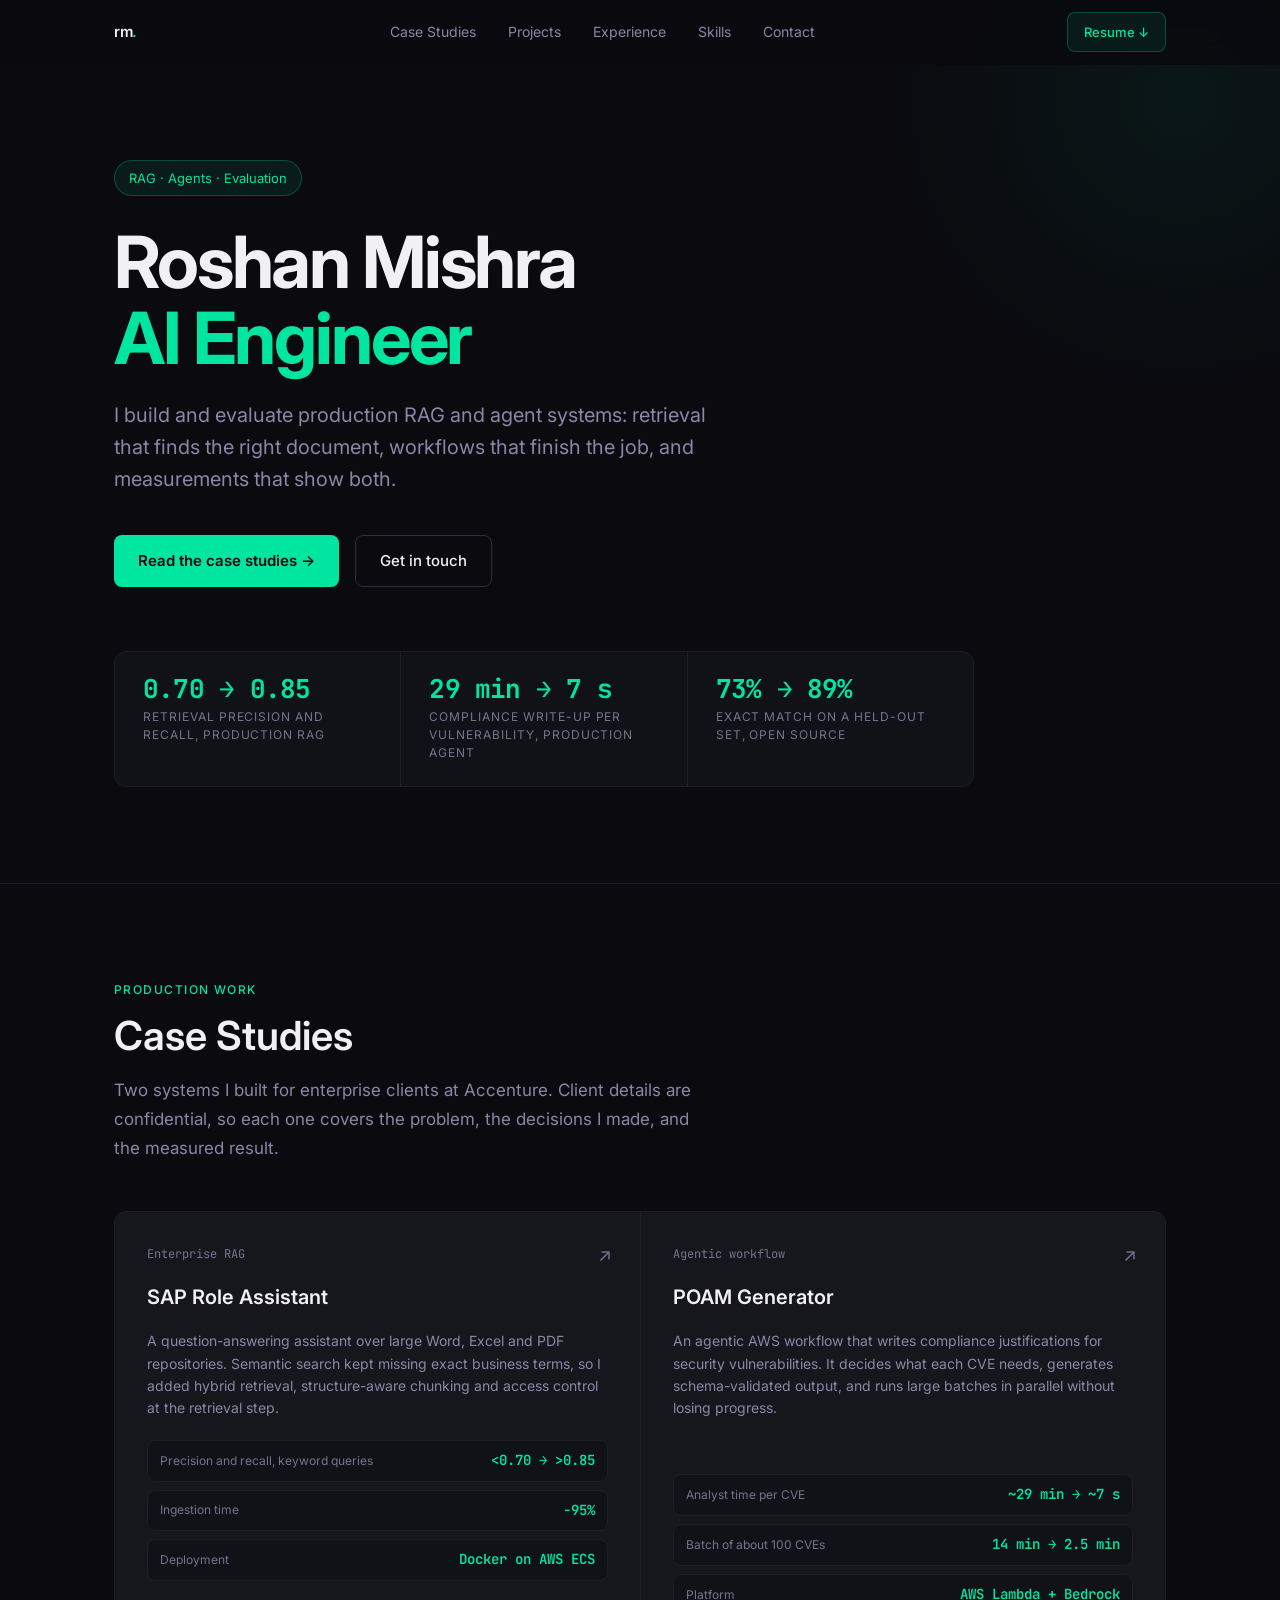
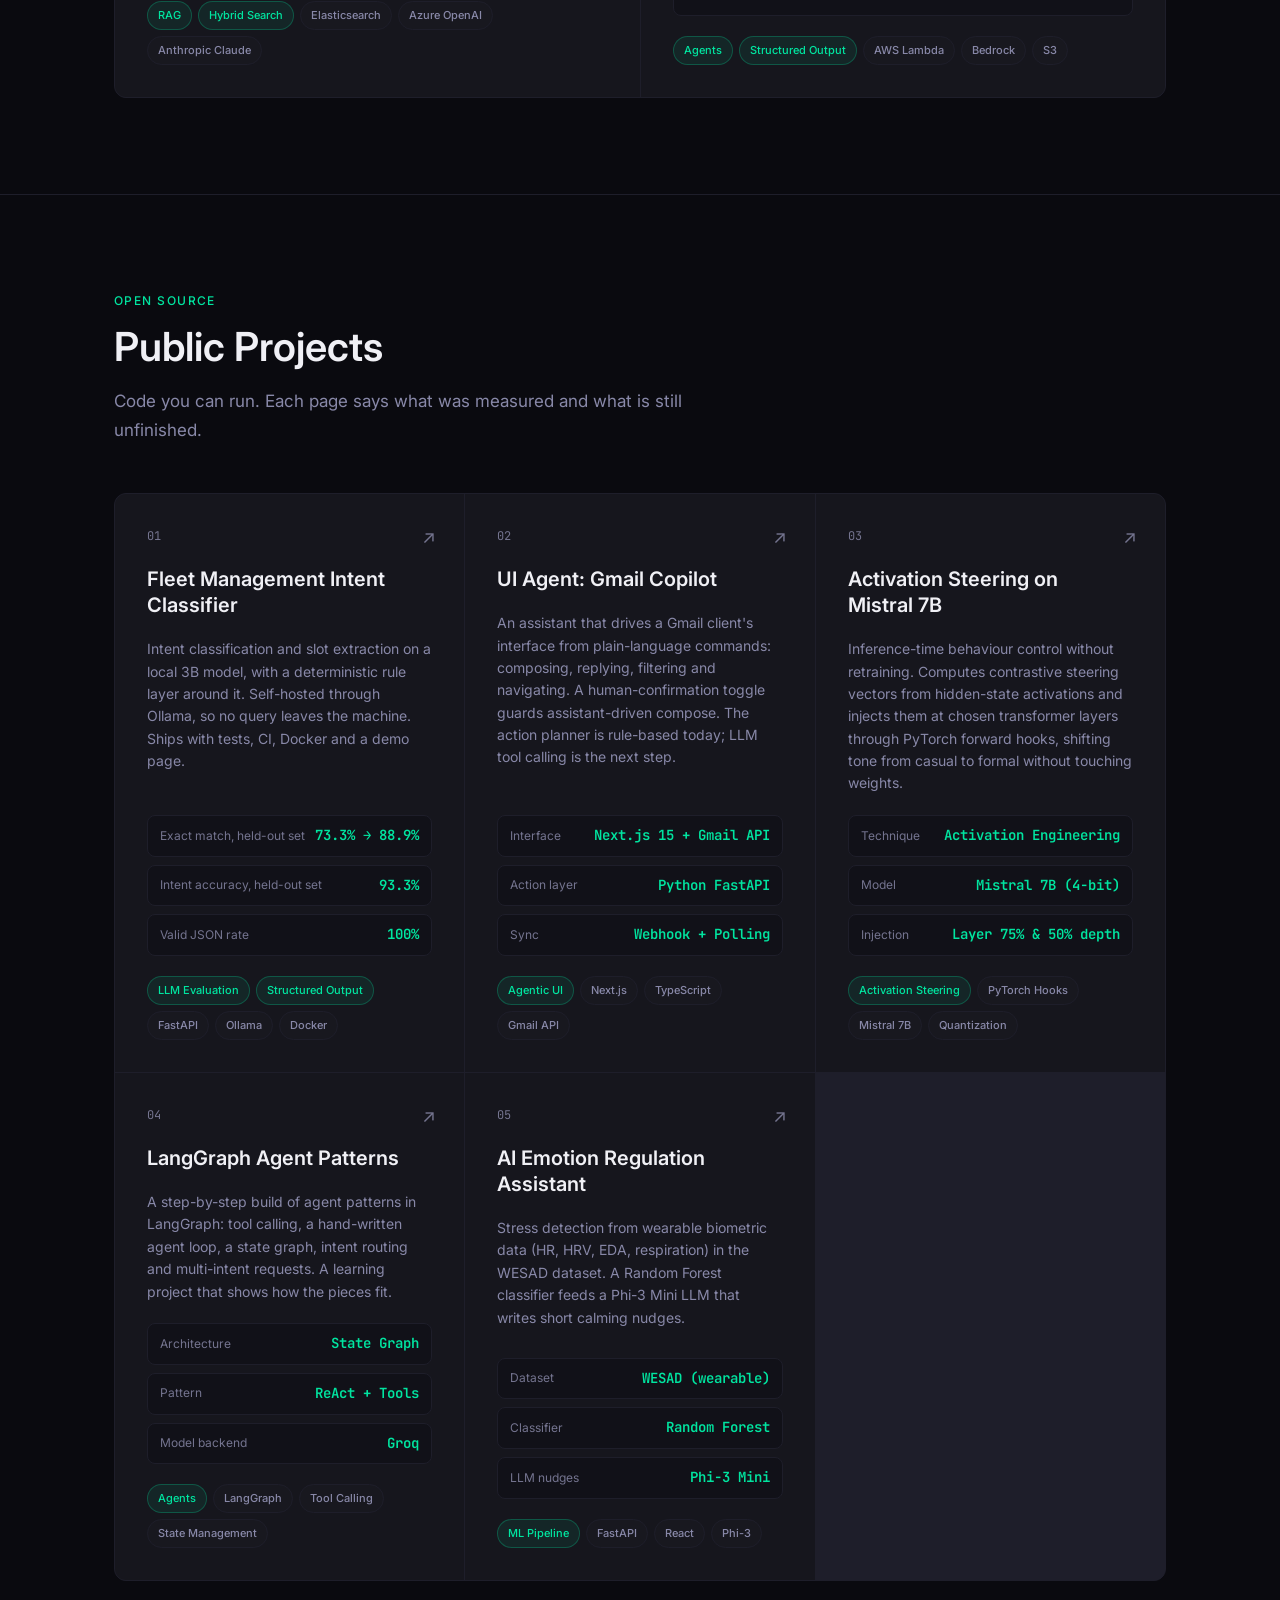
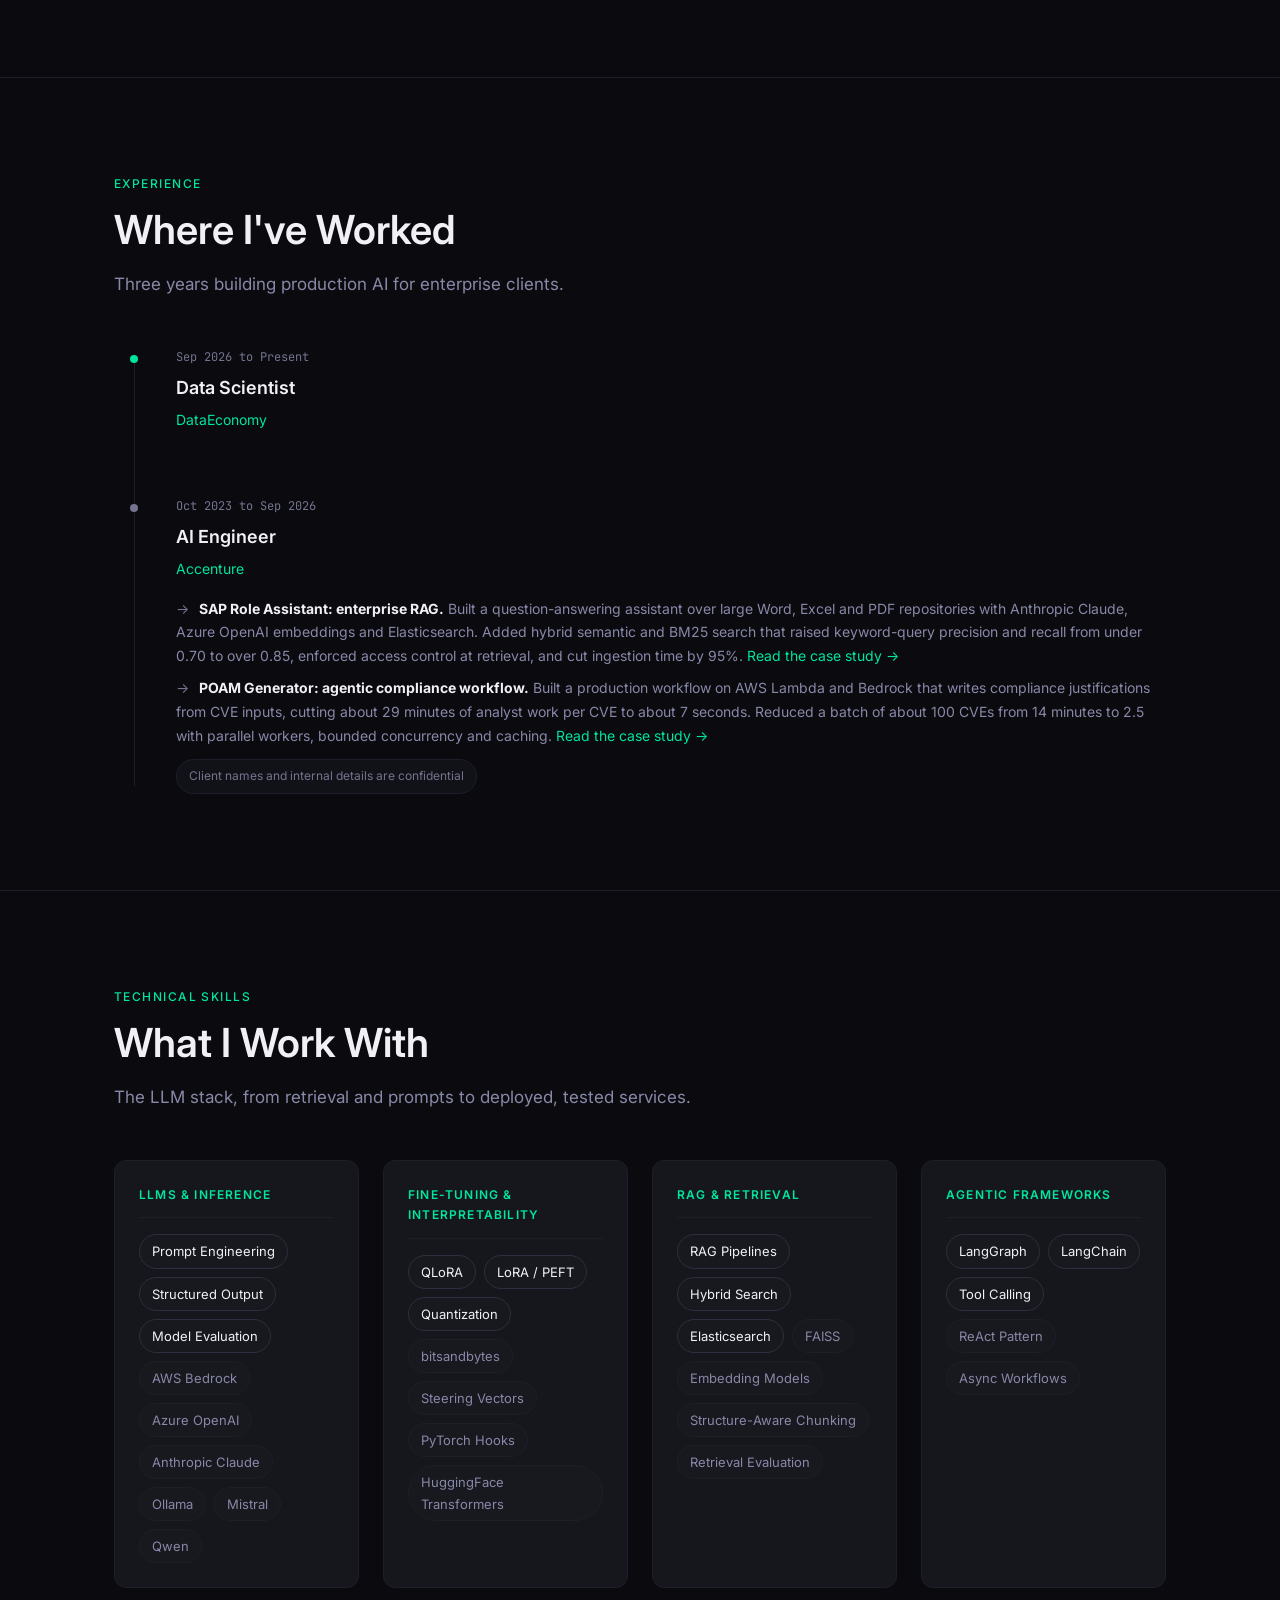
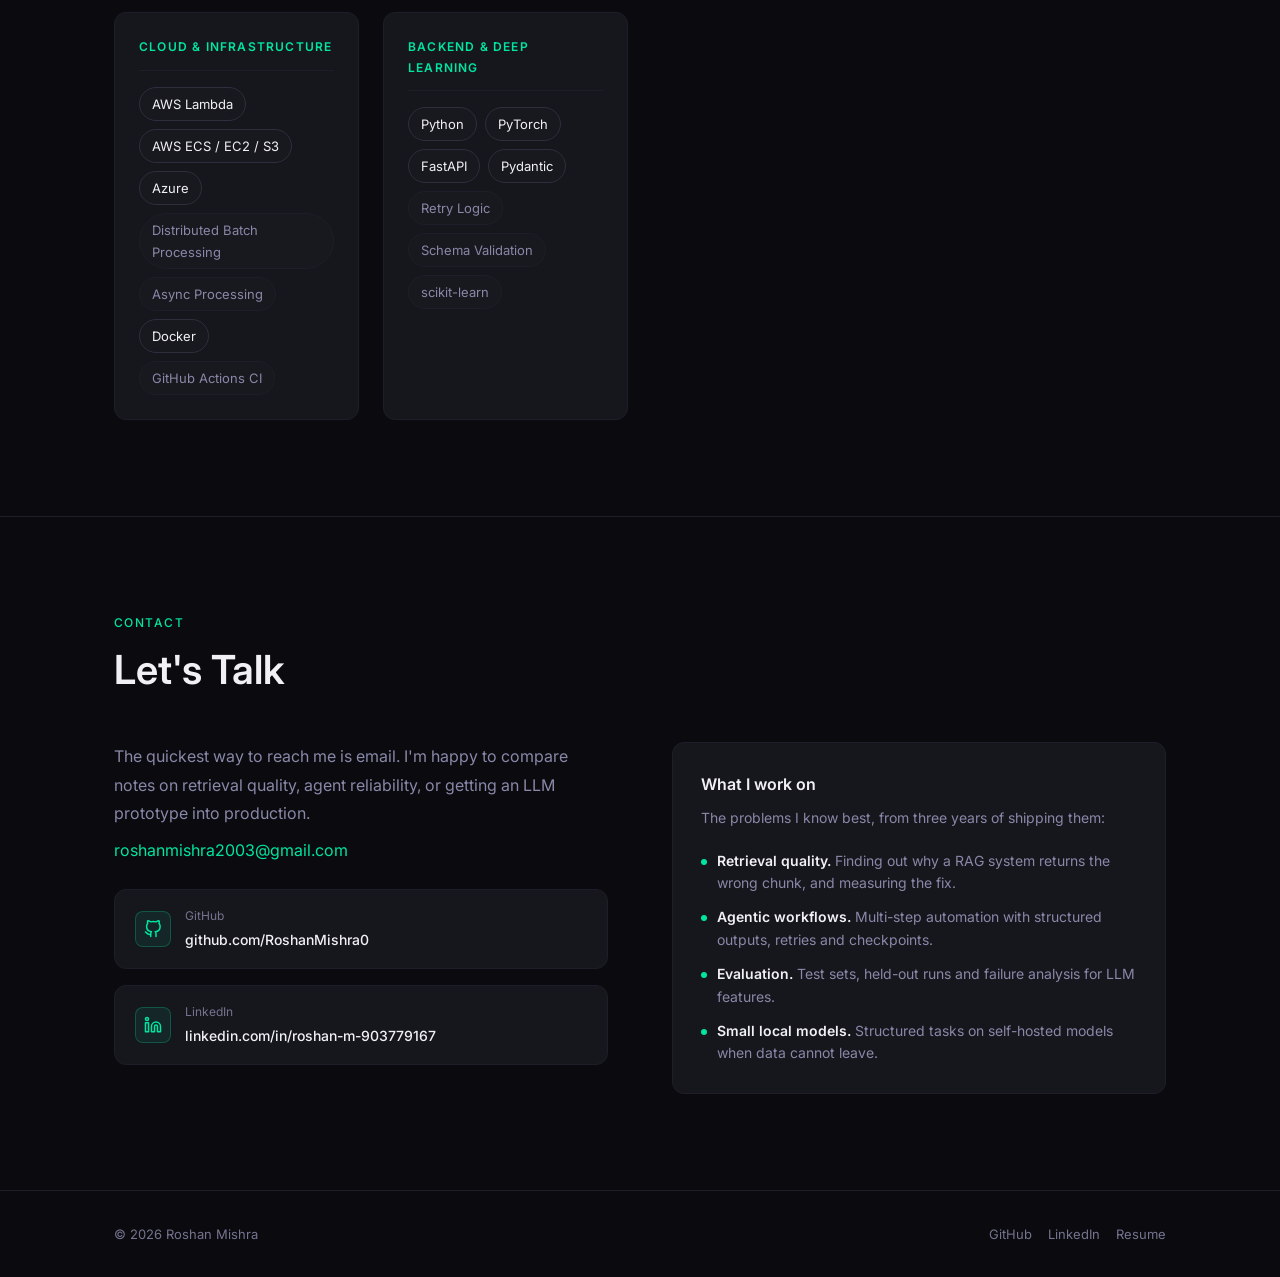
<file: index.html>
<!DOCTYPE html>
<html lang="en">
<head>
  <meta charset="UTF-8" />
  <meta name="viewport" content="width=device-width, initial-scale=1.0" />
  <title>Roshan Mishra | AI Engineer: RAG, Agents, Evaluation</title>
  <meta name="description" content="AI Engineer with three years of production work on RAG and agentic systems. Case studies with measured results: retrieval precision and recall from under 0.70 to over 0.85, and a 29-minute compliance task cut to about 7 seconds." />
  <meta property="og:title" content="Roshan Mishra | AI Engineer" />
  <meta property="og:description" content="Production RAG and agent systems, with the numbers to show they work." />
  <meta property="og:type" content="website" />
  <link rel="preconnect" href="https://fonts.googleapis.com" />
  <link rel="preconnect" href="https://fonts.gstatic.com" crossorigin />
  <link href="https://fonts.googleapis.com/css2?family=Inter:wght@300;400;500;600;700&family=JetBrains+Mono:wght@400;500&display=swap" rel="stylesheet" />
  <link rel="stylesheet" href="style.css" />
</head>
<body>

  <!-- NAV -->
  <nav id="nav">
    <div class="container">
      <div class="nav-inner">
        <a href="#hero" class="nav-logo">rm<span>.</span></a>
        <ul class="nav-links" id="nav-links">
          <li><a href="#case-studies">Case Studies</a></li>
          <li><a href="#projects">Projects</a></li>
          <li><a href="#experience">Experience</a></li>
          <li><a href="#skills">Skills</a></li>
          <li><a href="#contact">Contact</a></li>
        </ul>
        <a href="resume.pdf" class="nav-cta" target="_blank" rel="noopener">Resume ↓</a>
        <button class="nav-mobile-toggle" id="nav-toggle" aria-label="Menu">&#9776;</button>
      </div>
    </div>
  </nav>

  <!-- HERO -->
  <section id="hero">
    <div class="container">
      <div class="hero-badge plain">RAG · Agents · Evaluation</div>
      <h1 class="hero-title">
        Roshan Mishra<br />
        <span class="accent">AI Engineer</span>
      </h1>
      <p class="hero-subtitle">
        I build and evaluate production RAG and agent systems: retrieval that finds the right document, workflows that finish the job, and measurements that show both.
      </p>
      <div class="hero-actions">
        <a href="#case-studies" class="btn-primary">Read the case studies →</a>
        <a href="#contact" class="btn-secondary">Get in touch</a>
      </div>
      <div class="hero-stats">
        <a class="hero-stat" href="case-studies/sap-assistant.html">
          <div class="hero-stat-number">0.70 → 0.85</div>
          <div class="hero-stat-label">Retrieval precision and recall, production RAG</div>
        </a>
        <a class="hero-stat" href="case-studies/poam-automation.html">
          <div class="hero-stat-number">29 min → 7 s</div>
          <div class="hero-stat-label">Compliance write-up per vulnerability, production agent</div>
        </a>
        <a class="hero-stat" href="projects/fleet-classifier.html">
          <div class="hero-stat-number">73% → 89%</div>
          <div class="hero-stat-label">Exact match on a held-out set, open source</div>
        </a>
      </div>
    </div>
  </section>

  <!-- CASE STUDIES -->
  <section id="case-studies" class="section">
    <div class="container">
      <p class="section-label">Production work</p>
      <h2 class="section-title">Case Studies</h2>
      <p class="section-subtitle">Two systems I built for enterprise clients at Accenture. Client details are confidential, so each one covers the problem, the decisions I made, and the measured result.</p>

      <div class="projects-grid">

        <a href="case-studies/sap-assistant.html" class="project-card">
          <div class="project-number">Enterprise RAG</div>
          <div class="project-name">SAP Role Assistant</div>
          <p class="project-desc">A question-answering assistant over large Word, Excel and PDF repositories. Semantic search kept missing exact business terms, so I added hybrid retrieval, structure-aware chunking and access control at the retrieval step.</p>
          <div class="project-metrics">
            <div class="metric-row">
              <span class="metric-label">Precision and recall, keyword queries</span>
              <span class="metric-value">&lt;0.70 → &gt;0.85</span>
            </div>
            <div class="metric-row">
              <span class="metric-label">Ingestion time</span>
              <span class="metric-value">−95%</span>
            </div>
            <div class="metric-row">
              <span class="metric-label">Deployment</span>
              <span class="metric-value">Docker on AWS ECS</span>
            </div>
          </div>
          <div class="project-tags">
            <span class="tag accent">RAG</span>
            <span class="tag accent">Hybrid Search</span>
            <span class="tag">Elasticsearch</span>
            <span class="tag">Azure OpenAI</span>
            <span class="tag">Anthropic Claude</span>
          </div>
        </a>

        <a href="case-studies/poam-automation.html" class="project-card">
          <div class="project-number">Agentic workflow</div>
          <div class="project-name">POAM Generator</div>
          <p class="project-desc">An agentic AWS workflow that writes compliance justifications for security vulnerabilities. It decides what each CVE needs, generates schema-validated output, and runs large batches in parallel without losing progress.</p>
          <div class="project-metrics">
            <div class="metric-row">
              <span class="metric-label">Analyst time per CVE</span>
              <span class="metric-value">~29 min → ~7 s</span>
            </div>
            <div class="metric-row">
              <span class="metric-label">Batch of about 100 CVEs</span>
              <span class="metric-value">14 min → 2.5 min</span>
            </div>
            <div class="metric-row">
              <span class="metric-label">Platform</span>
              <span class="metric-value">AWS Lambda + Bedrock</span>
            </div>
          </div>
          <div class="project-tags">
            <span class="tag accent">Agents</span>
            <span class="tag accent">Structured Output</span>
            <span class="tag">AWS Lambda</span>
            <span class="tag">Bedrock</span>
            <span class="tag">S3</span>
          </div>
        </a>

      </div>
    </div>
  </section>

  <!-- PROJECTS -->
  <section id="projects" class="section">
    <div class="container">
      <p class="section-label">Open source</p>
      <h2 class="section-title">Public Projects</h2>
      <p class="section-subtitle">Code you can run. Each page says what was measured and what is still unfinished.</p>

      <div class="projects-grid">

        <!-- Project 1 -->
        <a href="projects/fleet-classifier.html" class="project-card">
          <div class="project-number">01</div>
          <div class="project-name">Fleet Management Intent Classifier</div>
          <p class="project-desc">Intent classification and slot extraction on a local 3B model, with a deterministic rule layer around it. Self-hosted through Ollama, so no query leaves the machine. Ships with tests, CI, Docker and a demo page.</p>
          <div class="project-metrics">
            <div class="metric-row">
              <span class="metric-label">Exact match, held-out set</span>
              <span class="metric-value">73.3% → 88.9%</span>
            </div>
            <div class="metric-row">
              <span class="metric-label">Intent accuracy, held-out set</span>
              <span class="metric-value">93.3%</span>
            </div>
            <div class="metric-row">
              <span class="metric-label">Valid JSON rate</span>
              <span class="metric-value">100%</span>
            </div>
          </div>
          <div class="project-tags">
            <span class="tag accent">LLM Evaluation</span>
            <span class="tag accent">Structured Output</span>
            <span class="tag">FastAPI</span>
            <span class="tag">Ollama</span>
            <span class="tag">Docker</span>
          </div>
        </a>

        <!-- Project 2 -->
        <a href="projects/ui-agent.html" class="project-card">
          <div class="project-number">02</div>
          <div class="project-name">UI Agent: Gmail Copilot</div>
          <p class="project-desc">An assistant that drives a Gmail client's interface from plain-language commands: composing, replying, filtering and navigating. A human-confirmation toggle guards assistant-driven compose. The action planner is rule-based today; LLM tool calling is the next step.</p>
          <div class="project-metrics">
            <div class="metric-row">
              <span class="metric-label">Interface</span>
              <span class="metric-value">Next.js 15 + Gmail API</span>
            </div>
            <div class="metric-row">
              <span class="metric-label">Action layer</span>
              <span class="metric-value">Python FastAPI</span>
            </div>
            <div class="metric-row">
              <span class="metric-label">Sync</span>
              <span class="metric-value">Webhook + Polling</span>
            </div>
          </div>
          <div class="project-tags">
            <span class="tag accent">Agentic UI</span>
            <span class="tag">Next.js</span>
            <span class="tag">TypeScript</span>
            <span class="tag">Gmail API</span>
          </div>
        </a>

        <!-- Project 3 -->
        <a href="projects/model-steering.html" class="project-card">
          <div class="project-number">03</div>
          <div class="project-name">Activation Steering on Mistral 7B</div>
          <p class="project-desc">Inference-time behaviour control without retraining. Computes contrastive steering vectors from hidden-state activations and injects them at chosen transformer layers through PyTorch forward hooks, shifting tone from casual to formal without touching weights.</p>
          <div class="project-metrics">
            <div class="metric-row">
              <span class="metric-label">Technique</span>
              <span class="metric-value">Activation Engineering</span>
            </div>
            <div class="metric-row">
              <span class="metric-label">Model</span>
              <span class="metric-value">Mistral 7B (4-bit)</span>
            </div>
            <div class="metric-row">
              <span class="metric-label">Injection</span>
              <span class="metric-value">Layer 75% & 50% depth</span>
            </div>
          </div>
          <div class="project-tags">
            <span class="tag accent">Activation Steering</span>
            <span class="tag">PyTorch Hooks</span>
            <span class="tag">Mistral 7B</span>
            <span class="tag">Quantization</span>
          </div>
        </a>

        <!-- Project 4 -->
        <a href="projects/langgraph-agent.html" class="project-card">
          <div class="project-number">04</div>
          <div class="project-name">LangGraph Agent Patterns</div>
          <p class="project-desc">A step-by-step build of agent patterns in LangGraph: tool calling, a hand-written agent loop, a state graph, intent routing and multi-intent requests. A learning project that shows how the pieces fit.</p>
          <div class="project-metrics">
            <div class="metric-row">
              <span class="metric-label">Architecture</span>
              <span class="metric-value">State Graph</span>
            </div>
            <div class="metric-row">
              <span class="metric-label">Pattern</span>
              <span class="metric-value">ReAct + Tools</span>
            </div>
            <div class="metric-row">
              <span class="metric-label">Model backend</span>
              <span class="metric-value">Groq</span>
            </div>
          </div>
          <div class="project-tags">
            <span class="tag accent">Agents</span>
            <span class="tag">LangGraph</span>
            <span class="tag">Tool Calling</span>
            <span class="tag">State Management</span>
          </div>
        </a>

        <!-- Project 5 -->
        <a href="projects/emotion-regulation.html" class="project-card">
          <div class="project-number">05</div>
          <div class="project-name">AI Emotion Regulation Assistant</div>
          <p class="project-desc">Stress detection from wearable biometric data (HR, HRV, EDA, respiration) in the WESAD dataset. A Random Forest classifier feeds a Phi-3 Mini LLM that writes short calming nudges.</p>
          <div class="project-metrics">
            <div class="metric-row">
              <span class="metric-label">Dataset</span>
              <span class="metric-value">WESAD (wearable)</span>
            </div>
            <div class="metric-row">
              <span class="metric-label">Classifier</span>
              <span class="metric-value">Random Forest</span>
            </div>
            <div class="metric-row">
              <span class="metric-label">LLM nudges</span>
              <span class="metric-value">Phi-3 Mini</span>
            </div>
          </div>
          <div class="project-tags">
            <span class="tag accent">ML Pipeline</span>
            <span class="tag">FastAPI</span>
            <span class="tag">React</span>
            <span class="tag">Phi-3</span>
          </div>
        </a>

      </div>
    </div>
  </section>

  <!-- EXPERIENCE -->
  <section id="experience" class="section">
    <div class="container">
      <p class="section-label">Experience</p>
      <h2 class="section-title">Where I've Worked</h2>
      <p class="section-subtitle">Three years building production AI for enterprise clients.</p>

      <div class="timeline">

        <div class="timeline-item">
          <div class="timeline-dot"></div>
          <div class="timeline-content">
            <div class="timeline-period">Sep 2026 to Present</div>
            <div class="timeline-role">Data Scientist</div>
            <div class="timeline-company">DataEconomy</div>
          </div>
        </div>

        <div class="timeline-item">
          <div class="timeline-dot muted"></div>
          <div class="timeline-content">
            <div class="timeline-period">Oct 2023 to Sep 2026</div>
            <div class="timeline-role">AI Engineer</div>
            <div class="timeline-company">Accenture</div>
            <div class="timeline-body">
              <ul>
                <li><strong style="color:var(--text-primary)">SAP Role Assistant: enterprise RAG.</strong> Built a question-answering assistant over large Word, Excel and PDF repositories with Anthropic Claude, Azure OpenAI embeddings and Elasticsearch. Added hybrid semantic and BM25 search that raised keyword-query precision and recall from under 0.70 to over 0.85, enforced access control at retrieval, and cut ingestion time by 95%. <a href="case-studies/sap-assistant.html">Read the case study →</a></li>
                <li><strong style="color:var(--text-primary)">POAM Generator: agentic compliance workflow.</strong> Built a production workflow on AWS Lambda and Bedrock that writes compliance justifications from CVE inputs, cutting about 29 minutes of analyst work per CVE to about 7 seconds. Reduced a batch of about 100 CVEs from 14 minutes to 2.5 with parallel workers, bounded concurrency and caching. <a href="case-studies/poam-automation.html">Read the case study →</a></li>
              </ul>
            </div>
            <div class="confidential-note">Client names and internal details are confidential</div>
          </div>
        </div>

      </div>
    </div>
  </section>

  <!-- SKILLS -->
  <section id="skills" class="section">
    <div class="container">
      <p class="section-label">Technical Skills</p>
      <h2 class="section-title">What I Work With</h2>
      <p class="section-subtitle">The LLM stack, from retrieval and prompts to deployed, tested services.</p>

      <div class="skills-grid">

        <div class="skill-group">
          <div class="skill-group-title">LLMs & Inference</div>
          <div class="skill-tags">
            <span class="skill-tag strong">Prompt Engineering</span>
            <span class="skill-tag strong">Structured Output</span>
            <span class="skill-tag strong">Model Evaluation</span>
            <span class="skill-tag">AWS Bedrock</span>
            <span class="skill-tag">Azure OpenAI</span>
            <span class="skill-tag">Anthropic Claude</span>
            <span class="skill-tag">Ollama</span>
            <span class="skill-tag">Mistral</span>
            <span class="skill-tag">Qwen</span>
          </div>
        </div>

        <div class="skill-group">
          <div class="skill-group-title">Fine-Tuning & Interpretability</div>
          <div class="skill-tags">
            <span class="skill-tag strong">QLoRA</span>
            <span class="skill-tag strong">LoRA / PEFT</span>
            <span class="skill-tag strong">Quantization</span>
            <span class="skill-tag">bitsandbytes</span>
            <span class="skill-tag">Steering Vectors</span>
            <span class="skill-tag">PyTorch Hooks</span>
            <span class="skill-tag">HuggingFace Transformers</span>
          </div>
        </div>

        <div class="skill-group">
          <div class="skill-group-title">RAG & Retrieval</div>
          <div class="skill-tags">
            <span class="skill-tag strong">RAG Pipelines</span>
            <span class="skill-tag strong">Hybrid Search</span>
            <span class="skill-tag strong">Elasticsearch</span>
            <span class="skill-tag">FAISS</span>
            <span class="skill-tag">Embedding Models</span>
            <span class="skill-tag">Structure-Aware Chunking</span>
            <span class="skill-tag">Retrieval Evaluation</span>
          </div>
        </div>

        <div class="skill-group">
          <div class="skill-group-title">Agentic Frameworks</div>
          <div class="skill-tags">
            <span class="skill-tag strong">LangGraph</span>
            <span class="skill-tag strong">LangChain</span>
            <span class="skill-tag strong">Tool Calling</span>
            <span class="skill-tag">ReAct Pattern</span>
            <span class="skill-tag">Async Workflows</span>
          </div>
        </div>

        <div class="skill-group">
          <div class="skill-group-title">Cloud & Infrastructure</div>
          <div class="skill-tags">
            <span class="skill-tag strong">AWS Lambda</span>
            <span class="skill-tag strong">AWS ECS / EC2 / S3</span>
            <span class="skill-tag strong">Azure</span>
            <span class="skill-tag">Distributed Batch Processing</span>
            <span class="skill-tag">Async Processing</span>
            <span class="skill-tag strong">Docker</span>
            <span class="skill-tag">GitHub Actions CI</span>
          </div>
        </div>

        <div class="skill-group">
          <div class="skill-group-title">Backend & Deep Learning</div>
          <div class="skill-tags">
            <span class="skill-tag strong">Python</span>
            <span class="skill-tag strong">PyTorch</span>
            <span class="skill-tag strong">FastAPI</span>
            <span class="skill-tag strong">Pydantic</span>
            <span class="skill-tag">Retry Logic</span>
            <span class="skill-tag">Schema Validation</span>
            <span class="skill-tag">scikit-learn</span>
          </div>
        </div>

      </div>
    </div>
  </section>

  <!-- CONTACT -->
  <section id="contact" class="section">
    <div class="container">
      <p class="section-label">Contact</p>
      <h2 class="section-title">Let's Talk</h2>

      <div class="contact-grid">
        <div>
          <p style="color: var(--text-secondary); font-size: 16px; line-height: 1.8; margin-bottom: 8px;">
            The quickest way to reach me is email. I'm happy to compare notes on retrieval quality, agent reliability, or getting an LLM prototype into production.
          </p>
          <p style="color: var(--text-secondary); font-size: 16px; line-height: 1.8; margin-bottom: 24px;">
            <a href="mailto:roshanmishra2003@gmail.com" style="color: var(--accent);">roshanmishra2003@gmail.com</a>
          </p>
          <div class="contact-links">
            <a href="https://github.com/RoshanMishra0" class="contact-link" target="_blank" rel="noopener">
              <div class="contact-link-icon">
                <svg width="18" height="18" viewBox="0 0 24 24" fill="none" stroke="currentColor" stroke-width="2" stroke-linecap="round" stroke-linejoin="round" style="color: var(--accent)"><path d="M9 19c-5 1.5-5-2.5-7-3m14 6v-3.87a3.37 3.37 0 0 0-.94-2.61c3.14-.35 6.44-1.54 6.44-7A5.44 5.44 0 0 0 20 4.77 5.07 5.07 0 0 0 19.91 1S18.73.65 16 2.48a13.38 13.38 0 0 0-7 0C6.27.65 5.09 1 5.09 1A5.07 5.07 0 0 0 5 4.77a5.44 5.44 0 0 0-1.5 3.78c0 5.42 3.3 6.61 6.44 7A3.37 3.37 0 0 0 9 18.13V22"/></svg>
              </div>
              <div class="contact-link-text">
                <span class="contact-link-label">GitHub</span>
                <span class="contact-link-value">github.com/RoshanMishra0</span>
              </div>
            </a>
            <a href="https://www.linkedin.com/in/roshan-m-903779167/" class="contact-link" target="_blank" rel="noopener">
              <div class="contact-link-icon">
                <svg width="18" height="18" viewBox="0 0 24 24" fill="none" stroke="currentColor" stroke-width="2" stroke-linecap="round" stroke-linejoin="round" style="color: var(--accent)"><path d="M16 8a6 6 0 0 1 6 6v7h-4v-7a2 2 0 0 0-2-2 2 2 0 0 0-2 2v7h-4v-7a6 6 0 0 1 6-6z"/><rect x="2" y="9" width="4" height="12"/><circle cx="4" cy="4" r="2"/></svg>
              </div>
              <div class="contact-link-text">
                <span class="contact-link-label">LinkedIn</span>
                <span class="contact-link-value">linkedin.com/in/roshan-m-903779167</span>
              </div>
            </a>
          </div>
        </div>

        <div>
          <div class="availability-card">
            <div class="availability-title">What I work on</div>
            <p class="availability-body">
              The problems I know best, from three years of shipping them:
            </p>
            <ul class="focus-list">
              <li><strong>Retrieval quality.</strong> Finding out why a RAG system returns the wrong chunk, and measuring the fix.</li>
              <li><strong>Agentic workflows.</strong> Multi-step automation with structured outputs, retries and checkpoints.</li>
              <li><strong>Evaluation.</strong> Test sets, held-out runs and failure analysis for LLM features.</li>
              <li><strong>Small local models.</strong> Structured tasks on self-hosted models when data cannot leave.</li>
            </ul>
          </div>
        </div>
      </div>
    </div>
  </section>

  <!-- FOOTER -->
  <footer>
    <div class="container">
      <div class="footer-inner">
        <span class="footer-copy">© 2026 Roshan Mishra</span>
        <div style="display:flex; gap:16px;">
          <a href="https://github.com/RoshanMishra0" style="color: var(--text-muted); font-size: 13px;" target="_blank" rel="noopener">GitHub</a>
          <a href="https://www.linkedin.com/in/roshan-m-903779167/" style="color: var(--text-muted); font-size: 13px;" target="_blank" rel="noopener">LinkedIn</a>
          <a href="resume.pdf" style="color: var(--text-muted); font-size: 13px;" target="_blank" rel="noopener">Resume</a>
        </div>
      </div>
    </div>
  </footer>

  <script src="app.js"></script>
</body>
</html>
</file>
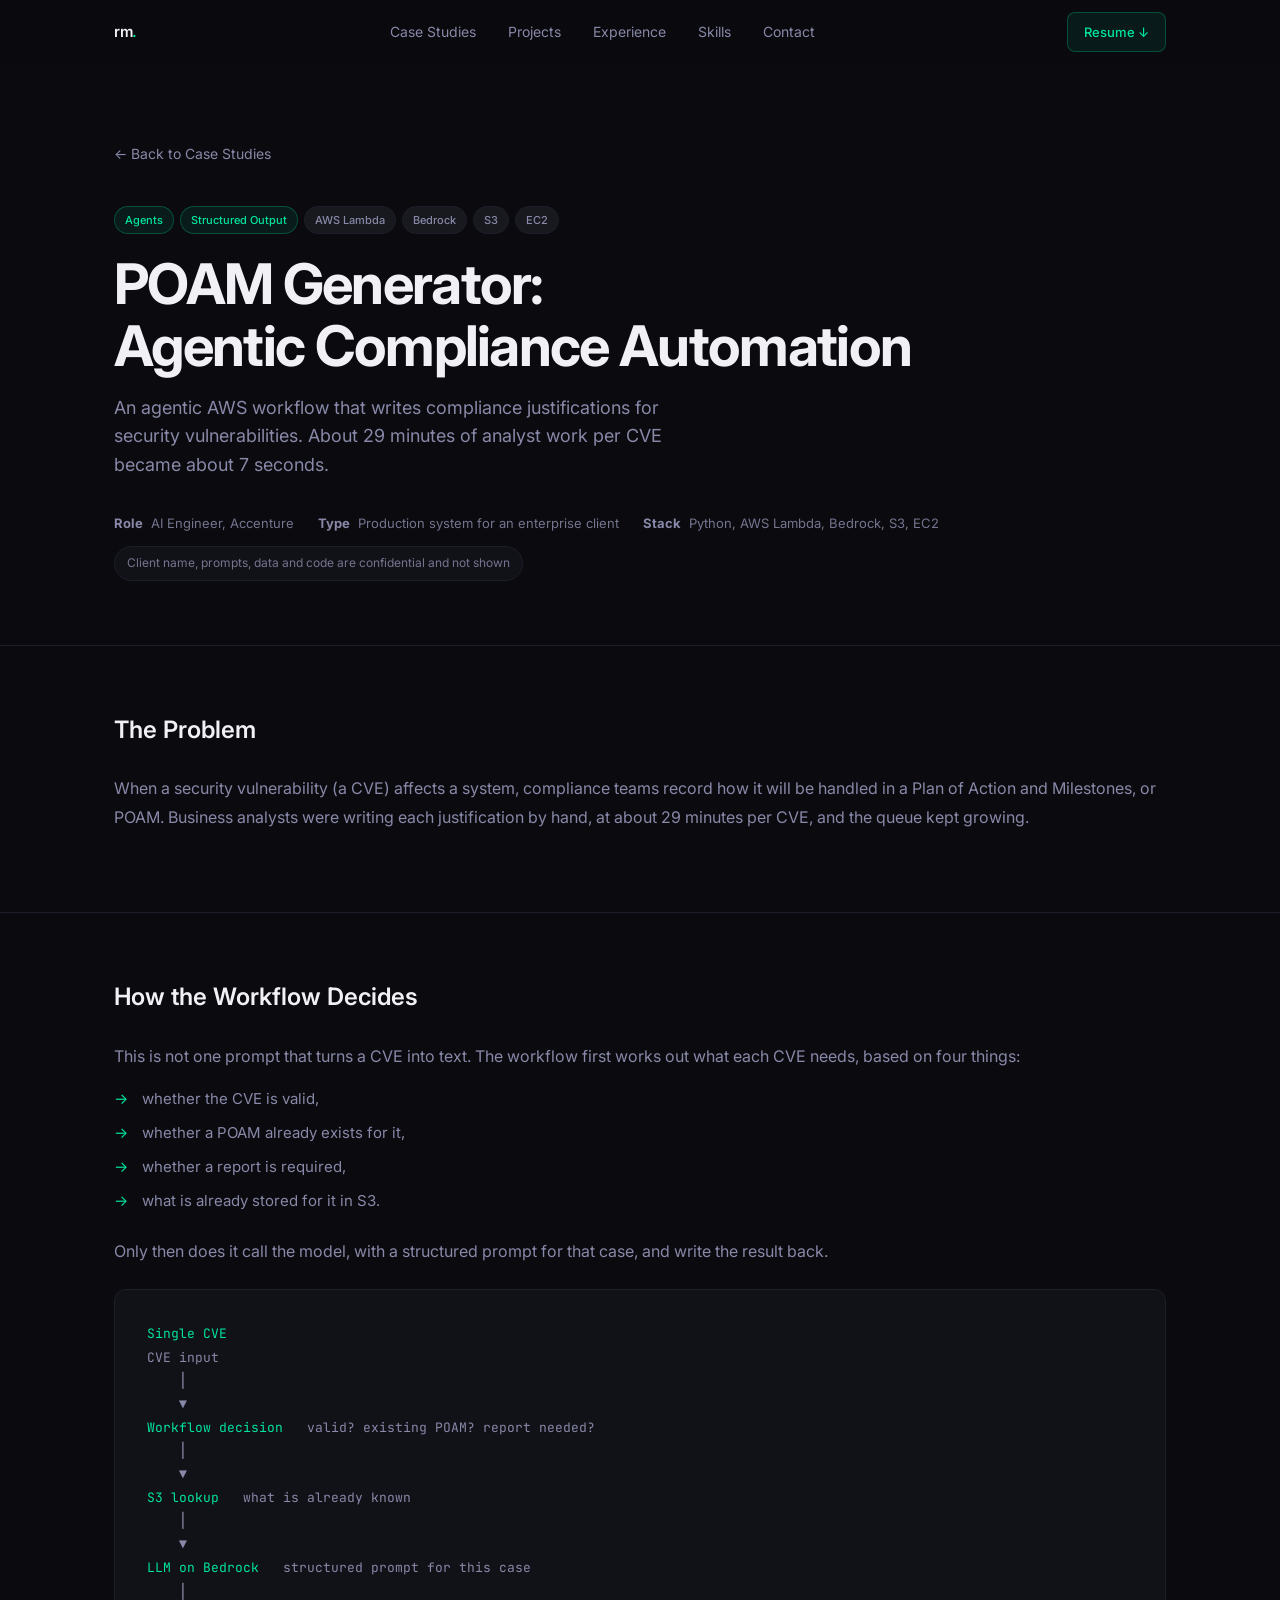
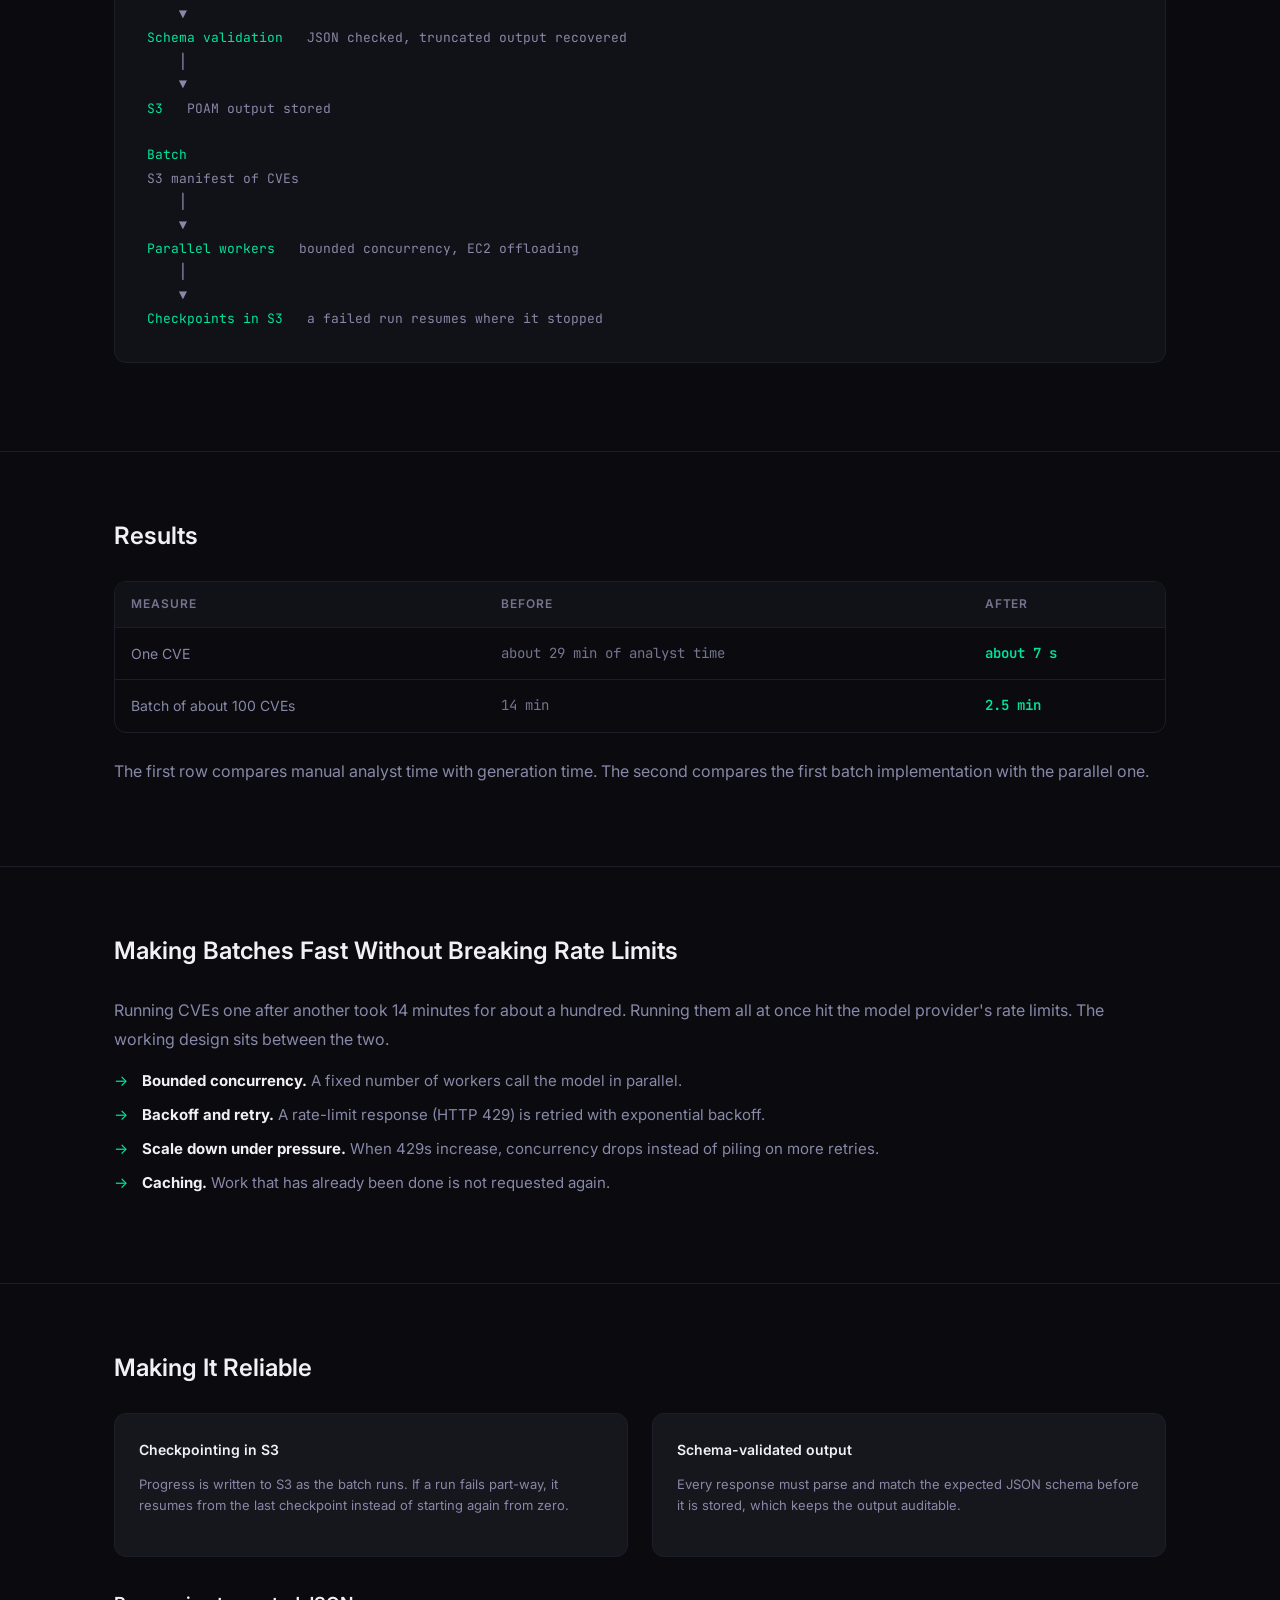
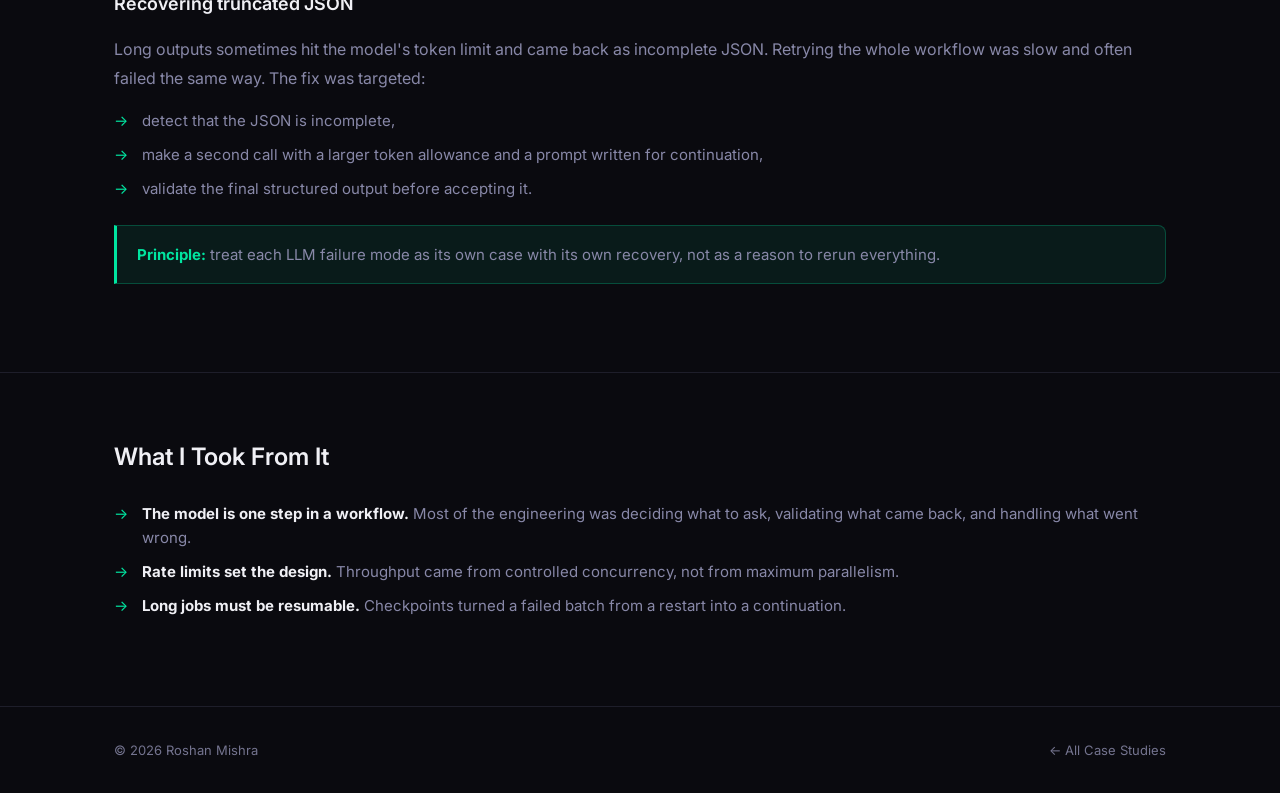
<file: case-studies/poam-automation.html>
<!DOCTYPE html>
<html lang="en">
<head>
  <meta charset="UTF-8" />
  <meta name="viewport" content="width=device-width, initial-scale=1.0" />
  <title>POAM Generator: Agentic Compliance Automation | Roshan Mishra</title>
  <meta name="description" content="Case study: an agentic AWS workflow that cut about 29 minutes of analyst work per CVE to about 7 seconds." />
  <link rel="preconnect" href="https://fonts.googleapis.com" />
  <link rel="preconnect" href="https://fonts.gstatic.com" crossorigin />
  <link href="https://fonts.googleapis.com/css2?family=Inter:wght@300;400;500;600;700&family=JetBrains+Mono:wght@400;500&display=swap" rel="stylesheet" />
  <link rel="stylesheet" href="../style.css" />
</head>
<body>

  <nav id="nav">
    <div class="container">
      <div class="nav-inner">
        <a href="../index.html" class="nav-logo">rm<span>.</span></a>
        <ul class="nav-links">
          <li><a href="../index.html#case-studies">Case Studies</a></li>
          <li><a href="../index.html#projects">Projects</a></li>
          <li><a href="../index.html#experience">Experience</a></li>
          <li><a href="../index.html#skills">Skills</a></li>
          <li><a href="../index.html#contact">Contact</a></li>
        </ul>
        <a href="../resume.pdf" class="nav-cta" target="_blank" rel="noopener">Resume ↓</a>
        <button class="nav-mobile-toggle" id="nav-toggle" aria-label="Menu">&#9776;</button>
      </div>
    </div>
  </nav>

  <div class="project-detail-header">
    <div class="container">
      <a href="../index.html#case-studies" class="back-link">← Back to Case Studies</a>
      <div class="project-tags" style="margin-bottom: 20px;">
        <span class="tag accent">Agents</span>
        <span class="tag accent">Structured Output</span>
        <span class="tag">AWS Lambda</span>
        <span class="tag">Bedrock</span>
        <span class="tag">S3</span>
        <span class="tag">EC2</span>
      </div>
      <h1 class="project-detail-title">POAM Generator:<br />Agentic Compliance Automation</h1>
      <p class="project-detail-subtitle">An agentic AWS workflow that writes compliance justifications for security vulnerabilities. About 29 minutes of analyst work per CVE became about 7 seconds.</p>
      <div class="project-meta-row">
        <div class="project-meta-item"><strong>Role</strong> AI Engineer, Accenture</div>
        <div class="project-meta-item"><strong>Type</strong> Production system for an enterprise client</div>
        <div class="project-meta-item"><strong>Stack</strong> Python, AWS Lambda, Bedrock, S3, EC2</div>
      </div>
      <div class="confidential-note">Client name, prompts, data and code are confidential and not shown</div>
    </div>
  </div>

  <div class="content-section">
    <div class="container">
      <h2>The Problem</h2>
      <p>When a security vulnerability (a CVE) affects a system, compliance teams record how it will be handled in a Plan of Action and Milestones, or POAM. Business analysts were writing each justification by hand, at about 29 minutes per CVE, and the queue kept growing.</p>
    </div>
  </div>

  <div class="content-section">
    <div class="container">
      <h2>How the Workflow Decides</h2>
      <p>This is not one prompt that turns a CVE into text. The workflow first works out what each CVE needs, based on four things:</p>
      <ul>
        <li>whether the CVE is valid,</li>
        <li>whether a POAM already exists for it,</li>
        <li>whether a report is required,</li>
        <li>what is already stored for it in S3.</li>
      </ul>
      <p>Only then does it call the model, with a structured prompt for that case, and write the result back.</p>

      <div class="arch-diagram"><span class="arch-accent">Single CVE</span>
CVE input
    │
    ▼
<span class="arch-accent">Workflow decision</span>   valid? existing POAM? report needed?
    │
    ▼
<span class="arch-accent">S3 lookup</span>   what is already known
    │
    ▼
<span class="arch-accent">LLM on Bedrock</span>   structured prompt for this case
    │
    ▼
<span class="arch-accent">Schema validation</span>   JSON checked, truncated output recovered
    │
    ▼
<span class="arch-accent">S3</span>   POAM output stored

<span class="arch-accent">Batch</span>
S3 manifest of CVEs
    │
    ▼
<span class="arch-accent">Parallel workers</span>   bounded concurrency, EC2 offloading
    │
    ▼
<span class="arch-accent">Checkpoints in S3</span>   a failed run resumes where it stopped</div>
    </div>
  </div>

  <div class="content-section">
    <div class="container">
      <h2>Results</h2>
      <table class="metrics-table">
        <thead>
          <tr><th>Measure</th><th>Before</th><th>After</th></tr>
        </thead>
        <tbody>
          <tr><td>One CVE</td><td class="loser">about 29 min of analyst time</td><td class="winner">about 7 s</td></tr>
          <tr><td>Batch of about 100 CVEs</td><td class="loser">14 min</td><td class="winner">2.5 min</td></tr>
        </tbody>
      </table>
      <p class="note-small">The first row compares manual analyst time with generation time. The second compares the first batch implementation with the parallel one.</p>
    </div>
  </div>

  <div class="content-section">
    <div class="container">
      <h2>Making Batches Fast Without Breaking Rate Limits</h2>
      <p>Running CVEs one after another took 14 minutes for about a hundred. Running them all at once hit the model provider's rate limits. The working design sits between the two.</p>
      <ul>
        <li><strong style="color: var(--text-primary);">Bounded concurrency.</strong> A fixed number of workers call the model in parallel.</li>
        <li><strong style="color: var(--text-primary);">Backoff and retry.</strong> A rate-limit response (HTTP 429) is retried with exponential backoff.</li>
        <li><strong style="color: var(--text-primary);">Scale down under pressure.</strong> When 429s increase, concurrency drops instead of piling on more retries.</li>
        <li><strong style="color: var(--text-primary);">Caching.</strong> Work that has already been done is not requested again.</li>
      </ul>
    </div>
  </div>

  <div class="content-section">
    <div class="container">
      <h2>Making It Reliable</h2>
      <div class="two-col">
        <div class="info-card">
          <h4>Checkpointing in S3</h4>
          <p>Progress is written to S3 as the batch runs. If a run fails part-way, it resumes from the last checkpoint instead of starting again from zero.</p>
        </div>
        <div class="info-card">
          <h4>Schema-validated output</h4>
          <p>Every response must parse and match the expected JSON schema before it is stored, which keeps the output auditable.</p>
        </div>
      </div>

      <h3>Recovering truncated JSON</h3>
      <p>Long outputs sometimes hit the model's token limit and came back as incomplete JSON. Retrying the whole workflow was slow and often failed the same way. The fix was targeted:</p>
      <ul>
        <li>detect that the JSON is incomplete,</li>
        <li>make a second call with a larger token allowance and a prompt written for continuation,</li>
        <li>validate the final structured output before accepting it.</li>
      </ul>
      <div class="callout">
        <strong>Principle:</strong> treat each LLM failure mode as its own case with its own recovery, not as a reason to rerun everything.
      </div>
    </div>
  </div>

  <div class="content-section">
    <div class="container">
      <h2>What I Took From It</h2>
      <ul>
        <li><strong style="color: var(--text-primary);">The model is one step in a workflow.</strong> Most of the engineering was deciding what to ask, validating what came back, and handling what went wrong.</li>
        <li><strong style="color: var(--text-primary);">Rate limits set the design.</strong> Throughput came from controlled concurrency, not from maximum parallelism.</li>
        <li><strong style="color: var(--text-primary);">Long jobs must be resumable.</strong> Checkpoints turned a failed batch from a restart into a continuation.</li>
      </ul>
    </div>
  </div>

  <footer>
    <div class="container">
      <div class="footer-inner">
        <span class="footer-copy">© 2026 Roshan Mishra</span>
        <a href="../index.html#case-studies" style="color: var(--text-muted); font-size: 13px;">← All Case Studies</a>
      </div>
    </div>
  </footer>

  <script src="../app.js"></script>
</body>
</html>
</file>
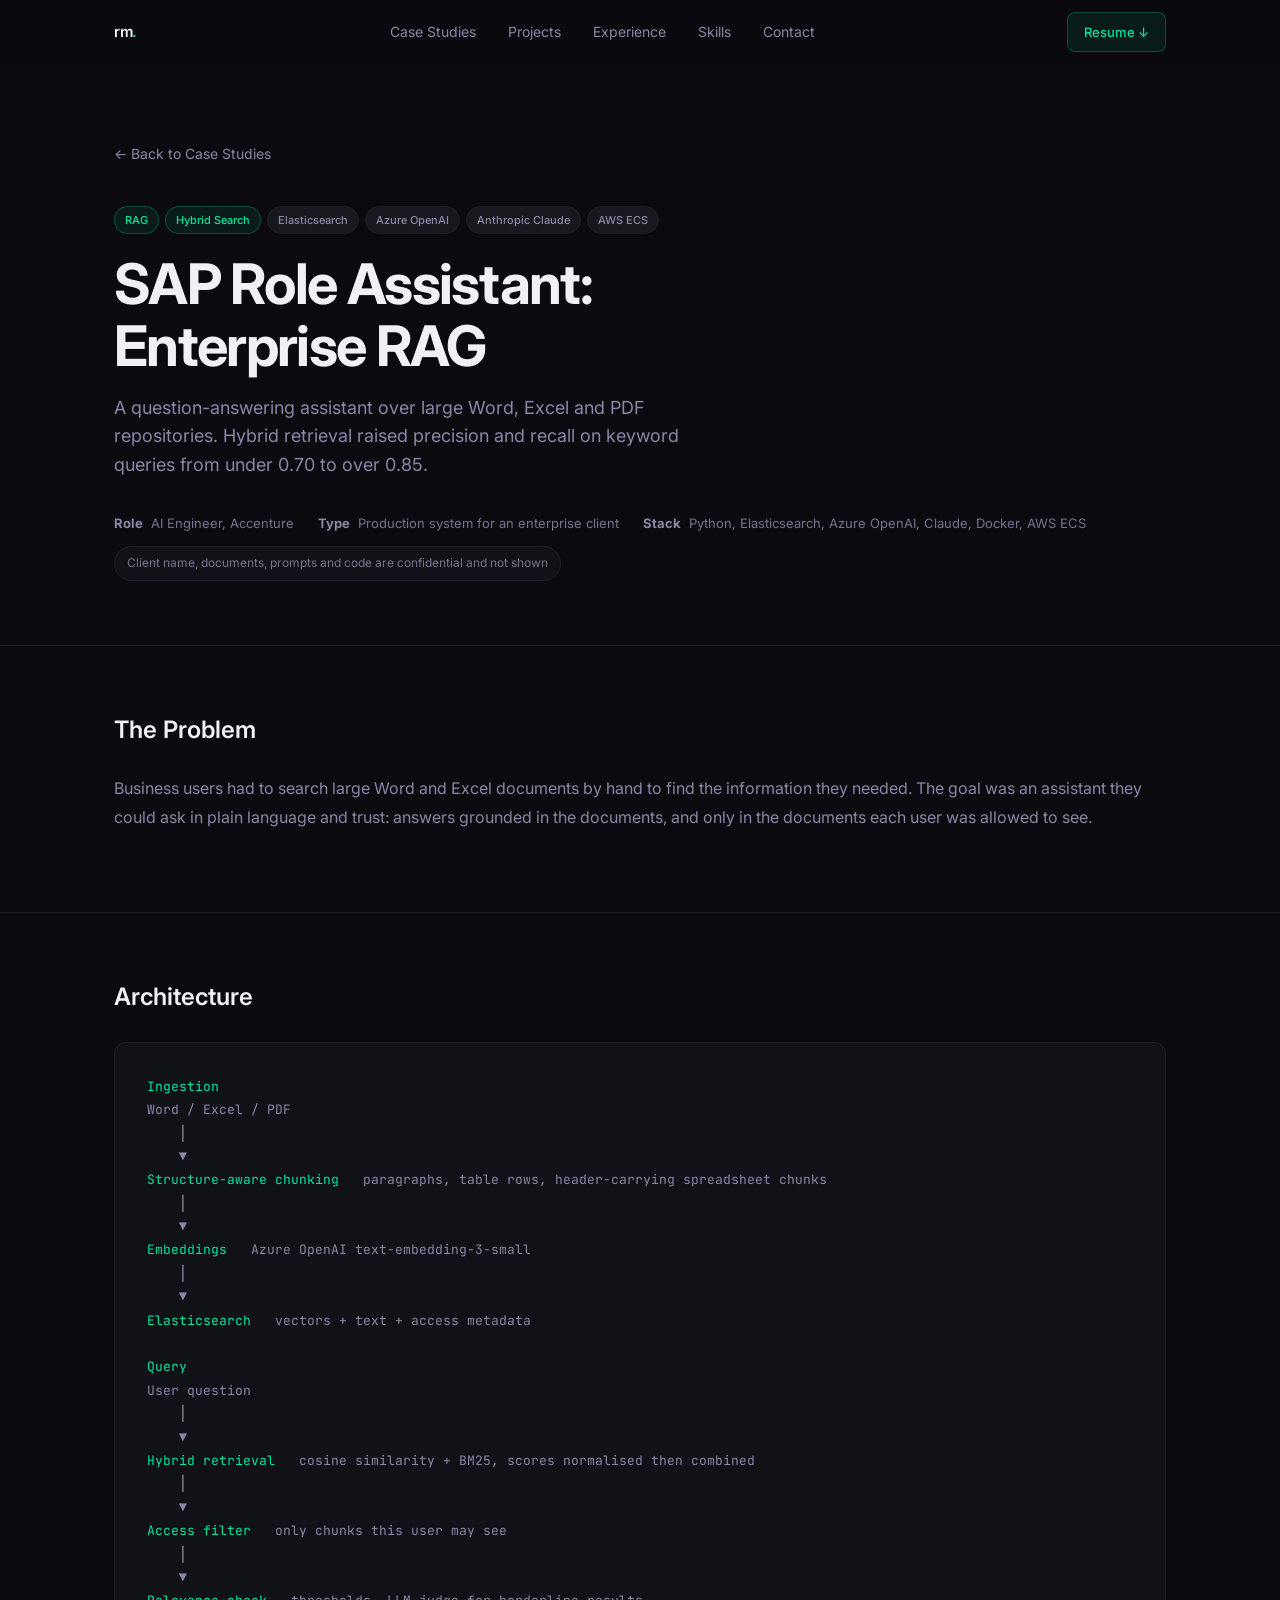
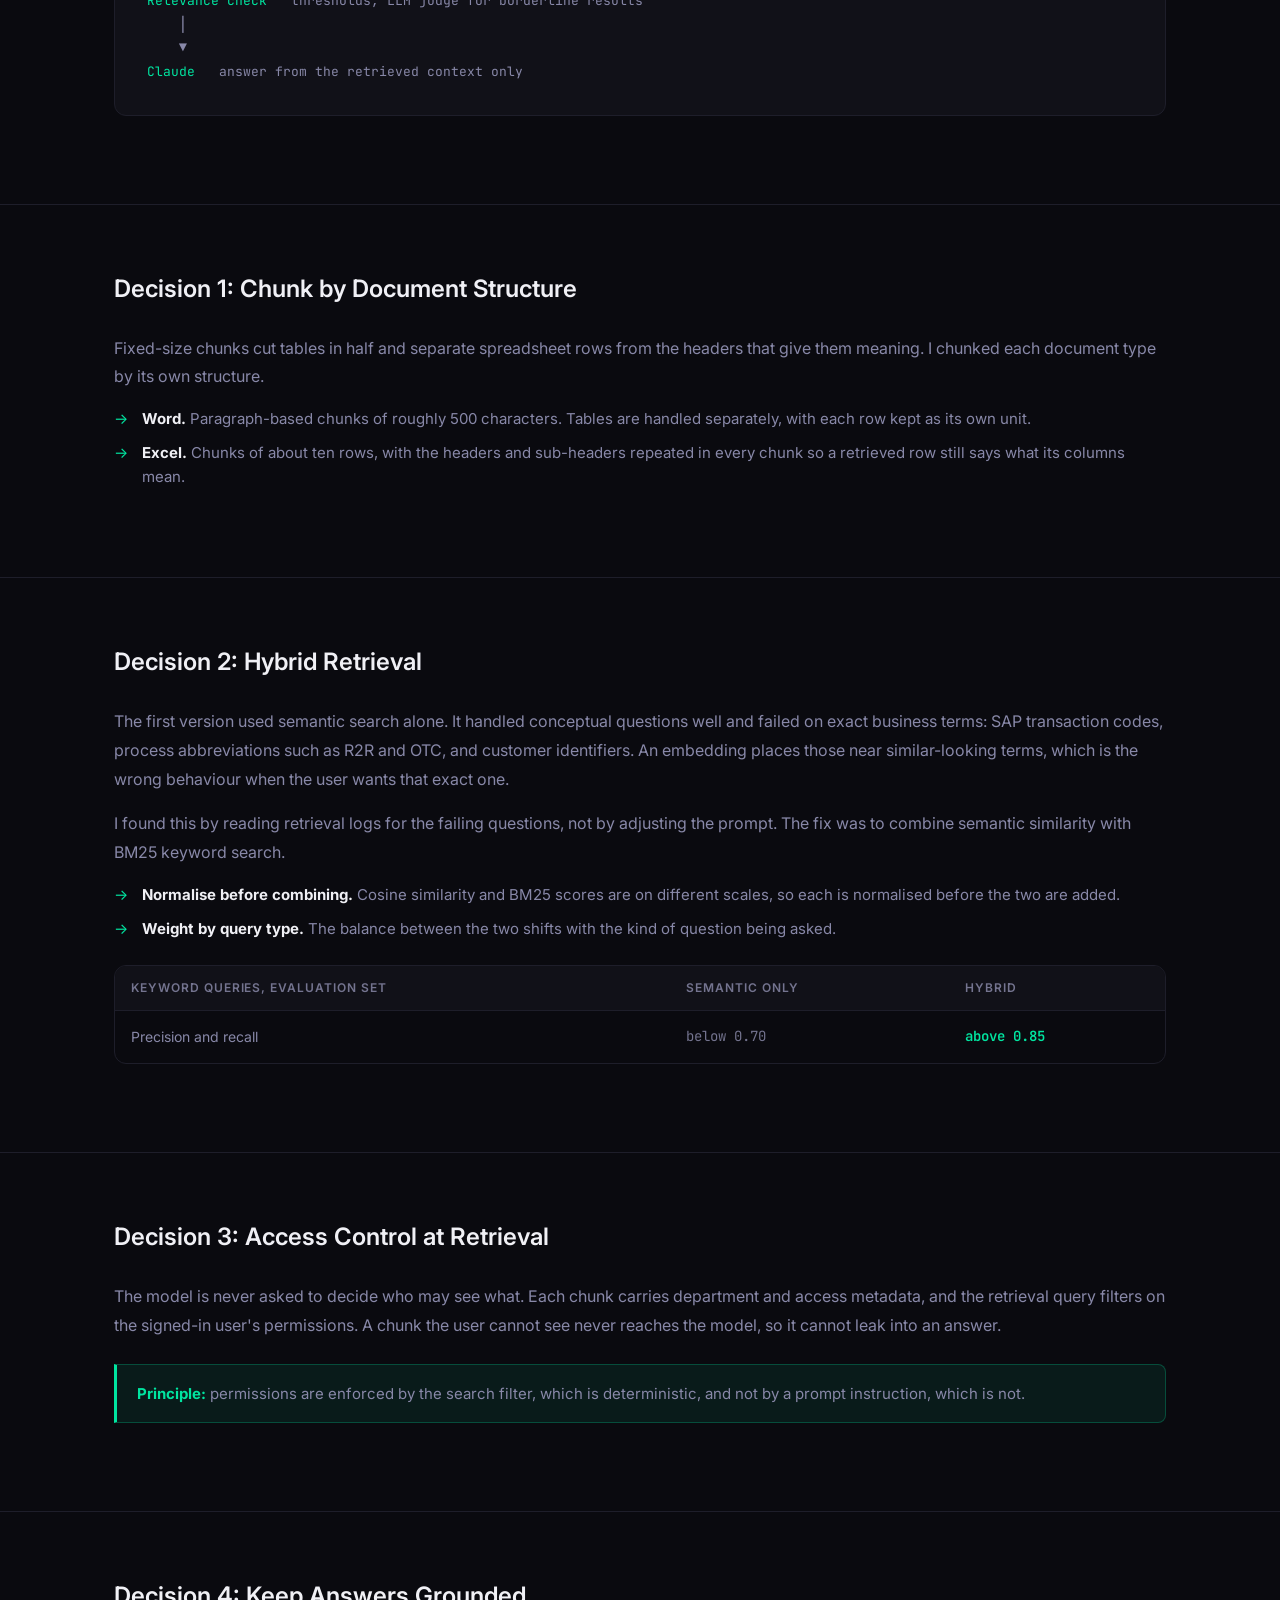
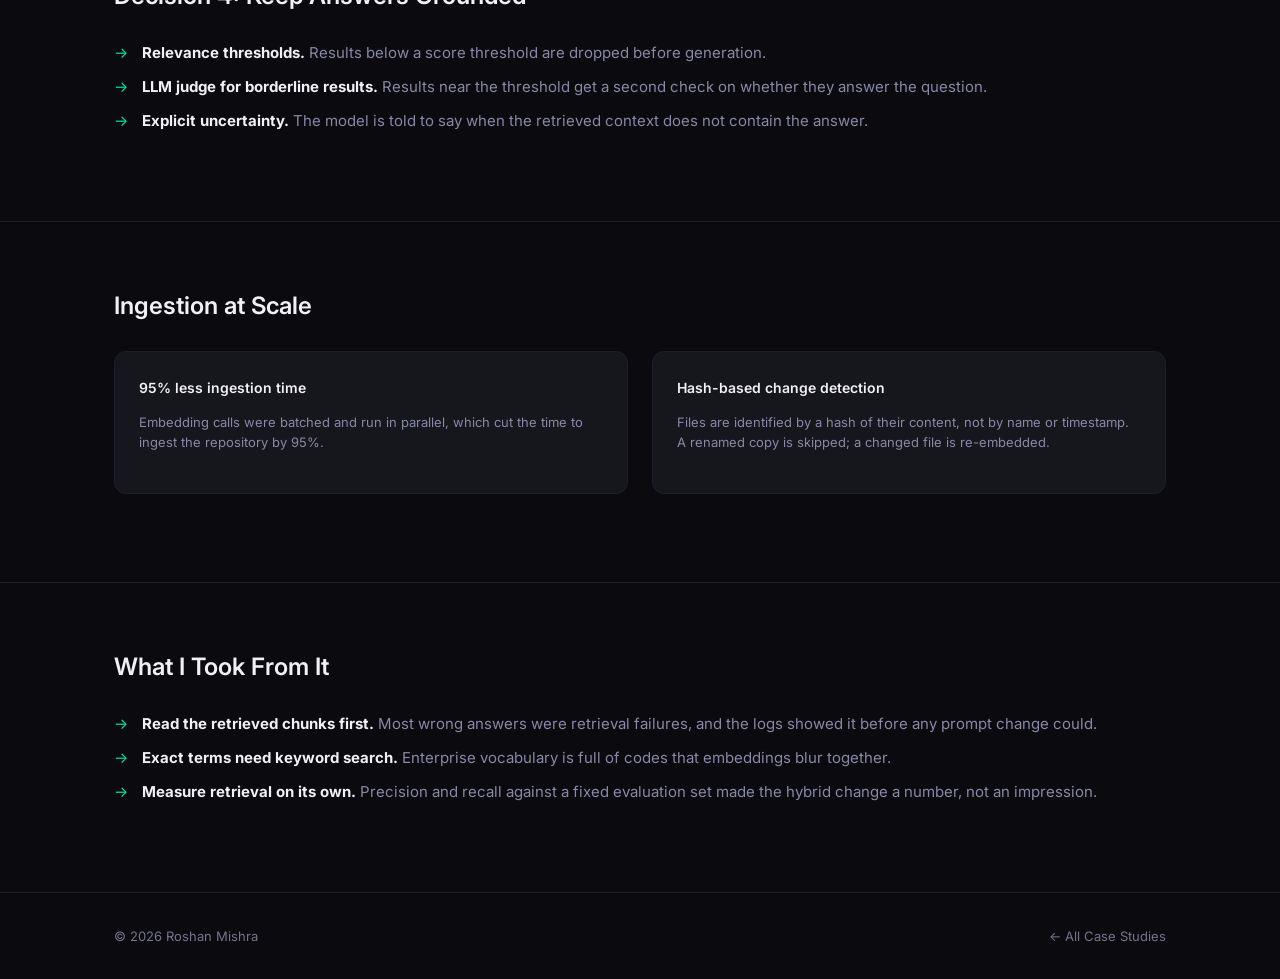
<file: case-studies/sap-assistant.html>
<!DOCTYPE html>
<html lang="en">
<head>
  <meta charset="UTF-8" />
  <meta name="viewport" content="width=device-width, initial-scale=1.0" />
  <title>SAP Role Assistant: Enterprise RAG | Roshan Mishra</title>
  <meta name="description" content="Case study: an enterprise RAG assistant where hybrid retrieval raised keyword-query precision and recall from under 0.70 to over 0.85." />
  <link rel="preconnect" href="https://fonts.googleapis.com" />
  <link rel="preconnect" href="https://fonts.gstatic.com" crossorigin />
  <link href="https://fonts.googleapis.com/css2?family=Inter:wght@300;400;500;600;700&family=JetBrains+Mono:wght@400;500&display=swap" rel="stylesheet" />
  <link rel="stylesheet" href="../style.css" />
</head>
<body>

  <nav id="nav">
    <div class="container">
      <div class="nav-inner">
        <a href="../index.html" class="nav-logo">rm<span>.</span></a>
        <ul class="nav-links">
          <li><a href="../index.html#case-studies">Case Studies</a></li>
          <li><a href="../index.html#projects">Projects</a></li>
          <li><a href="../index.html#experience">Experience</a></li>
          <li><a href="../index.html#skills">Skills</a></li>
          <li><a href="../index.html#contact">Contact</a></li>
        </ul>
        <a href="../resume.pdf" class="nav-cta" target="_blank" rel="noopener">Resume ↓</a>
        <button class="nav-mobile-toggle" id="nav-toggle" aria-label="Menu">&#9776;</button>
      </div>
    </div>
  </nav>

  <div class="project-detail-header">
    <div class="container">
      <a href="../index.html#case-studies" class="back-link">← Back to Case Studies</a>
      <div class="project-tags" style="margin-bottom: 20px;">
        <span class="tag accent">RAG</span>
        <span class="tag accent">Hybrid Search</span>
        <span class="tag">Elasticsearch</span>
        <span class="tag">Azure OpenAI</span>
        <span class="tag">Anthropic Claude</span>
        <span class="tag">AWS ECS</span>
      </div>
      <h1 class="project-detail-title">SAP Role Assistant:<br />Enterprise RAG</h1>
      <p class="project-detail-subtitle">A question-answering assistant over large Word, Excel and PDF repositories. Hybrid retrieval raised precision and recall on keyword queries from under 0.70 to over 0.85.</p>
      <div class="project-meta-row">
        <div class="project-meta-item"><strong>Role</strong> AI Engineer, Accenture</div>
        <div class="project-meta-item"><strong>Type</strong> Production system for an enterprise client</div>
        <div class="project-meta-item"><strong>Stack</strong> Python, Elasticsearch, Azure OpenAI, Claude, Docker, AWS ECS</div>
      </div>
      <div class="confidential-note">Client name, documents, prompts and code are confidential and not shown</div>
    </div>
  </div>

  <div class="content-section">
    <div class="container">
      <h2>The Problem</h2>
      <p>Business users had to search large Word and Excel documents by hand to find the information they needed. The goal was an assistant they could ask in plain language and trust: answers grounded in the documents, and only in the documents each user was allowed to see.</p>
    </div>
  </div>

  <div class="content-section">
    <div class="container">
      <h2>Architecture</h2>
      <div class="arch-diagram"><span class="arch-accent">Ingestion</span>
Word / Excel / PDF
    │
    ▼
<span class="arch-accent">Structure-aware chunking</span>   paragraphs, table rows, header-carrying spreadsheet chunks
    │
    ▼
<span class="arch-accent">Embeddings</span>   Azure OpenAI text-embedding-3-small
    │
    ▼
<span class="arch-accent">Elasticsearch</span>   vectors + text + access metadata

<span class="arch-accent">Query</span>
User question
    │
    ▼
<span class="arch-accent">Hybrid retrieval</span>   cosine similarity + BM25, scores normalised then combined
    │
    ▼
<span class="arch-accent">Access filter</span>   only chunks this user may see
    │
    ▼
<span class="arch-accent">Relevance check</span>   thresholds, LLM judge for borderline results
    │
    ▼
<span class="arch-accent">Claude</span>   answer from the retrieved context only</div>
    </div>
  </div>

  <div class="content-section">
    <div class="container">
      <h2>Decision 1: Chunk by Document Structure</h2>
      <p>Fixed-size chunks cut tables in half and separate spreadsheet rows from the headers that give them meaning. I chunked each document type by its own structure.</p>
      <ul>
        <li><strong style="color: var(--text-primary);">Word.</strong> Paragraph-based chunks of roughly 500 characters. Tables are handled separately, with each row kept as its own unit.</li>
        <li><strong style="color: var(--text-primary);">Excel.</strong> Chunks of about ten rows, with the headers and sub-headers repeated in every chunk so a retrieved row still says what its columns mean.</li>
      </ul>
    </div>
  </div>

  <div class="content-section">
    <div class="container">
      <h2>Decision 2: Hybrid Retrieval</h2>
      <p>The first version used semantic search alone. It handled conceptual questions well and failed on exact business terms: SAP transaction codes, process abbreviations such as R2R and OTC, and customer identifiers. An embedding places those near similar-looking terms, which is the wrong behaviour when the user wants that exact one.</p>
      <p>I found this by reading retrieval logs for the failing questions, not by adjusting the prompt. The fix was to combine semantic similarity with BM25 keyword search.</p>
      <ul>
        <li><strong style="color: var(--text-primary);">Normalise before combining.</strong> Cosine similarity and BM25 scores are on different scales, so each is normalised before the two are added.</li>
        <li><strong style="color: var(--text-primary);">Weight by query type.</strong> The balance between the two shifts with the kind of question being asked.</li>
      </ul>

      <table class="metrics-table">
        <thead>
          <tr><th>Keyword queries, evaluation set</th><th>Semantic only</th><th>Hybrid</th></tr>
        </thead>
        <tbody>
          <tr><td>Precision and recall</td><td class="loser">below 0.70</td><td class="winner">above 0.85</td></tr>
        </tbody>
      </table>
    </div>
  </div>

  <div class="content-section">
    <div class="container">
      <h2>Decision 3: Access Control at Retrieval</h2>
      <p>The model is never asked to decide who may see what. Each chunk carries department and access metadata, and the retrieval query filters on the signed-in user's permissions. A chunk the user cannot see never reaches the model, so it cannot leak into an answer.</p>
      <div class="callout">
        <strong>Principle:</strong> permissions are enforced by the search filter, which is deterministic, and not by a prompt instruction, which is not.
      </div>
    </div>
  </div>

  <div class="content-section">
    <div class="container">
      <h2>Decision 4: Keep Answers Grounded</h2>
      <ul>
        <li><strong style="color: var(--text-primary);">Relevance thresholds.</strong> Results below a score threshold are dropped before generation.</li>
        <li><strong style="color: var(--text-primary);">LLM judge for borderline results.</strong> Results near the threshold get a second check on whether they answer the question.</li>
        <li><strong style="color: var(--text-primary);">Explicit uncertainty.</strong> The model is told to say when the retrieved context does not contain the answer.</li>
      </ul>
    </div>
  </div>

  <div class="content-section">
    <div class="container">
      <h2>Ingestion at Scale</h2>
      <div class="two-col">
        <div class="info-card">
          <h4>95% less ingestion time</h4>
          <p>Embedding calls were batched and run in parallel, which cut the time to ingest the repository by 95%.</p>
        </div>
        <div class="info-card">
          <h4>Hash-based change detection</h4>
          <p>Files are identified by a hash of their content, not by name or timestamp. A renamed copy is skipped; a changed file is re-embedded.</p>
        </div>
      </div>
    </div>
  </div>

  <div class="content-section">
    <div class="container">
      <h2>What I Took From It</h2>
      <ul>
        <li><strong style="color: var(--text-primary);">Read the retrieved chunks first.</strong> Most wrong answers were retrieval failures, and the logs showed it before any prompt change could.</li>
        <li><strong style="color: var(--text-primary);">Exact terms need keyword search.</strong> Enterprise vocabulary is full of codes that embeddings blur together.</li>
        <li><strong style="color: var(--text-primary);">Measure retrieval on its own.</strong> Precision and recall against a fixed evaluation set made the hybrid change a number, not an impression.</li>
      </ul>
    </div>
  </div>

  <footer>
    <div class="container">
      <div class="footer-inner">
        <span class="footer-copy">© 2026 Roshan Mishra</span>
        <a href="../index.html#case-studies" style="color: var(--text-muted); font-size: 13px;">← All Case Studies</a>
      </div>
    </div>
  </footer>

  <script src="../app.js"></script>
</body>
</html>
</file>
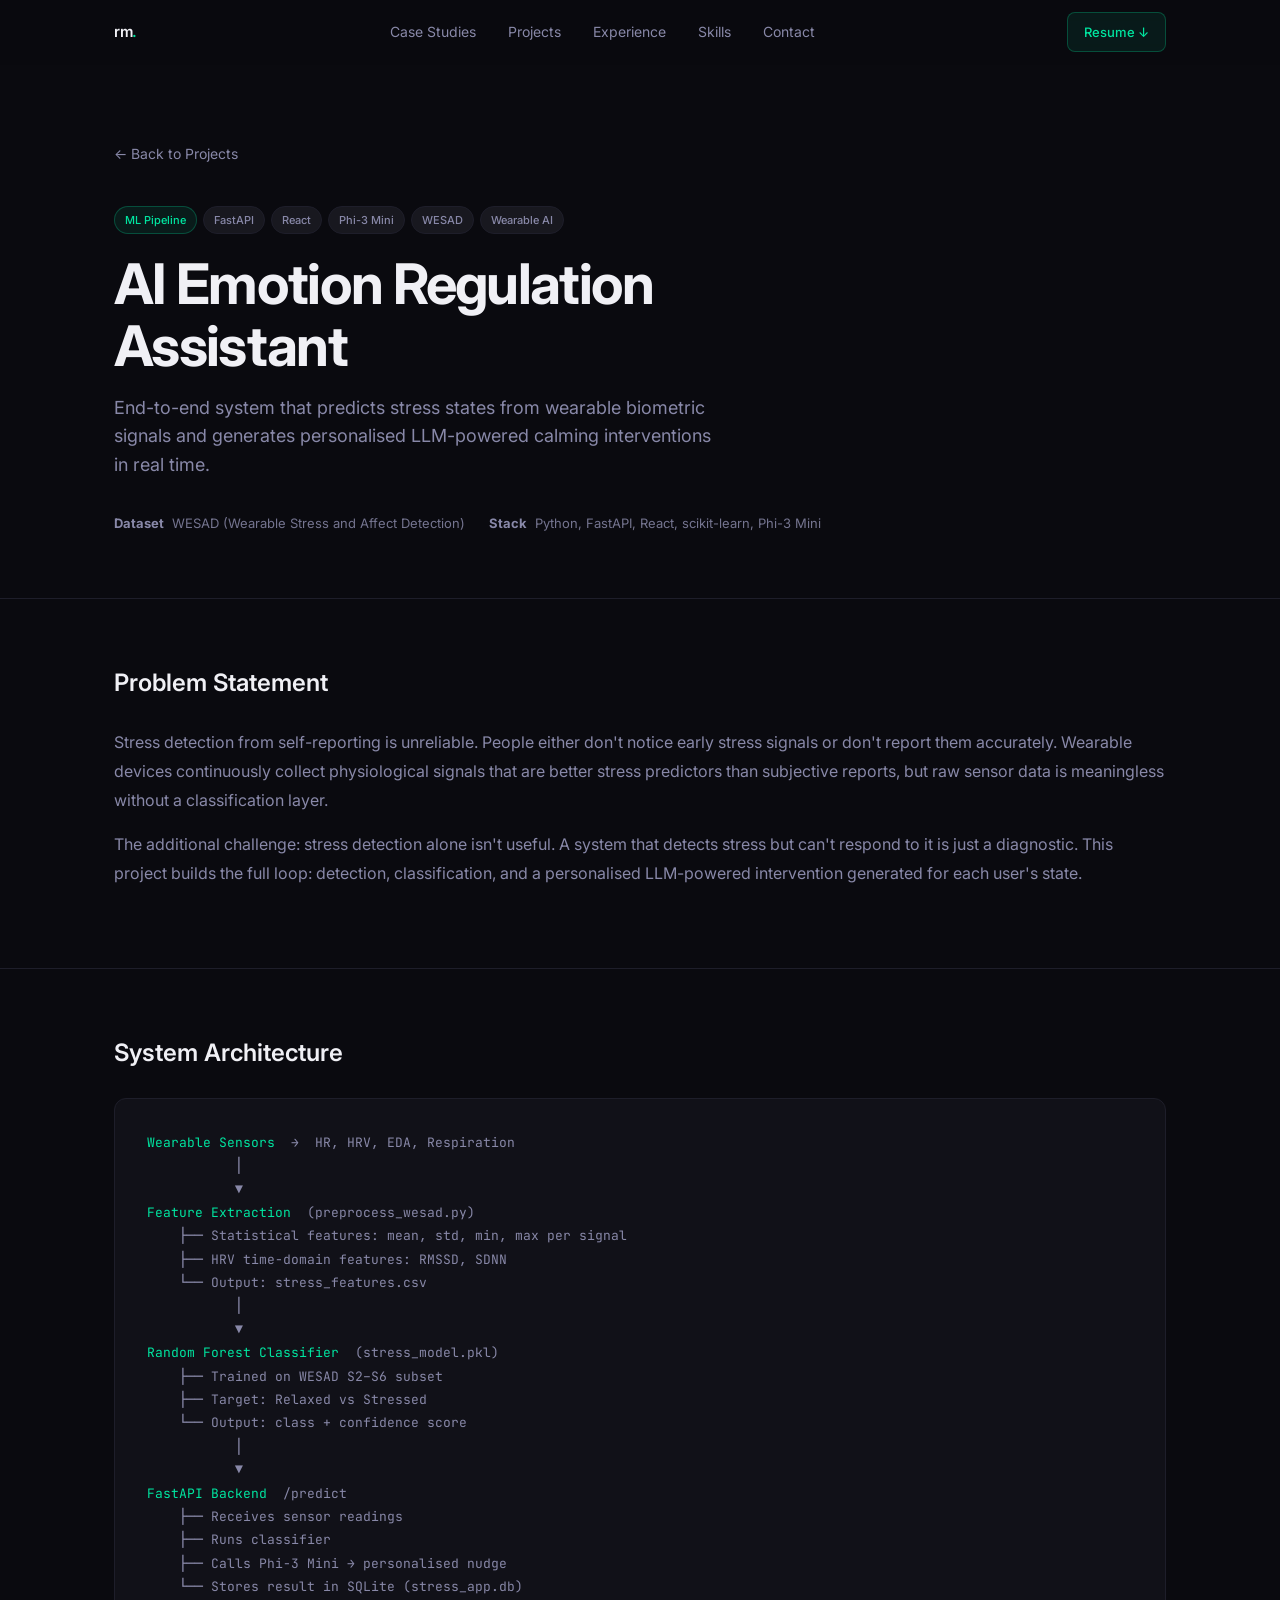
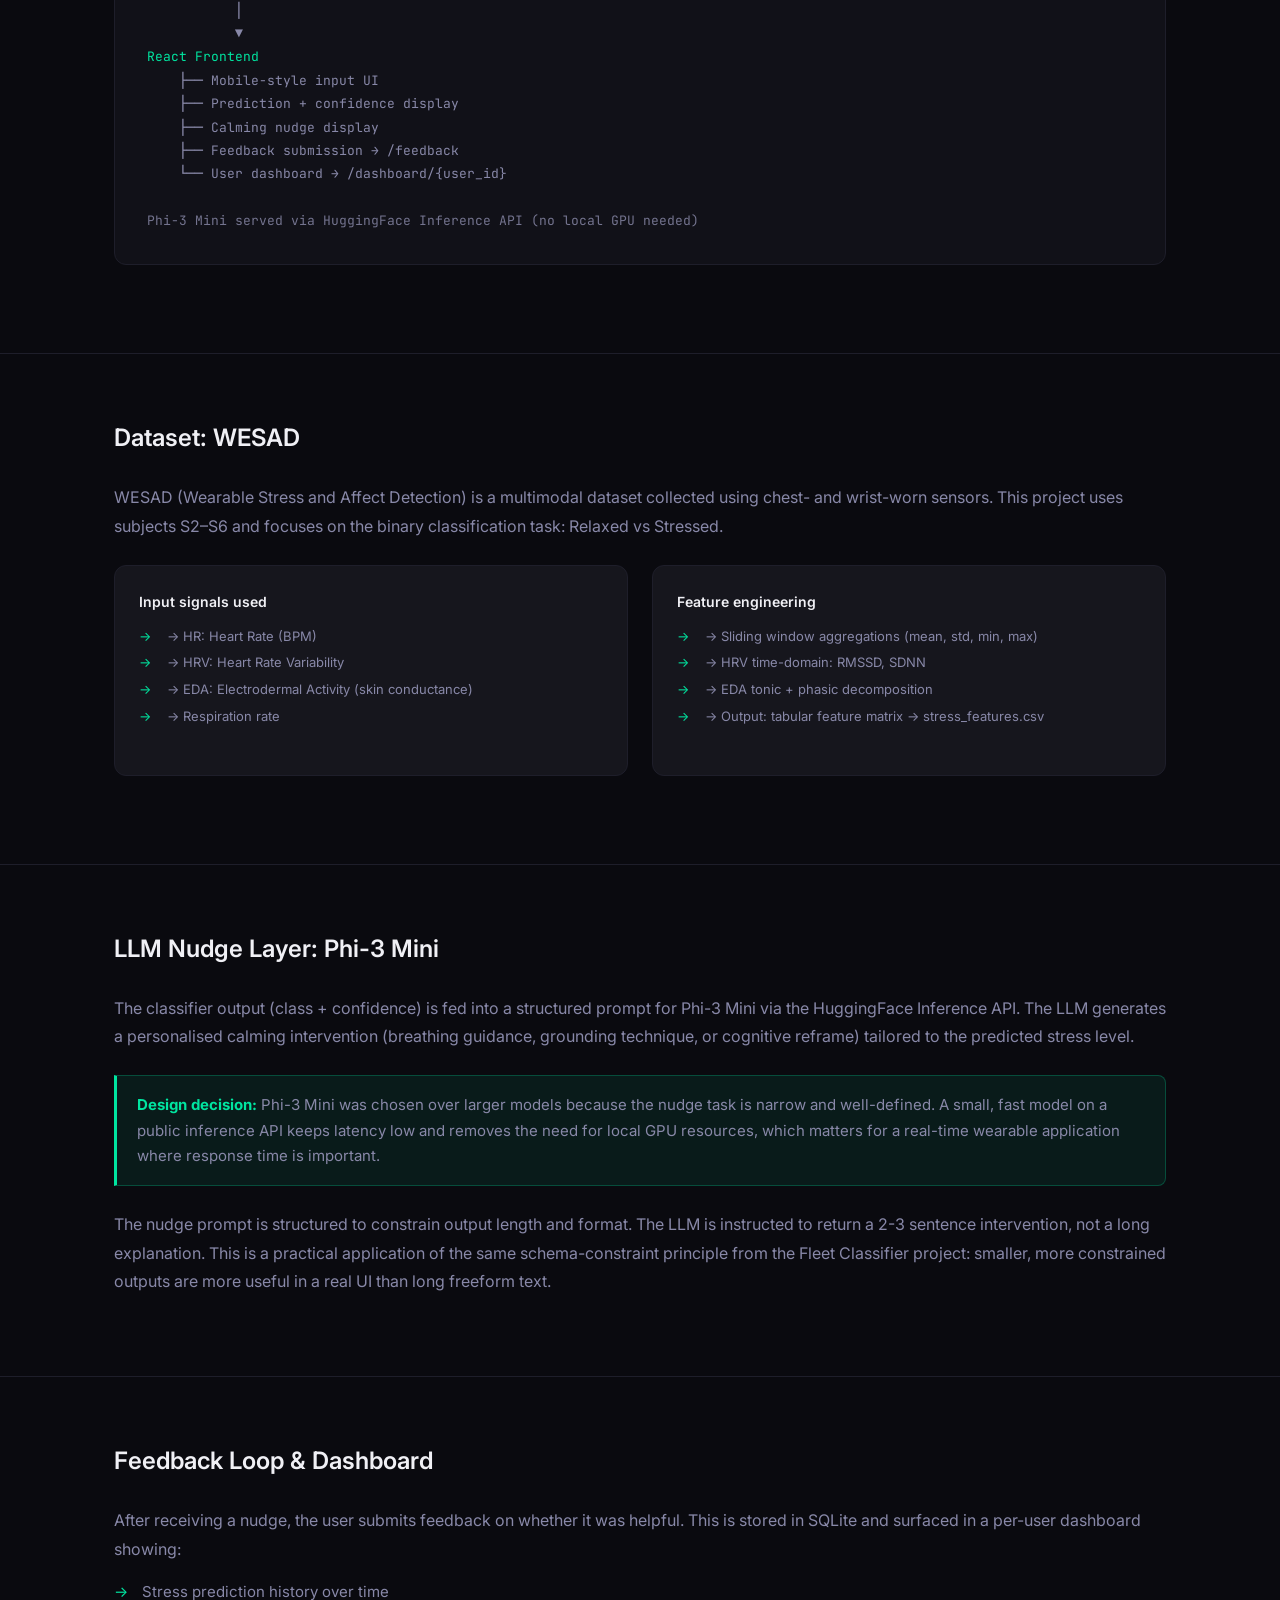
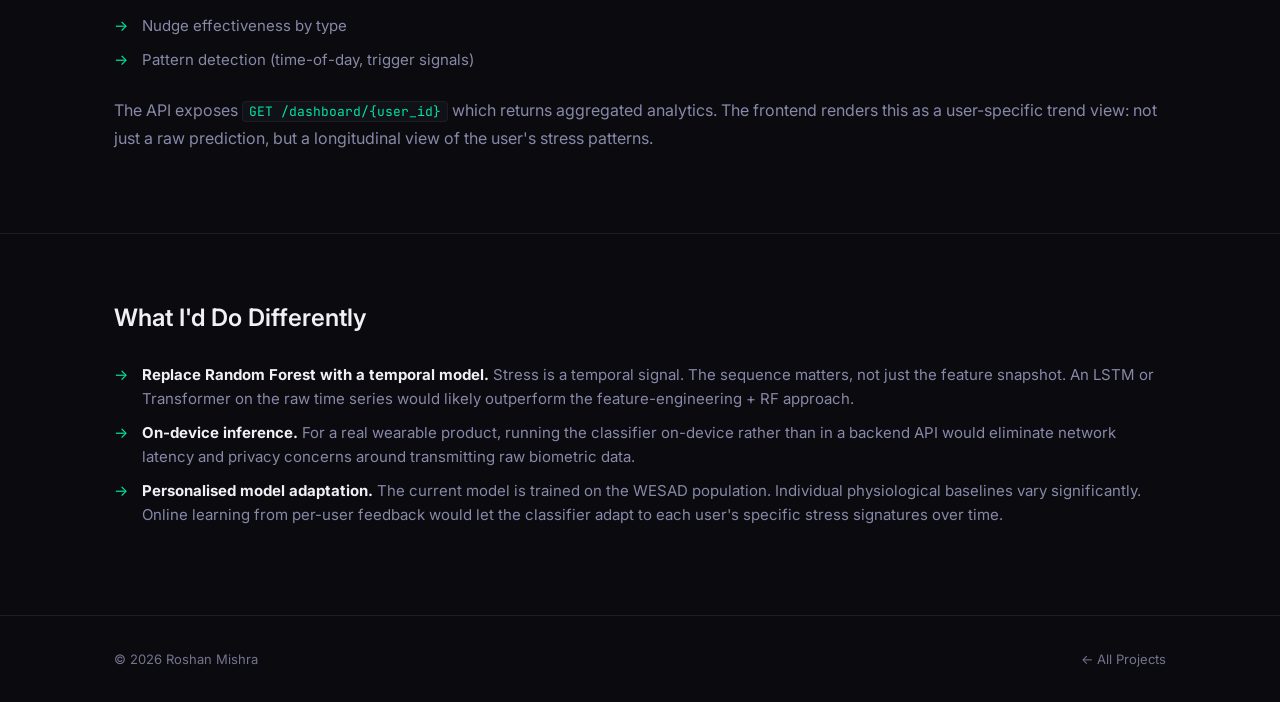
<file: projects/emotion-regulation.html>
<!DOCTYPE html>
<html lang="en">
<head>
  <meta charset="UTF-8" />
  <meta name="viewport" content="width=device-width, initial-scale=1.0" />
  <title>AI Emotion Regulation Assistant — Roshan Mishra</title>
  <link rel="preconnect" href="https://fonts.googleapis.com" />
  <link rel="preconnect" href="https://fonts.gstatic.com" crossorigin />
  <link href="https://fonts.googleapis.com/css2?family=Inter:wght@300;400;500;600;700&family=JetBrains+Mono:wght@400;500&display=swap" rel="stylesheet" />
  <link rel="stylesheet" href="../style.css" />
</head>
<body>

  <nav id="nav">
    <div class="container">
      <div class="nav-inner">
        <a href="../index.html" class="nav-logo">rm<span>.</span></a>
        <ul class="nav-links">
          <li><a href="../index.html#case-studies">Case Studies</a></li>
          <li><a href="../index.html#projects">Projects</a></li>
          <li><a href="../index.html#experience">Experience</a></li>
          <li><a href="../index.html#skills">Skills</a></li>
          <li><a href="../index.html#contact">Contact</a></li>
        </ul>
        <a href="../resume.pdf" class="nav-cta" target="_blank" rel="noopener">Resume ↓</a>
        <button class="nav-mobile-toggle" id="nav-toggle" aria-label="Menu">&#9776;</button>
      </div>
    </div>
  </nav>

  <div class="project-detail-header">
    <div class="container">
      <a href="../index.html#projects" class="back-link">← Back to Projects</a>
      <div class="project-tags" style="margin-bottom: 20px;">
        <span class="tag accent">ML Pipeline</span>
        <span class="tag">FastAPI</span>
        <span class="tag">React</span>
        <span class="tag">Phi-3 Mini</span>
        <span class="tag">WESAD</span>
        <span class="tag">Wearable AI</span>
      </div>
      <h1 class="project-detail-title">AI Emotion Regulation<br />Assistant</h1>
      <p class="project-detail-subtitle">End-to-end system that predicts stress states from wearable biometric signals and generates personalised LLM-powered calming interventions in real time.</p>
      <div class="project-meta-row">
        <div class="project-meta-item">
          <strong>Dataset</strong> WESAD (Wearable Stress and Affect Detection)
        </div>
        <div class="project-meta-item">
          <strong>Stack</strong> Python, FastAPI, React, scikit-learn, Phi-3 Mini
        </div>
      </div>
    </div>
  </div>

  <!-- PROBLEM -->
  <div class="content-section">
    <div class="container">
      <h2>Problem Statement</h2>
      <p>Stress detection from self-reporting is unreliable. People either don't notice early stress signals or don't report them accurately. Wearable devices continuously collect physiological signals that are better stress predictors than subjective reports, but raw sensor data is meaningless without a classification layer.</p>
      <p>The additional challenge: stress detection alone isn't useful. A system that detects stress but can't respond to it is just a diagnostic. This project builds the full loop: detection, classification, and a personalised LLM-powered intervention generated for each user's state.</p>
    </div>
  </div>

  <!-- ARCHITECTURE -->
  <div class="content-section">
    <div class="container">
      <h2>System Architecture</h2>

      <div class="arch-diagram"><span class="arch-accent">Wearable Sensors</span>  →  HR, HRV, EDA, Respiration
           │
           ▼
<span class="arch-accent">Feature Extraction</span>  (preprocess_wesad.py)
    ├── Statistical features: mean, std, min, max per signal
    ├── HRV time-domain features: RMSSD, SDNN
    └── Output: stress_features.csv
           │
           ▼
<span class="arch-accent">Random Forest Classifier</span>  (stress_model.pkl)
    ├── Trained on WESAD S2–S6 subset
    ├── Target: Relaxed vs Stressed
    └── Output: class + confidence score
           │
           ▼
<span class="arch-accent">FastAPI Backend</span>  /predict
    ├── Receives sensor readings
    ├── Runs classifier
    ├── Calls Phi-3 Mini → personalised nudge
    └── Stores result in SQLite (stress_app.db)
           │
           ▼
<span class="arch-accent">React Frontend</span>
    ├── Mobile-style input UI
    ├── Prediction + confidence display
    ├── Calming nudge display
    ├── Feedback submission → /feedback
    └── User dashboard → /dashboard/{user_id}

<span class="arch-dim">Phi-3 Mini served via HuggingFace Inference API (no local GPU needed)</span></div>
    </div>
  </div>

  <!-- DATASET -->
  <div class="content-section">
    <div class="container">
      <h2>Dataset: WESAD</h2>
      <p>WESAD (Wearable Stress and Affect Detection) is a multimodal dataset collected using chest- and wrist-worn sensors. This project uses subjects S2–S6 and focuses on the binary classification task: Relaxed vs Stressed.</p>

      <div class="two-col">
        <div class="info-card">
          <h4>Input signals used</h4>
          <ul style="list-style: none; display: flex; flex-direction: column; gap: 6px;">
            <li style="font-size: 13px; color: var(--text-secondary);">→ HR: Heart Rate (BPM)</li>
            <li style="font-size: 13px; color: var(--text-secondary);">→ HRV: Heart Rate Variability</li>
            <li style="font-size: 13px; color: var(--text-secondary);">→ EDA: Electrodermal Activity (skin conductance)</li>
            <li style="font-size: 13px; color: var(--text-secondary);">→ Respiration rate</li>
          </ul>
        </div>
        <div class="info-card">
          <h4>Feature engineering</h4>
          <ul style="list-style: none; display: flex; flex-direction: column; gap: 6px;">
            <li style="font-size: 13px; color: var(--text-secondary);">→ Sliding window aggregations (mean, std, min, max)</li>
            <li style="font-size: 13px; color: var(--text-secondary);">→ HRV time-domain: RMSSD, SDNN</li>
            <li style="font-size: 13px; color: var(--text-secondary);">→ EDA tonic + phasic decomposition</li>
            <li style="font-size: 13px; color: var(--text-secondary);">→ Output: tabular feature matrix → stress_features.csv</li>
          </ul>
        </div>
      </div>
    </div>
  </div>

  <!-- LLM NUDGE LAYER -->
  <div class="content-section">
    <div class="container">
      <h2>LLM Nudge Layer: Phi-3 Mini</h2>
      <p>The classifier output (class + confidence) is fed into a structured prompt for Phi-3 Mini via the HuggingFace Inference API. The LLM generates a personalised calming intervention (breathing guidance, grounding technique, or cognitive reframe) tailored to the predicted stress level.</p>

      <div class="callout">
        <strong>Design decision:</strong> Phi-3 Mini was chosen over larger models because the nudge task is narrow and well-defined. A small, fast model on a public inference API keeps latency low and removes the need for local GPU resources, which matters for a real-time wearable application where response time is important.
      </div>

      <p>The nudge prompt is structured to constrain output length and format. The LLM is instructed to return a 2-3 sentence intervention, not a long explanation. This is a practical application of the same schema-constraint principle from the Fleet Classifier project: smaller, more constrained outputs are more useful in a real UI than long freeform text.</p>
    </div>
  </div>

  <!-- FEEDBACK LOOP -->
  <div class="content-section">
    <div class="container">
      <h2>Feedback Loop & Dashboard</h2>
      <p>After receiving a nudge, the user submits feedback on whether it was helpful. This is stored in SQLite and surfaced in a per-user dashboard showing:</p>
      <ul>
        <li>Stress prediction history over time</li>
        <li>Nudge effectiveness by type</li>
        <li>Pattern detection (time-of-day, trigger signals)</li>
      </ul>
      <p>The API exposes <code style="font-family: var(--font-mono); font-size: 13px; color: var(--accent);">GET /dashboard/{user_id}</code> which returns aggregated analytics. The frontend renders this as a user-specific trend view: not just a raw prediction, but a longitudinal view of the user's stress patterns.</p>
    </div>
  </div>

  <!-- WHAT I'D DO DIFFERENTLY -->
  <div class="content-section">
    <div class="container">
      <h2>What I'd Do Differently</h2>
      <ul>
        <li><strong style="color: var(--text-primary);">Replace Random Forest with a temporal model.</strong> Stress is a temporal signal. The sequence matters, not just the feature snapshot. An LSTM or Transformer on the raw time series would likely outperform the feature-engineering + RF approach.</li>
        <li><strong style="color: var(--text-primary);">On-device inference.</strong> For a real wearable product, running the classifier on-device rather than in a backend API would eliminate network latency and privacy concerns around transmitting raw biometric data.</li>
        <li><strong style="color: var(--text-primary);">Personalised model adaptation.</strong> The current model is trained on the WESAD population. Individual physiological baselines vary significantly. Online learning from per-user feedback would let the classifier adapt to each user's specific stress signatures over time.</li>
      </ul>
    </div>
  </div>

  <footer>
    <div class="container">
      <div class="footer-inner">
        <span class="footer-copy">© 2026 Roshan Mishra</span>
        <a href="../index.html#projects" style="color: var(--text-muted); font-size: 13px;">← All Projects</a>
      </div>
    </div>
  </footer>

  <script src="../app.js"></script>
</body>
</html>
</file>
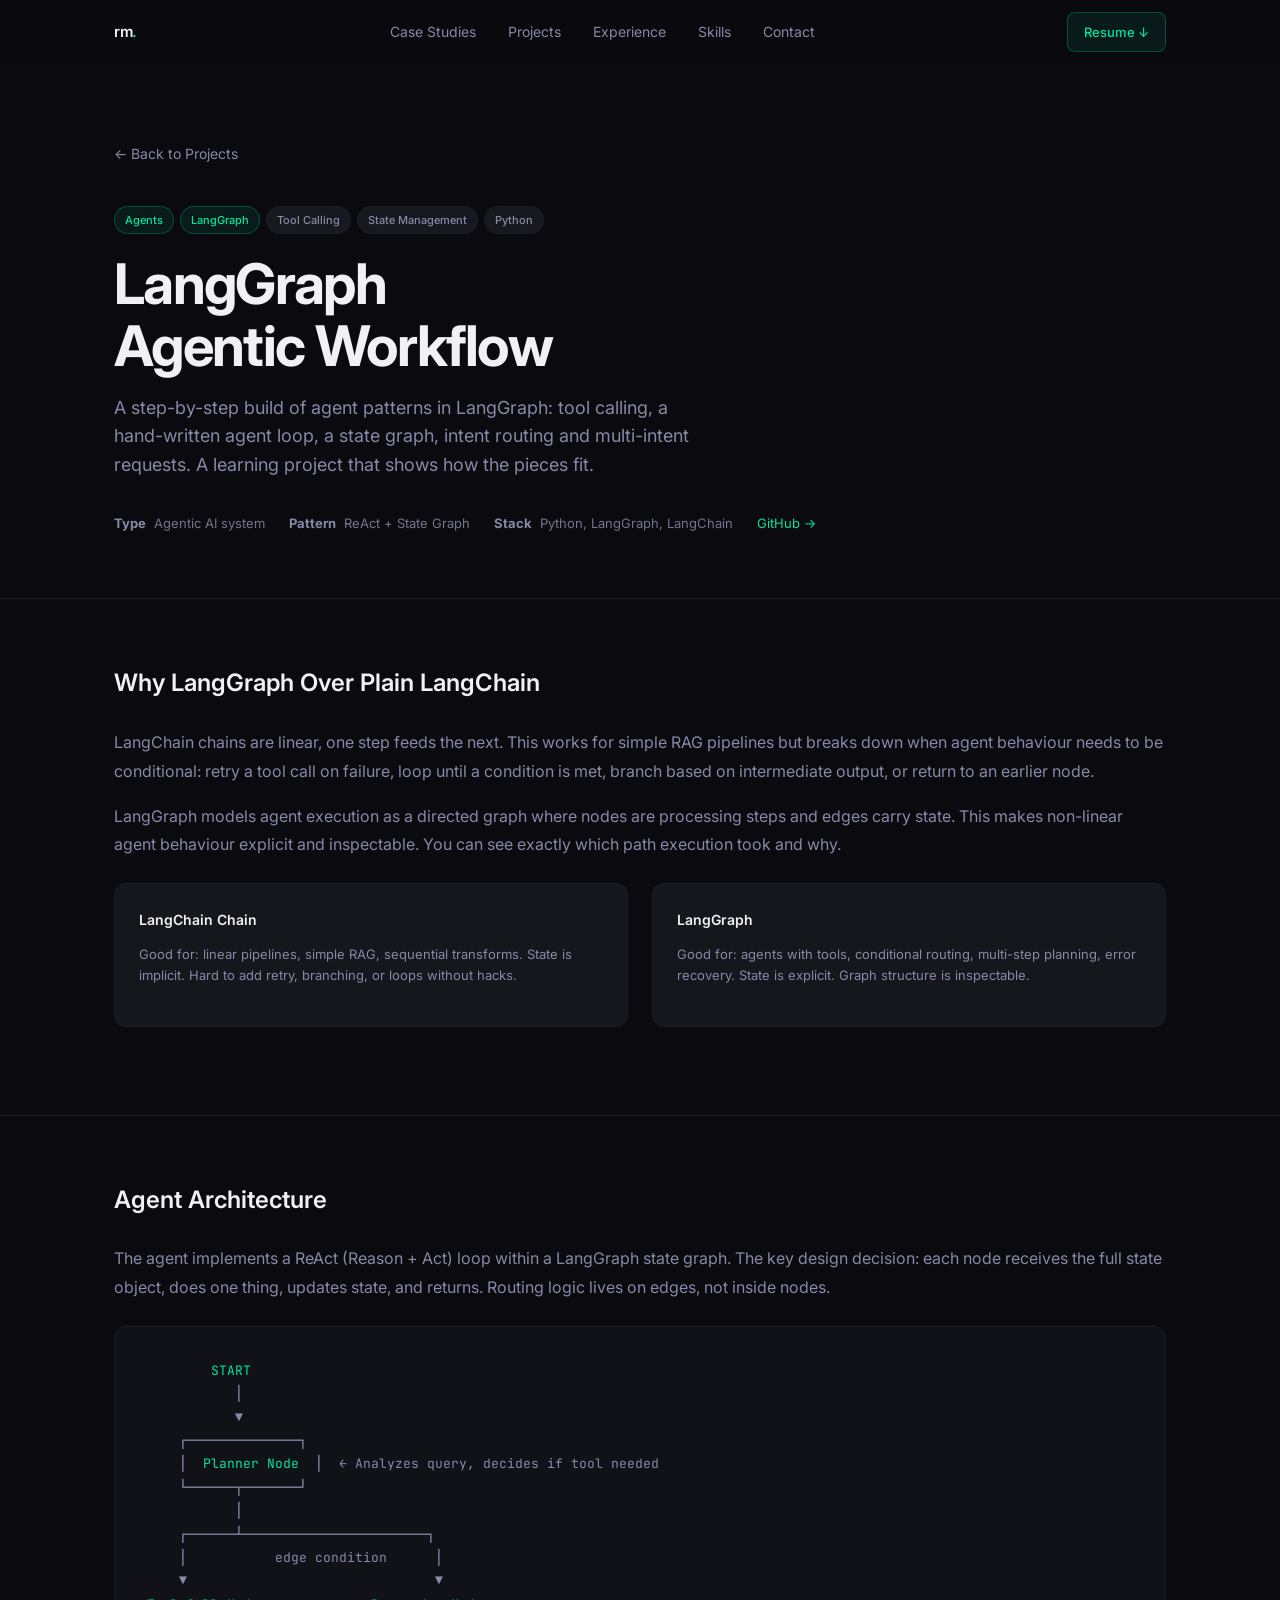
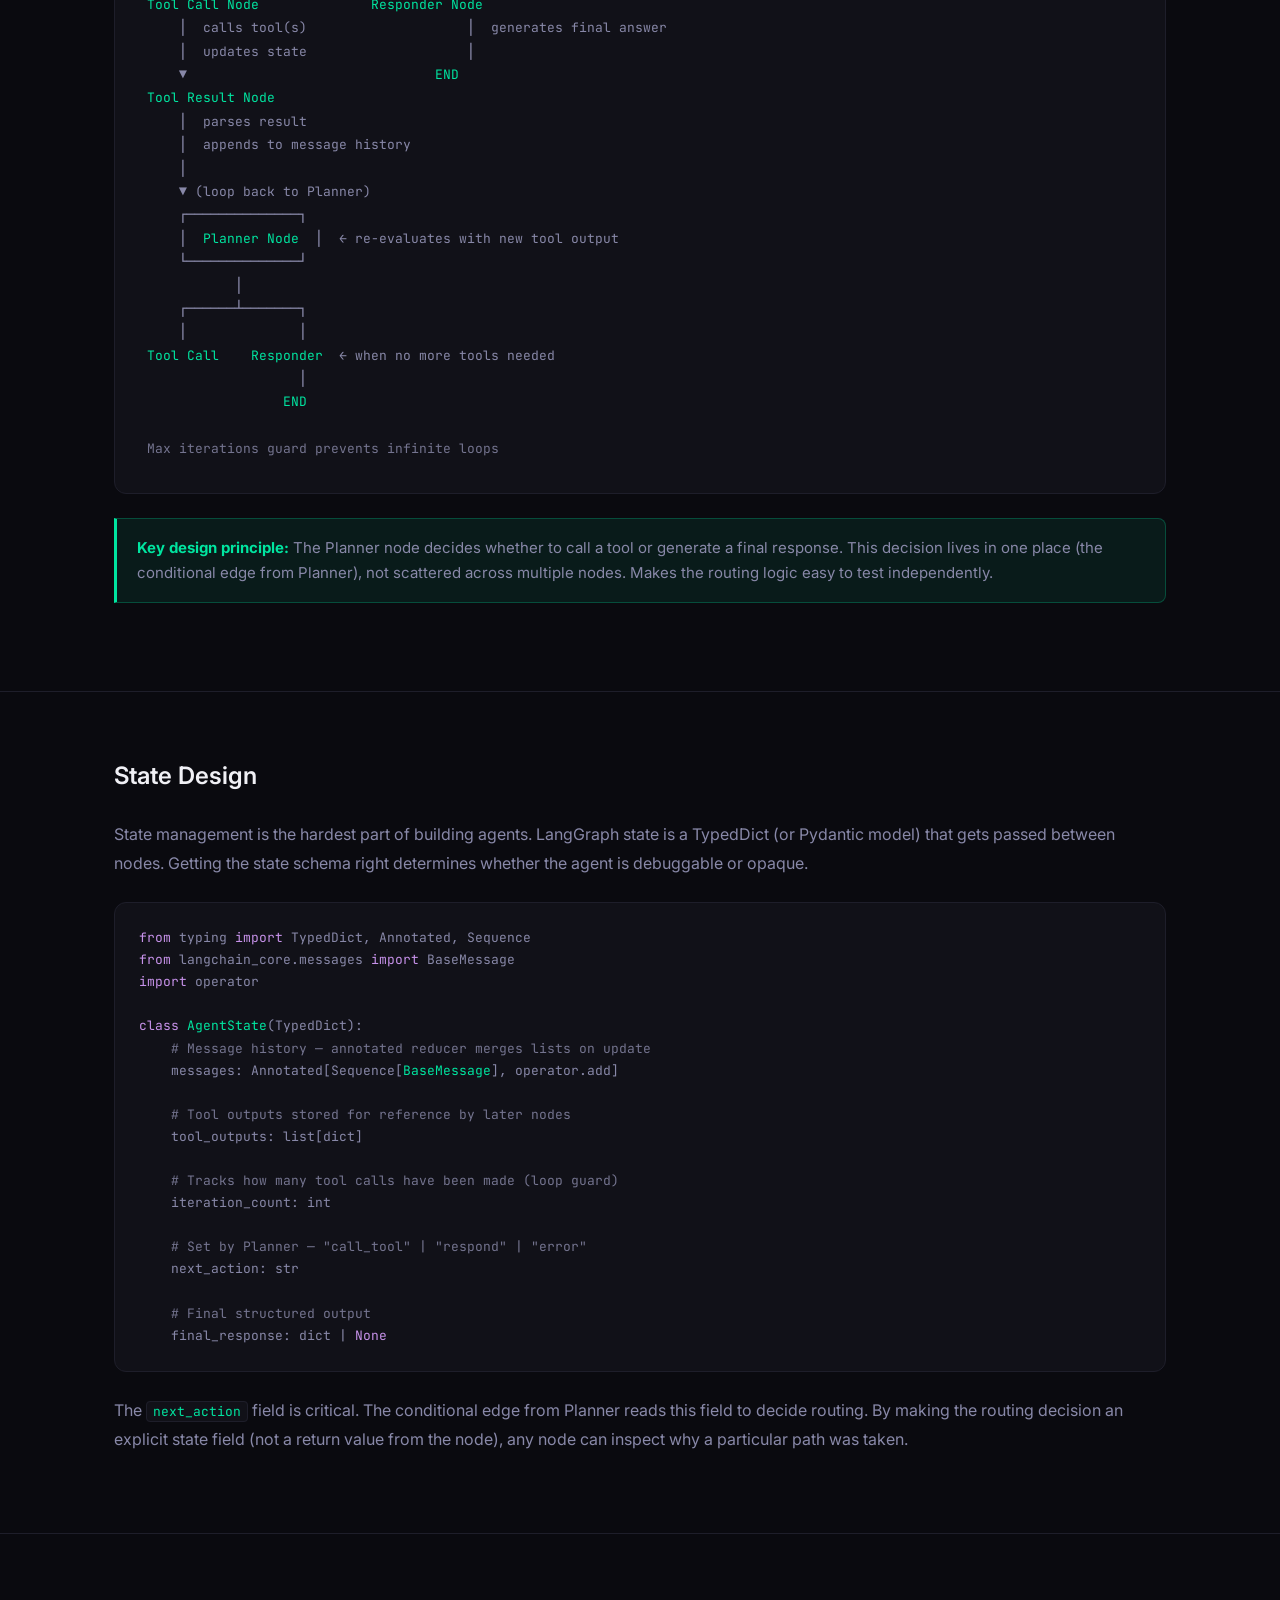
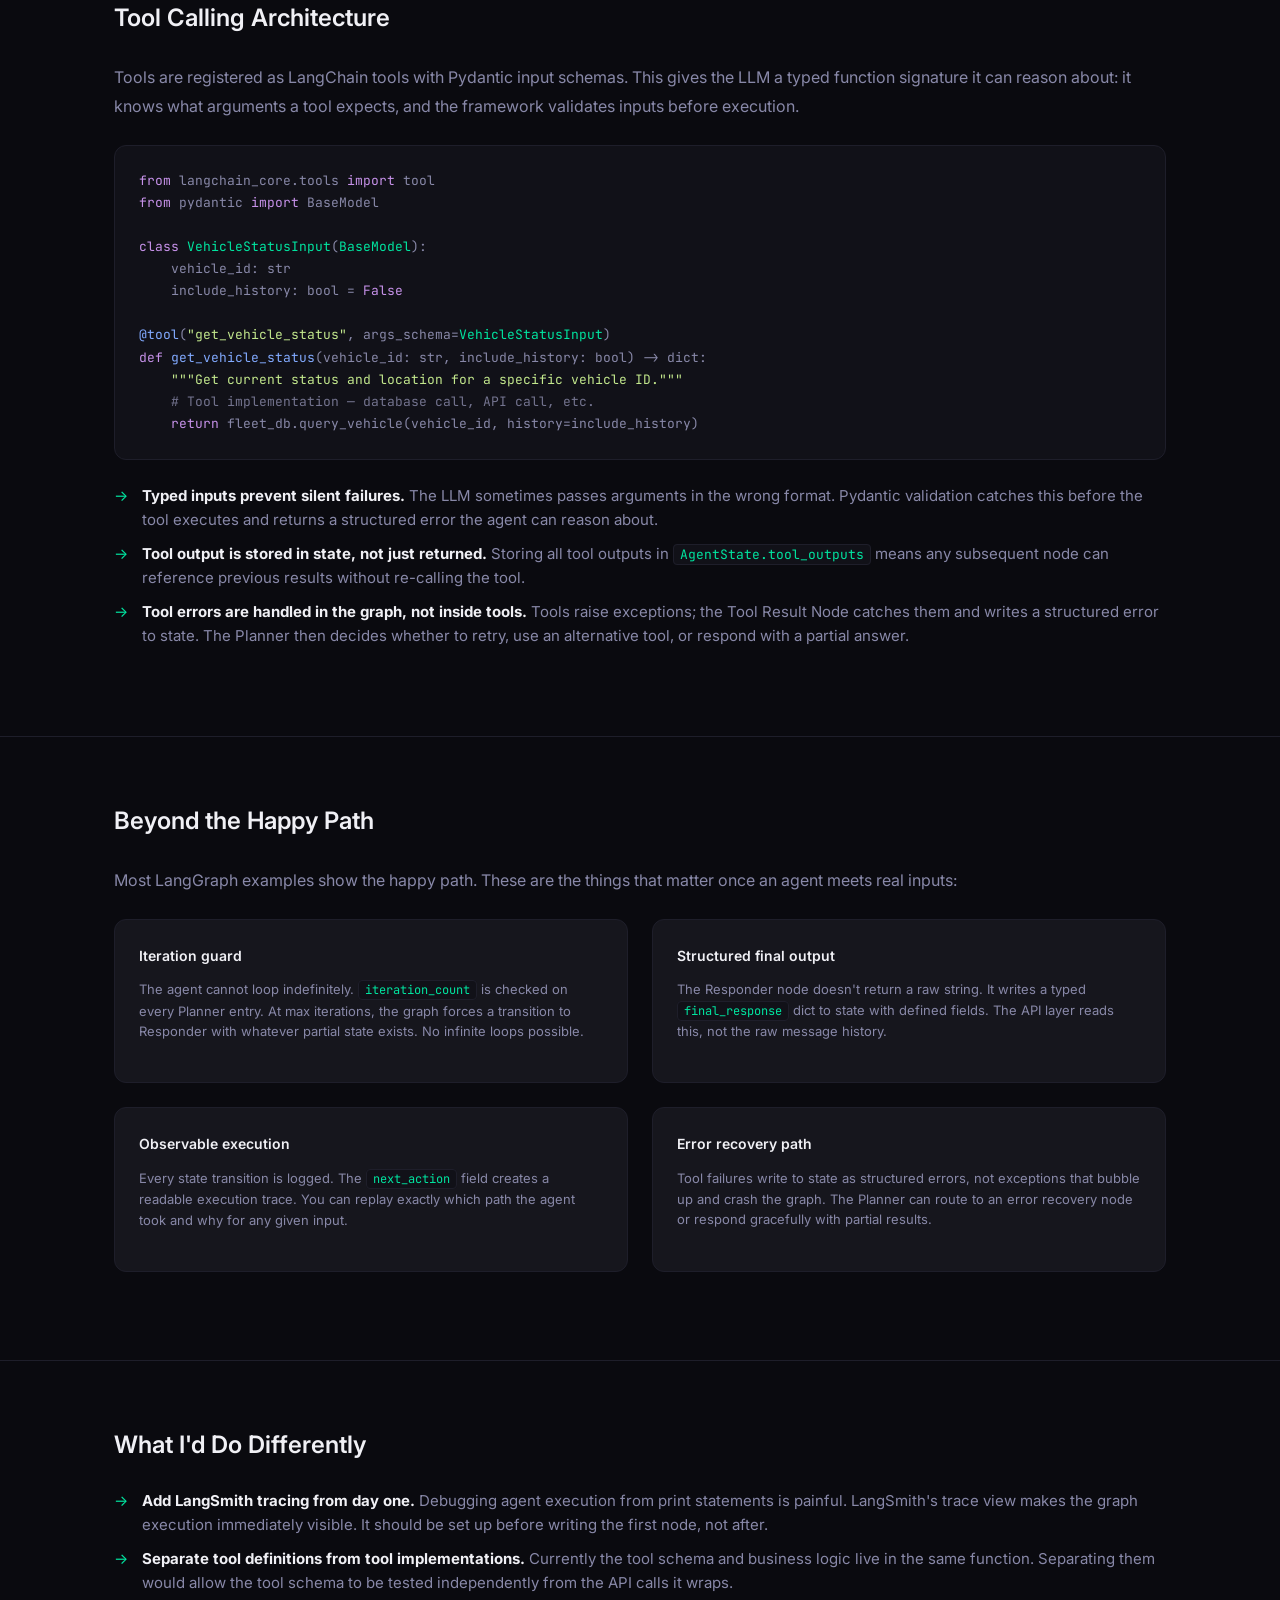
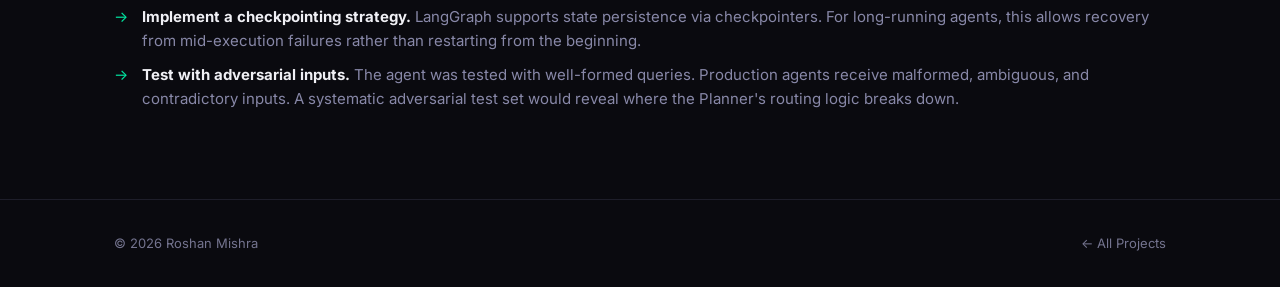
<file: projects/langgraph-agent.html>
<!DOCTYPE html>
<html lang="en">
<head>
  <meta charset="UTF-8" />
  <meta name="viewport" content="width=device-width, initial-scale=1.0" />
  <title>LangGraph Agentic Workflow — Roshan Mishra</title>
  <link rel="preconnect" href="https://fonts.googleapis.com" />
  <link rel="preconnect" href="https://fonts.gstatic.com" crossorigin />
  <link href="https://fonts.googleapis.com/css2?family=Inter:wght@300;400;500;600;700&family=JetBrains+Mono:wght@400;500&display=swap" rel="stylesheet" />
  <link rel="stylesheet" href="../style.css" />
</head>
<body>

  <nav id="nav">
    <div class="container">
      <div class="nav-inner">
        <a href="../index.html" class="nav-logo">rm<span>.</span></a>
        <ul class="nav-links">
          <li><a href="../index.html#case-studies">Case Studies</a></li>
          <li><a href="../index.html#projects">Projects</a></li>
          <li><a href="../index.html#experience">Experience</a></li>
          <li><a href="../index.html#skills">Skills</a></li>
          <li><a href="../index.html#contact">Contact</a></li>
        </ul>
        <a href="../resume.pdf" class="nav-cta" target="_blank" rel="noopener">Resume ↓</a>
        <button class="nav-mobile-toggle" id="nav-toggle" aria-label="Menu">&#9776;</button>
      </div>
    </div>
  </nav>

  <div class="project-detail-header">
    <div class="container">
      <a href="../index.html#projects" class="back-link">← Back to Projects</a>
      <div class="project-tags" style="margin-bottom: 20px;">
        <span class="tag accent">Agents</span>
        <span class="tag accent">LangGraph</span>
        <span class="tag">Tool Calling</span>
        <span class="tag">State Management</span>
        <span class="tag">Python</span>
      </div>
      <h1 class="project-detail-title">LangGraph<br />Agentic Workflow</h1>
      <p class="project-detail-subtitle">A step-by-step build of agent patterns in LangGraph: tool calling, a hand-written agent loop, a state graph, intent routing and multi-intent requests. A learning project that shows how the pieces fit.</p>
      <div class="project-meta-row">
        <div class="project-meta-item">
          <strong>Type</strong> Agentic AI system
        </div>
        <div class="project-meta-item">
          <strong>Pattern</strong> ReAct + State Graph
        </div>
        <div class="project-meta-item">
          <strong>Stack</strong> Python, LangGraph, LangChain
        </div>
        <div class="project-meta-item">
          <a href="https://github.com/RoshanMishra0/ai-agent-langgraph" target="_blank" rel="noopener" style="color: var(--accent);">GitHub →</a>
        </div>
      </div>
    </div>
  </div>

  <!-- WHY LANGGRAPH -->
  <div class="content-section">
    <div class="container">
      <h2>Why LangGraph Over Plain LangChain</h2>
      <p>LangChain chains are linear, one step feeds the next. This works for simple RAG pipelines but breaks down when agent behaviour needs to be conditional: retry a tool call on failure, loop until a condition is met, branch based on intermediate output, or return to an earlier node.</p>
      <p>LangGraph models agent execution as a directed graph where nodes are processing steps and edges carry state. This makes non-linear agent behaviour explicit and inspectable. You can see exactly which path execution took and why.</p>

      <div class="two-col">
        <div class="info-card">
          <h4>LangChain Chain</h4>
          <p>Good for: linear pipelines, simple RAG, sequential transforms. State is implicit. Hard to add retry, branching, or loops without hacks.</p>
        </div>
        <div class="info-card">
          <h4>LangGraph</h4>
          <p>Good for: agents with tools, conditional routing, multi-step planning, error recovery. State is explicit. Graph structure is inspectable.</p>
        </div>
      </div>
    </div>
  </div>

  <!-- ARCHITECTURE -->
  <div class="content-section">
    <div class="container">
      <h2>Agent Architecture</h2>
      <p>The agent implements a ReAct (Reason + Act) loop within a LangGraph state graph. The key design decision: each node receives the full state object, does one thing, updates state, and returns. Routing logic lives on edges, not inside nodes.</p>

      <div class="arch-diagram">        <span class="arch-accent">START</span>
           │
           ▼
    ┌──────────────┐
    │  <span class="arch-accent">Planner Node</span>  │  ← Analyzes query, decides if tool needed
    └──────┬───────┘
           │
    ┌──────┴───────────────────────┐
    │           edge condition      │
    ▼                               ▼
<span class="arch-accent">Tool Call Node</span>              <span class="arch-accent">Responder Node</span>
    │  calls tool(s)                    │  generates final answer
    │  updates state                    │
    ▼                               <span class="arch-accent">END</span>
<span class="arch-accent">Tool Result Node</span>
    │  parses result
    │  appends to message history
    │
    ▼ (loop back to Planner)
    ┌──────────────┐
    │  <span class="arch-accent">Planner Node</span>  │  ← re-evaluates with new tool output
    └──────────────┘
           │
    ┌──────┴───────┐
    │              │
<span class="arch-accent">Tool Call</span>    <span class="arch-accent">Responder</span>  ← when no more tools needed
                   │
                 <span class="arch-accent">END</span>

<span class="arch-dim">Max iterations guard prevents infinite loops</span></div>

      <div class="callout">
        <strong>Key design principle:</strong> The Planner node decides whether to call a tool or generate a final response. This decision lives in one place (the conditional edge from Planner), not scattered across multiple nodes. Makes the routing logic easy to test independently.
      </div>
    </div>
  </div>

  <!-- STATE DESIGN -->
  <div class="content-section">
    <div class="container">
      <h2>State Design</h2>
      <p>State management is the hardest part of building agents. LangGraph state is a TypedDict (or Pydantic model) that gets passed between nodes. Getting the state schema right determines whether the agent is debuggable or opaque.</p>

      <div class="code-block"><span class="kw">from</span> typing <span class="kw">import</span> TypedDict, Annotated, Sequence
<span class="kw">from</span> langchain_core.messages <span class="kw">import</span> BaseMessage
<span class="kw">import</span> operator

<span class="kw">class</span> <span class="cls">AgentState</span>(TypedDict):
    <span class="cmt"># Message history — annotated reducer merges lists on update</span>
    messages: Annotated[Sequence[<span class="cls">BaseMessage</span>], operator.add]

    <span class="cmt"># Tool outputs stored for reference by later nodes</span>
    tool_outputs: list[dict]

    <span class="cmt"># Tracks how many tool calls have been made (loop guard)</span>
    iteration_count: int

    <span class="cmt"># Set by Planner — "call_tool" | "respond" | "error"</span>
    next_action: str

    <span class="cmt"># Final structured output</span>
    final_response: dict | <span class="kw">None</span></div>

      <p>The <code style="font-family: var(--font-mono); font-size: 13px; color: var(--accent);">next_action</code> field is critical. The conditional edge from Planner reads this field to decide routing. By making the routing decision an explicit state field (not a return value from the node), any node can inspect why a particular path was taken.</p>
    </div>
  </div>

  <!-- TOOLS -->
  <div class="content-section">
    <div class="container">
      <h2>Tool Calling Architecture</h2>
      <p>Tools are registered as LangChain tools with Pydantic input schemas. This gives the LLM a typed function signature it can reason about: it knows what arguments a tool expects, and the framework validates inputs before execution.</p>

      <div class="code-block"><span class="kw">from</span> langchain_core.tools <span class="kw">import</span> tool
<span class="kw">from</span> pydantic <span class="kw">import</span> BaseModel

<span class="kw">class</span> <span class="cls">VehicleStatusInput</span>(<span class="cls">BaseModel</span>):
    vehicle_id: str
    include_history: bool = <span class="kw">False</span>

<span class="fn">@tool</span>(<span class="str">"get_vehicle_status"</span>, args_schema=<span class="cls">VehicleStatusInput</span>)
<span class="kw">def</span> <span class="fn">get_vehicle_status</span>(vehicle_id: str, include_history: bool) -> dict:
    <span class="str">"""Get current status and location for a specific vehicle ID."""</span>
    <span class="cmt"># Tool implementation — database call, API call, etc.</span>
    <span class="kw">return</span> fleet_db.query_vehicle(vehicle_id, history=include_history)</div>

      <ul>
        <li><strong style="color: var(--text-primary);">Typed inputs prevent silent failures.</strong> The LLM sometimes passes arguments in the wrong format. Pydantic validation catches this before the tool executes and returns a structured error the agent can reason about.</li>
        <li><strong style="color: var(--text-primary);">Tool output is stored in state, not just returned.</strong> Storing all tool outputs in <code style="font-family: var(--font-mono); font-size: 13px; color: var(--accent);">AgentState.tool_outputs</code> means any subsequent node can reference previous results without re-calling the tool.</li>
        <li><strong style="color: var(--text-primary);">Tool errors are handled in the graph, not inside tools.</strong> Tools raise exceptions; the Tool Result Node catches them and writes a structured error to state. The Planner then decides whether to retry, use an alternative tool, or respond with a partial answer.</li>
      </ul>
    </div>
  </div>

  <!-- WHAT MAKES IT PRODUCTION STYLE -->
  <div class="content-section">
    <div class="container">
      <h2>Beyond the Happy Path</h2>
      <p>Most LangGraph examples show the happy path. These are the things that matter once an agent meets real inputs:</p>

      <div class="two-col">
        <div class="info-card">
          <h4>Iteration guard</h4>
          <p>The agent cannot loop indefinitely. <code style="font-family: var(--font-mono); font-size: 12px; color: var(--accent);">iteration_count</code> is checked on every Planner entry. At max iterations, the graph forces a transition to Responder with whatever partial state exists. No infinite loops possible.</p>
        </div>
        <div class="info-card">
          <h4>Structured final output</h4>
          <p>The Responder node doesn't return a raw string. It writes a typed <code style="font-family: var(--font-mono); font-size: 12px; color: var(--accent);">final_response</code> dict to state with defined fields. The API layer reads this, not the raw message history.</p>
        </div>
        <div class="info-card">
          <h4>Observable execution</h4>
          <p>Every state transition is logged. The <code style="font-family: var(--font-mono); font-size: 12px; color: var(--accent);">next_action</code> field creates a readable execution trace. You can replay exactly which path the agent took and why for any given input.</p>
        </div>
        <div class="info-card">
          <h4>Error recovery path</h4>
          <p>Tool failures write to state as structured errors, not exceptions that bubble up and crash the graph. The Planner can route to an error recovery node or respond gracefully with partial results.</p>
        </div>
      </div>
    </div>
  </div>

  <!-- WHAT I'D DO DIFFERENTLY -->
  <div class="content-section">
    <div class="container">
      <h2>What I'd Do Differently</h2>
      <ul>
        <li><strong style="color: var(--text-primary);">Add LangSmith tracing from day one.</strong> Debugging agent execution from print statements is painful. LangSmith's trace view makes the graph execution immediately visible. It should be set up before writing the first node, not after.</li>
        <li><strong style="color: var(--text-primary);">Separate tool definitions from tool implementations.</strong> Currently the tool schema and business logic live in the same function. Separating them would allow the tool schema to be tested independently from the API calls it wraps.</li>
        <li><strong style="color: var(--text-primary);">Implement a checkpointing strategy.</strong> LangGraph supports state persistence via checkpointers. For long-running agents, this allows recovery from mid-execution failures rather than restarting from the beginning.</li>
        <li><strong style="color: var(--text-primary);">Test with adversarial inputs.</strong> The agent was tested with well-formed queries. Production agents receive malformed, ambiguous, and contradictory inputs. A systematic adversarial test set would reveal where the Planner's routing logic breaks down.</li>
      </ul>
    </div>
  </div>

  <footer>
    <div class="container">
      <div class="footer-inner">
        <span class="footer-copy">© 2026 Roshan Mishra</span>
        <a href="../index.html#projects" style="color: var(--text-muted); font-size: 13px;">← All Projects</a>
      </div>
    </div>
  </footer>

  <script src="../app.js"></script>
</body>
</html>
</file>
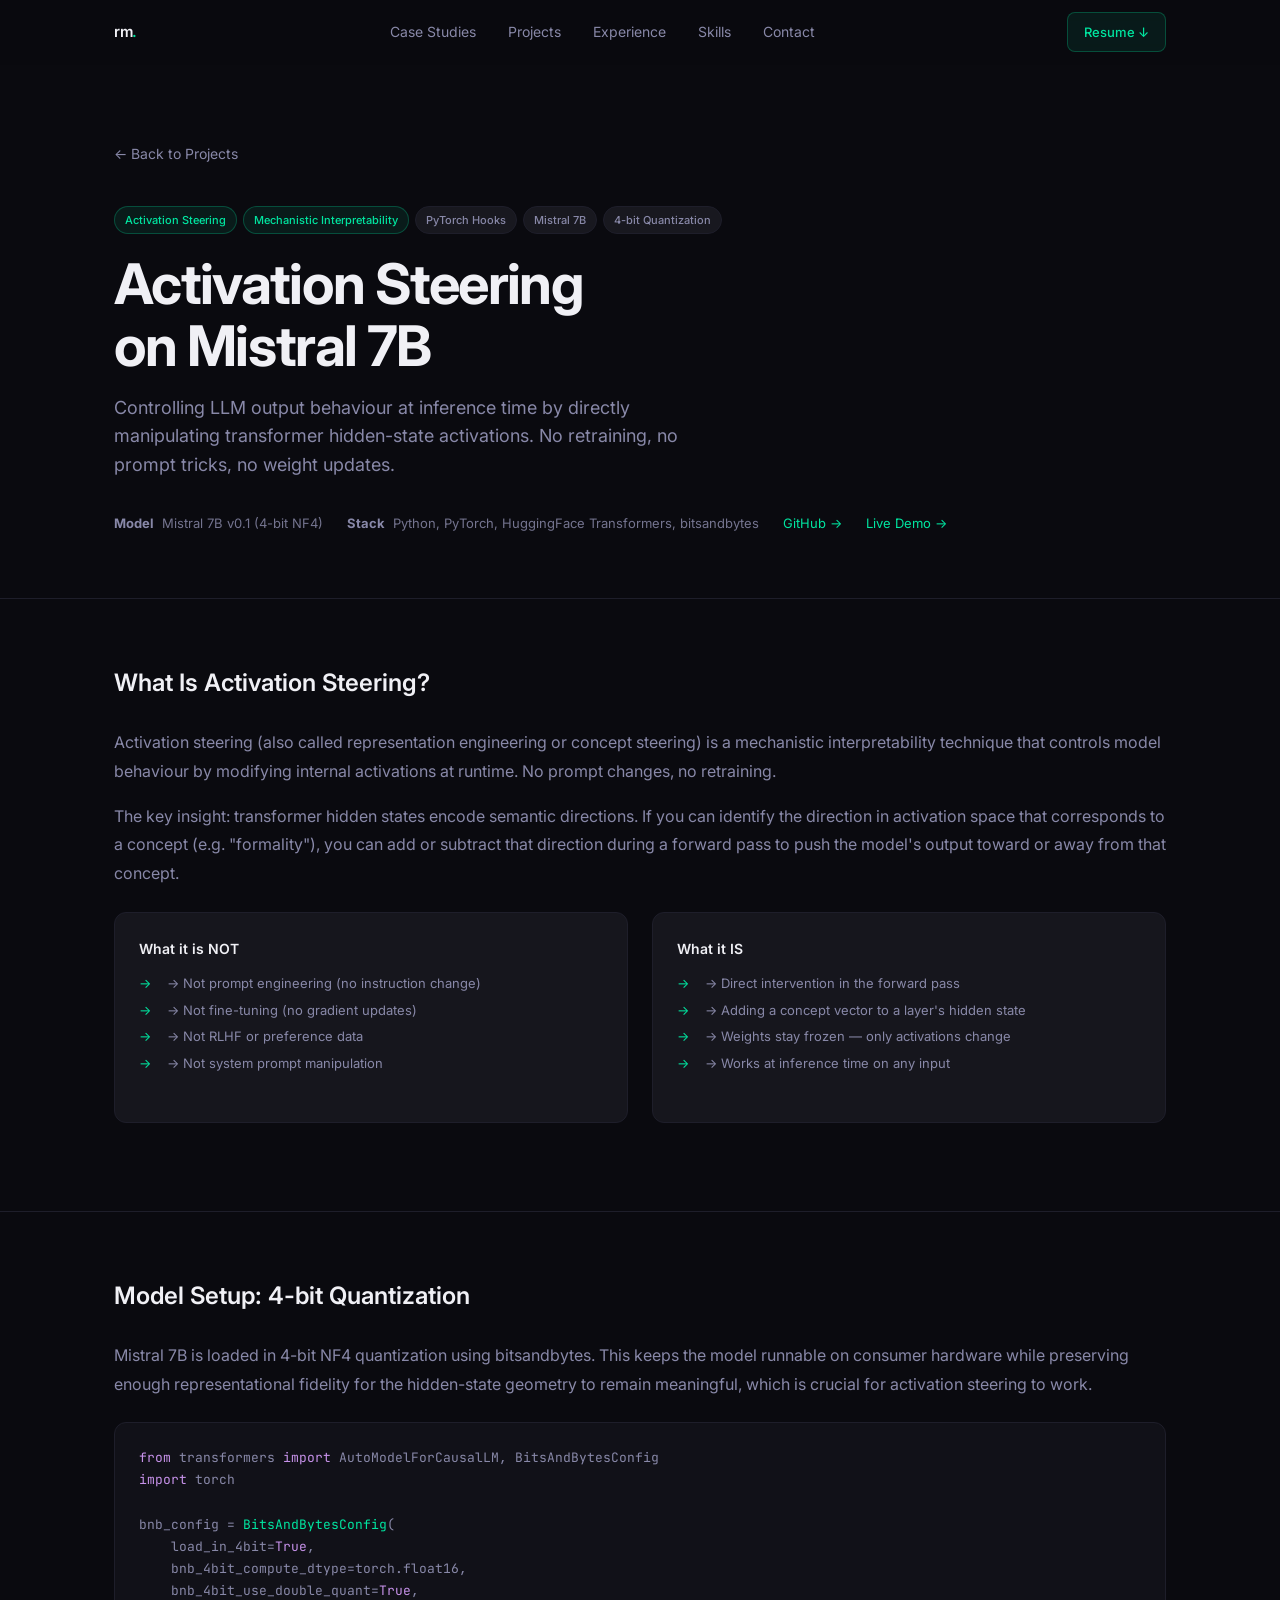
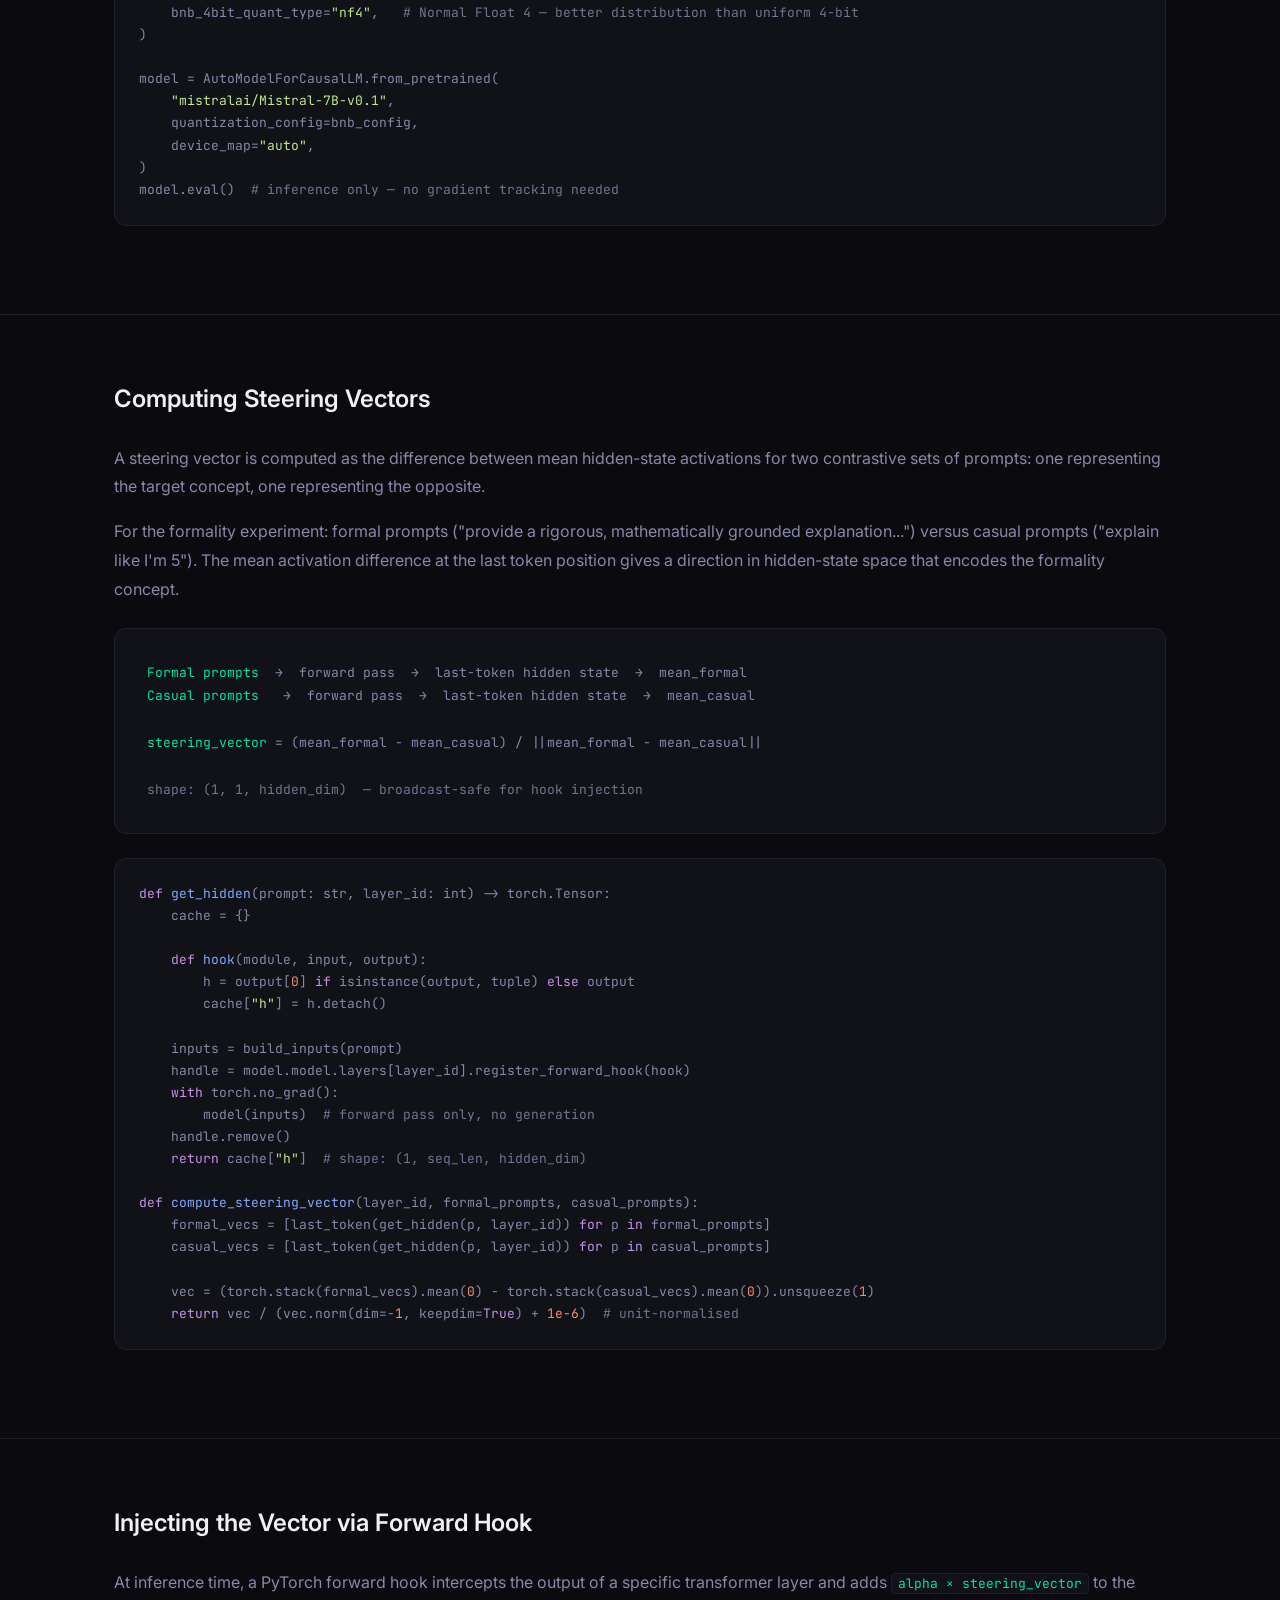
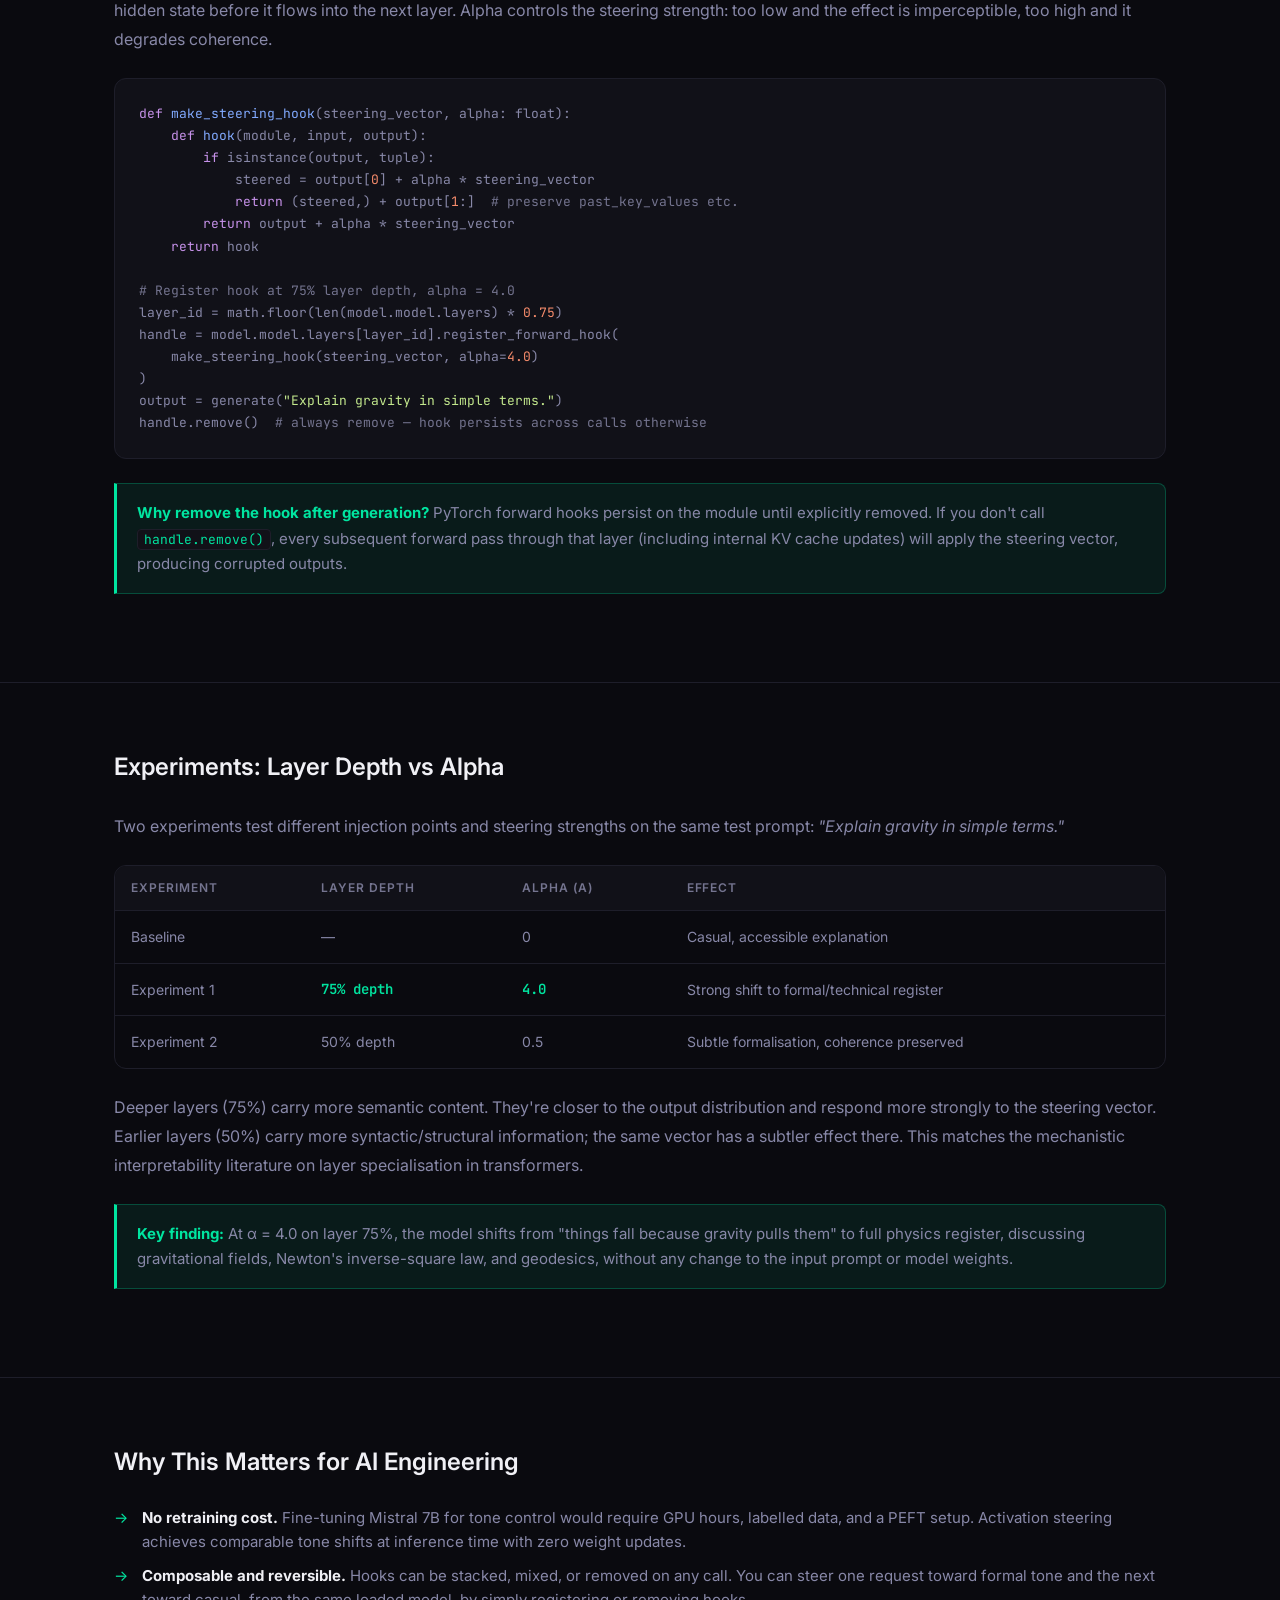
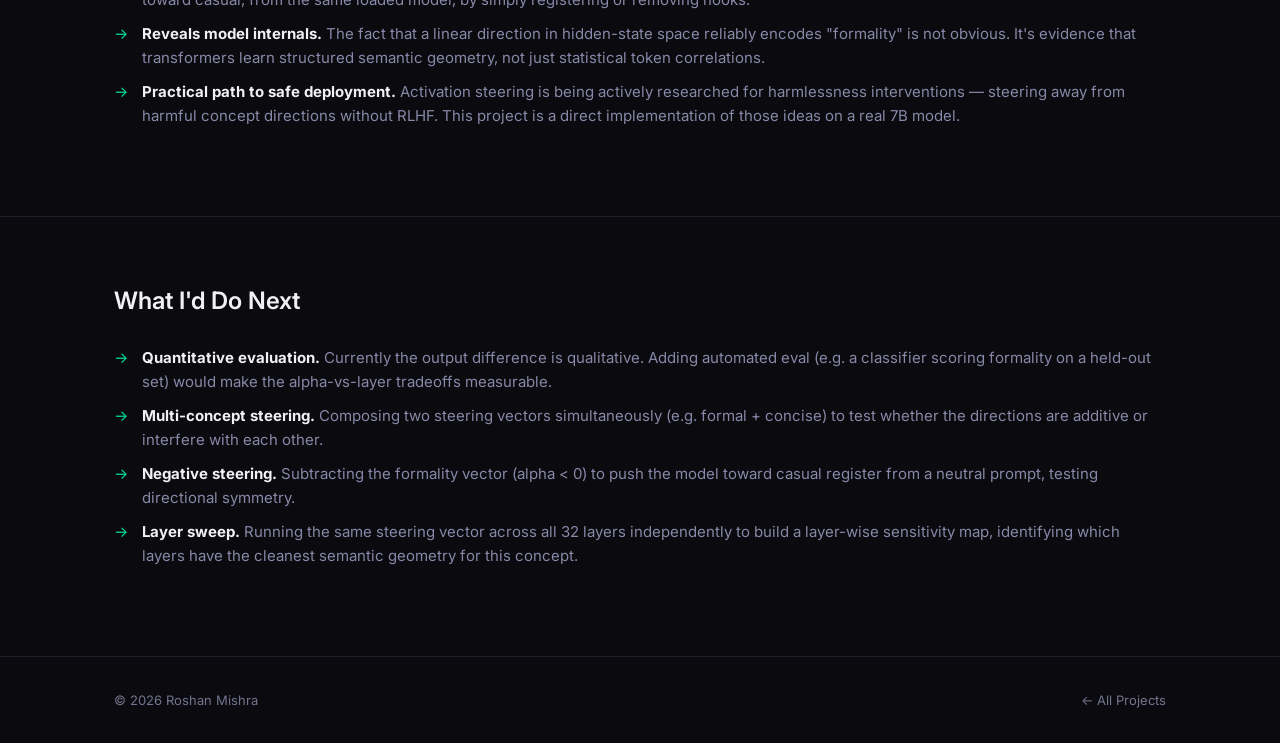
<file: projects/model-steering.html>
<!DOCTYPE html>
<html lang="en">
<head>
  <meta charset="UTF-8" />
  <meta name="viewport" content="width=device-width, initial-scale=1.0" />
  <title>Activation Steering on Mistral 7B — Roshan Mishra</title>
  <link rel="preconnect" href="https://fonts.googleapis.com" />
  <link rel="preconnect" href="https://fonts.gstatic.com" crossorigin />
  <link href="https://fonts.googleapis.com/css2?family=Inter:wght@300;400;500;600;700&family=JetBrains+Mono:wght@400;500&display=swap" rel="stylesheet" />
  <link rel="stylesheet" href="../style.css" />
</head>
<body>

  <nav id="nav">
    <div class="container">
      <div class="nav-inner">
        <a href="../index.html" class="nav-logo">rm<span>.</span></a>
        <ul class="nav-links">
          <li><a href="../index.html#case-studies">Case Studies</a></li>
          <li><a href="../index.html#projects">Projects</a></li>
          <li><a href="../index.html#experience">Experience</a></li>
          <li><a href="../index.html#skills">Skills</a></li>
          <li><a href="../index.html#contact">Contact</a></li>
        </ul>
        <a href="../resume.pdf" class="nav-cta" target="_blank" rel="noopener">Resume ↓</a>
        <button class="nav-mobile-toggle" id="nav-toggle" aria-label="Menu">&#9776;</button>
      </div>
    </div>
  </nav>

  <div class="project-detail-header">
    <div class="container">
      <a href="../index.html#projects" class="back-link">← Back to Projects</a>
      <div class="project-tags" style="margin-bottom: 20px;">
        <span class="tag accent">Activation Steering</span>
        <span class="tag accent">Mechanistic Interpretability</span>
        <span class="tag">PyTorch Hooks</span>
        <span class="tag">Mistral 7B</span>
        <span class="tag">4-bit Quantization</span>
      </div>
      <h1 class="project-detail-title">Activation Steering<br />on Mistral 7B</h1>
      <p class="project-detail-subtitle">Controlling LLM output behaviour at inference time by directly manipulating transformer hidden-state activations. No retraining, no prompt tricks, no weight updates.</p>
      <div class="project-meta-row">
        <div class="project-meta-item">
          <strong>Model</strong> Mistral 7B v0.1 (4-bit NF4)
        </div>
        <div class="project-meta-item">
          <strong>Stack</strong> Python, PyTorch, HuggingFace Transformers, bitsandbytes
        </div>
        <div class="project-meta-item">
          <a href="https://github.com/RoshanMishra0/activation-steering" target="_blank" rel="noopener" style="color: var(--accent);">GitHub →</a>
        </div>
        <div class="project-meta-item">
          <a href="https://roshanmishra0.github.io/activation-steering/" target="_blank" rel="noopener" style="color: var(--accent);">Live Demo →</a>
        </div>
      </div>
    </div>
  </div>

  <!-- WHAT IS ACTIVATION STEERING -->
  <div class="content-section">
    <div class="container">
      <h2>What Is Activation Steering?</h2>
      <p>Activation steering (also called representation engineering or concept steering) is a mechanistic interpretability technique that controls model behaviour by modifying internal activations at runtime. No prompt changes, no retraining.</p>
      <p>The key insight: transformer hidden states encode semantic directions. If you can identify the direction in activation space that corresponds to a concept (e.g. "formality"), you can add or subtract that direction during a forward pass to push the model's output toward or away from that concept.</p>

      <div class="two-col">
        <div class="info-card">
          <h4>What it is NOT</h4>
          <ul style="list-style: none; display: flex; flex-direction: column; gap: 6px;">
            <li style="font-size: 13px; color: var(--text-secondary);">→ Not prompt engineering (no instruction change)</li>
            <li style="font-size: 13px; color: var(--text-secondary);">→ Not fine-tuning (no gradient updates)</li>
            <li style="font-size: 13px; color: var(--text-secondary);">→ Not RLHF or preference data</li>
            <li style="font-size: 13px; color: var(--text-secondary);">→ Not system prompt manipulation</li>
          </ul>
        </div>
        <div class="info-card">
          <h4>What it IS</h4>
          <ul style="list-style: none; display: flex; flex-direction: column; gap: 6px;">
            <li style="font-size: 13px; color: var(--text-secondary);">→ Direct intervention in the forward pass</li>
            <li style="font-size: 13px; color: var(--text-secondary);">→ Adding a concept vector to a layer's hidden state</li>
            <li style="font-size: 13px; color: var(--text-secondary);">→ Weights stay frozen — only activations change</li>
            <li style="font-size: 13px; color: var(--text-secondary);">→ Works at inference time on any input</li>
          </ul>
        </div>
      </div>
    </div>
  </div>

  <!-- SETUP -->
  <div class="content-section">
    <div class="container">
      <h2>Model Setup: 4-bit Quantization</h2>
      <p>Mistral 7B is loaded in 4-bit NF4 quantization using bitsandbytes. This keeps the model runnable on consumer hardware while preserving enough representational fidelity for the hidden-state geometry to remain meaningful, which is crucial for activation steering to work.</p>

      <div class="code-block"><span class="kw">from</span> transformers <span class="kw">import</span> AutoModelForCausalLM, BitsAndBytesConfig
<span class="kw">import</span> torch

bnb_config = <span class="cls">BitsAndBytesConfig</span>(
    load_in_4bit=<span class="kw">True</span>,
    bnb_4bit_compute_dtype=torch.float16,
    bnb_4bit_use_double_quant=<span class="kw">True</span>,
    bnb_4bit_quant_type=<span class="str">"nf4"</span>,   <span class="cmt"># Normal Float 4 — better distribution than uniform 4-bit</span>
)

model = AutoModelForCausalLM.from_pretrained(
    <span class="str">"mistralai/Mistral-7B-v0.1"</span>,
    quantization_config=bnb_config,
    device_map=<span class="str">"auto"</span>,
)
model.eval()  <span class="cmt"># inference only — no gradient tracking needed</span></div>
    </div>
  </div>

  <!-- STEERING VECTORS -->
  <div class="content-section">
    <div class="container">
      <h2>Computing Steering Vectors</h2>
      <p>A steering vector is computed as the difference between mean hidden-state activations for two contrastive sets of prompts: one representing the target concept, one representing the opposite.</p>
      <p>For the formality experiment: formal prompts ("provide a rigorous, mathematically grounded explanation...") versus casual prompts ("explain like I'm 5"). The mean activation difference at the last token position gives a direction in hidden-state space that encodes the formality concept.</p>

      <div class="arch-diagram"><span class="arch-accent">Formal prompts</span>  →  forward pass  →  last-token hidden state  →  mean_formal
<span class="arch-accent">Casual prompts</span>   →  forward pass  →  last-token hidden state  →  mean_casual

<span class="arch-accent">steering_vector</span> = (mean_formal - mean_casual) / ||mean_formal - mean_casual||

<span class="arch-dim">shape: (1, 1, hidden_dim)  — broadcast-safe for hook injection</span></div>

      <div class="code-block"><span class="kw">def</span> <span class="fn">get_hidden</span>(prompt: str, layer_id: int) -> torch.Tensor:
    cache = {}

    <span class="kw">def</span> <span class="fn">hook</span>(module, input, output):
        h = output[<span class="num">0</span>] <span class="kw">if</span> isinstance(output, tuple) <span class="kw">else</span> output
        cache[<span class="str">"h"</span>] = h.detach()

    inputs = build_inputs(prompt)
    handle = model.model.layers[layer_id].register_forward_hook(hook)
    <span class="kw">with</span> torch.no_grad():
        model(inputs)  <span class="cmt"># forward pass only, no generation</span>
    handle.remove()
    <span class="kw">return</span> cache[<span class="str">"h"</span>]  <span class="cmt"># shape: (1, seq_len, hidden_dim)</span>

<span class="kw">def</span> <span class="fn">compute_steering_vector</span>(layer_id, formal_prompts, casual_prompts):
    formal_vecs = [last_token(get_hidden(p, layer_id)) <span class="kw">for</span> p <span class="kw">in</span> formal_prompts]
    casual_vecs = [last_token(get_hidden(p, layer_id)) <span class="kw">for</span> p <span class="kw">in</span> casual_prompts]

    vec = (torch.stack(formal_vecs).mean(<span class="num">0</span>) - torch.stack(casual_vecs).mean(<span class="num">0</span>)).unsqueeze(<span class="num">1</span>)
    <span class="kw">return</span> vec / (vec.norm(dim=-<span class="num">1</span>, keepdim=<span class="kw">True</span>) + <span class="num">1e-6</span>)  <span class="cmt"># unit-normalised</span></div>
    </div>
  </div>

  <!-- INJECTION -->
  <div class="content-section">
    <div class="container">
      <h2>Injecting the Vector via Forward Hook</h2>
      <p>At inference time, a PyTorch forward hook intercepts the output of a specific transformer layer and adds <code style="font-family: var(--font-mono); font-size: 13px; color: var(--accent);">alpha × steering_vector</code> to the hidden state before it flows into the next layer. Alpha controls the steering strength: too low and the effect is imperceptible, too high and it degrades coherence.</p>

      <div class="code-block"><span class="kw">def</span> <span class="fn">make_steering_hook</span>(steering_vector, alpha: float):
    <span class="kw">def</span> <span class="fn">hook</span>(module, input, output):
        <span class="kw">if</span> isinstance(output, tuple):
            steered = output[<span class="num">0</span>] + alpha * steering_vector
            <span class="kw">return</span> (steered,) + output[<span class="num">1</span>:]  <span class="cmt"># preserve past_key_values etc.</span>
        <span class="kw">return</span> output + alpha * steering_vector
    <span class="kw">return</span> hook

<span class="cmt"># Register hook at 75% layer depth, alpha = 4.0</span>
layer_id = math.floor(len(model.model.layers) * <span class="num">0.75</span>)
handle = model.model.layers[layer_id].register_forward_hook(
    make_steering_hook(steering_vector, alpha=<span class="num">4.0</span>)
)
output = generate(<span class="str">"Explain gravity in simple terms."</span>)
handle.remove()  <span class="cmt"># always remove — hook persists across calls otherwise</span></div>

      <div class="callout">
        <strong>Why remove the hook after generation?</strong> PyTorch forward hooks persist on the module until explicitly removed. If you don't call <code style="font-family: var(--font-mono); font-size: 13px; color: var(--accent);">handle.remove()</code>, every subsequent forward pass through that layer (including internal KV cache updates) will apply the steering vector, producing corrupted outputs.
      </div>
    </div>
  </div>

  <!-- EXPERIMENTS -->
  <div class="content-section">
    <div class="container">
      <h2>Experiments: Layer Depth vs Alpha</h2>
      <p>Two experiments test different injection points and steering strengths on the same test prompt: <em>"Explain gravity in simple terms."</em></p>

      <table class="metrics-table">
        <thead>
          <tr>
            <th>Experiment</th>
            <th>Layer Depth</th>
            <th>Alpha (α)</th>
            <th>Effect</th>
          </tr>
        </thead>
        <tbody>
          <tr>
            <td>Baseline</td>
            <td>—</td>
            <td>0</td>
            <td style="color: var(--text-secondary);">Casual, accessible explanation</td>
          </tr>
          <tr>
            <td>Experiment 1</td>
            <td class="winner">75% depth</td>
            <td class="winner">4.0</td>
            <td style="color: var(--text-secondary);">Strong shift to formal/technical register</td>
          </tr>
          <tr>
            <td>Experiment 2</td>
            <td>50% depth</td>
            <td>0.5</td>
            <td style="color: var(--text-secondary);">Subtle formalisation, coherence preserved</td>
          </tr>
        </tbody>
      </table>

      <p>Deeper layers (75%) carry more semantic content. They're closer to the output distribution and respond more strongly to the steering vector. Earlier layers (50%) carry more syntactic/structural information; the same vector has a subtler effect there. This matches the mechanistic interpretability literature on layer specialisation in transformers.</p>

      <div class="callout">
        <strong>Key finding:</strong> At α = 4.0 on layer 75%, the model shifts from "things fall because gravity pulls them" to full physics register, discussing gravitational fields, Newton's inverse-square law, and geodesics, without any change to the input prompt or model weights.
      </div>
    </div>
  </div>

  <!-- WHY THIS MATTERS -->
  <div class="content-section">
    <div class="container">
      <h2>Why This Matters for AI Engineering</h2>
      <ul>
        <li><strong style="color: var(--text-primary);">No retraining cost.</strong> Fine-tuning Mistral 7B for tone control would require GPU hours, labelled data, and a PEFT setup. Activation steering achieves comparable tone shifts at inference time with zero weight updates.</li>
        <li><strong style="color: var(--text-primary);">Composable and reversible.</strong> Hooks can be stacked, mixed, or removed on any call. You can steer one request toward formal tone and the next toward casual, from the same loaded model, by simply registering or removing hooks.</li>
        <li><strong style="color: var(--text-primary);">Reveals model internals.</strong> The fact that a linear direction in hidden-state space reliably encodes "formality" is not obvious. It's evidence that transformers learn structured semantic geometry, not just statistical token correlations.</li>
        <li><strong style="color: var(--text-primary);">Practical path to safe deployment.</strong> Activation steering is being actively researched for harmlessness interventions — steering away from harmful concept directions without RLHF. This project is a direct implementation of those ideas on a real 7B model.</li>
      </ul>
    </div>
  </div>

  <!-- WHAT I'D DO NEXT -->
  <div class="content-section">
    <div class="container">
      <h2>What I'd Do Next</h2>
      <ul>
        <li><strong style="color: var(--text-primary);">Quantitative evaluation.</strong> Currently the output difference is qualitative. Adding automated eval (e.g. a classifier scoring formality on a held-out set) would make the alpha-vs-layer tradeoffs measurable.</li>
        <li><strong style="color: var(--text-primary);">Multi-concept steering.</strong> Composing two steering vectors simultaneously (e.g. formal + concise) to test whether the directions are additive or interfere with each other.</li>
        <li><strong style="color: var(--text-primary);">Negative steering.</strong> Subtracting the formality vector (alpha &lt; 0) to push the model toward casual register from a neutral prompt, testing directional symmetry.</li>
        <li><strong style="color: var(--text-primary);">Layer sweep.</strong> Running the same steering vector across all 32 layers independently to build a layer-wise sensitivity map, identifying which layers have the cleanest semantic geometry for this concept.</li>
      </ul>
    </div>
  </div>

  <footer>
    <div class="container">
      <div class="footer-inner">
        <span class="footer-copy">© 2026 Roshan Mishra</span>
        <a href="../index.html#projects" style="color: var(--text-muted); font-size: 13px;">← All Projects</a>
      </div>
    </div>
  </footer>

  <script src="../app.js"></script>
</body>
</html>
</file>
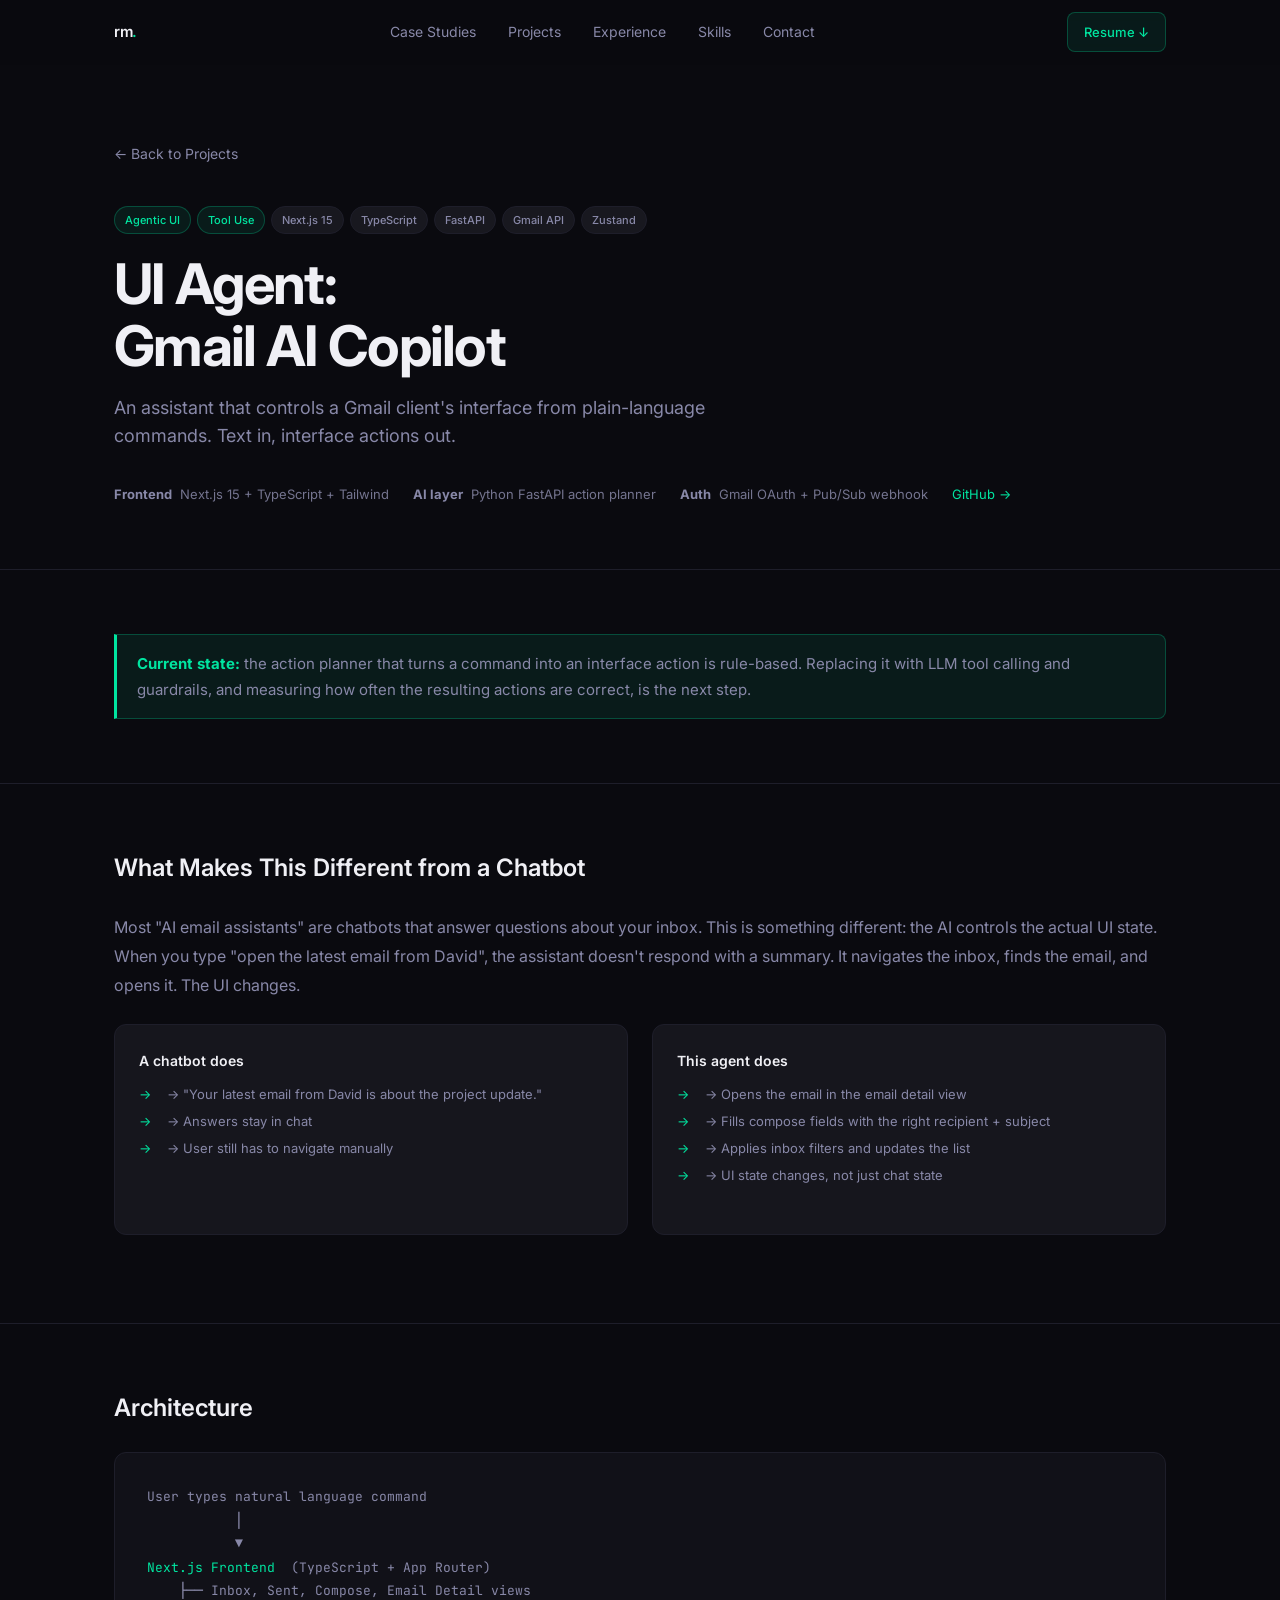
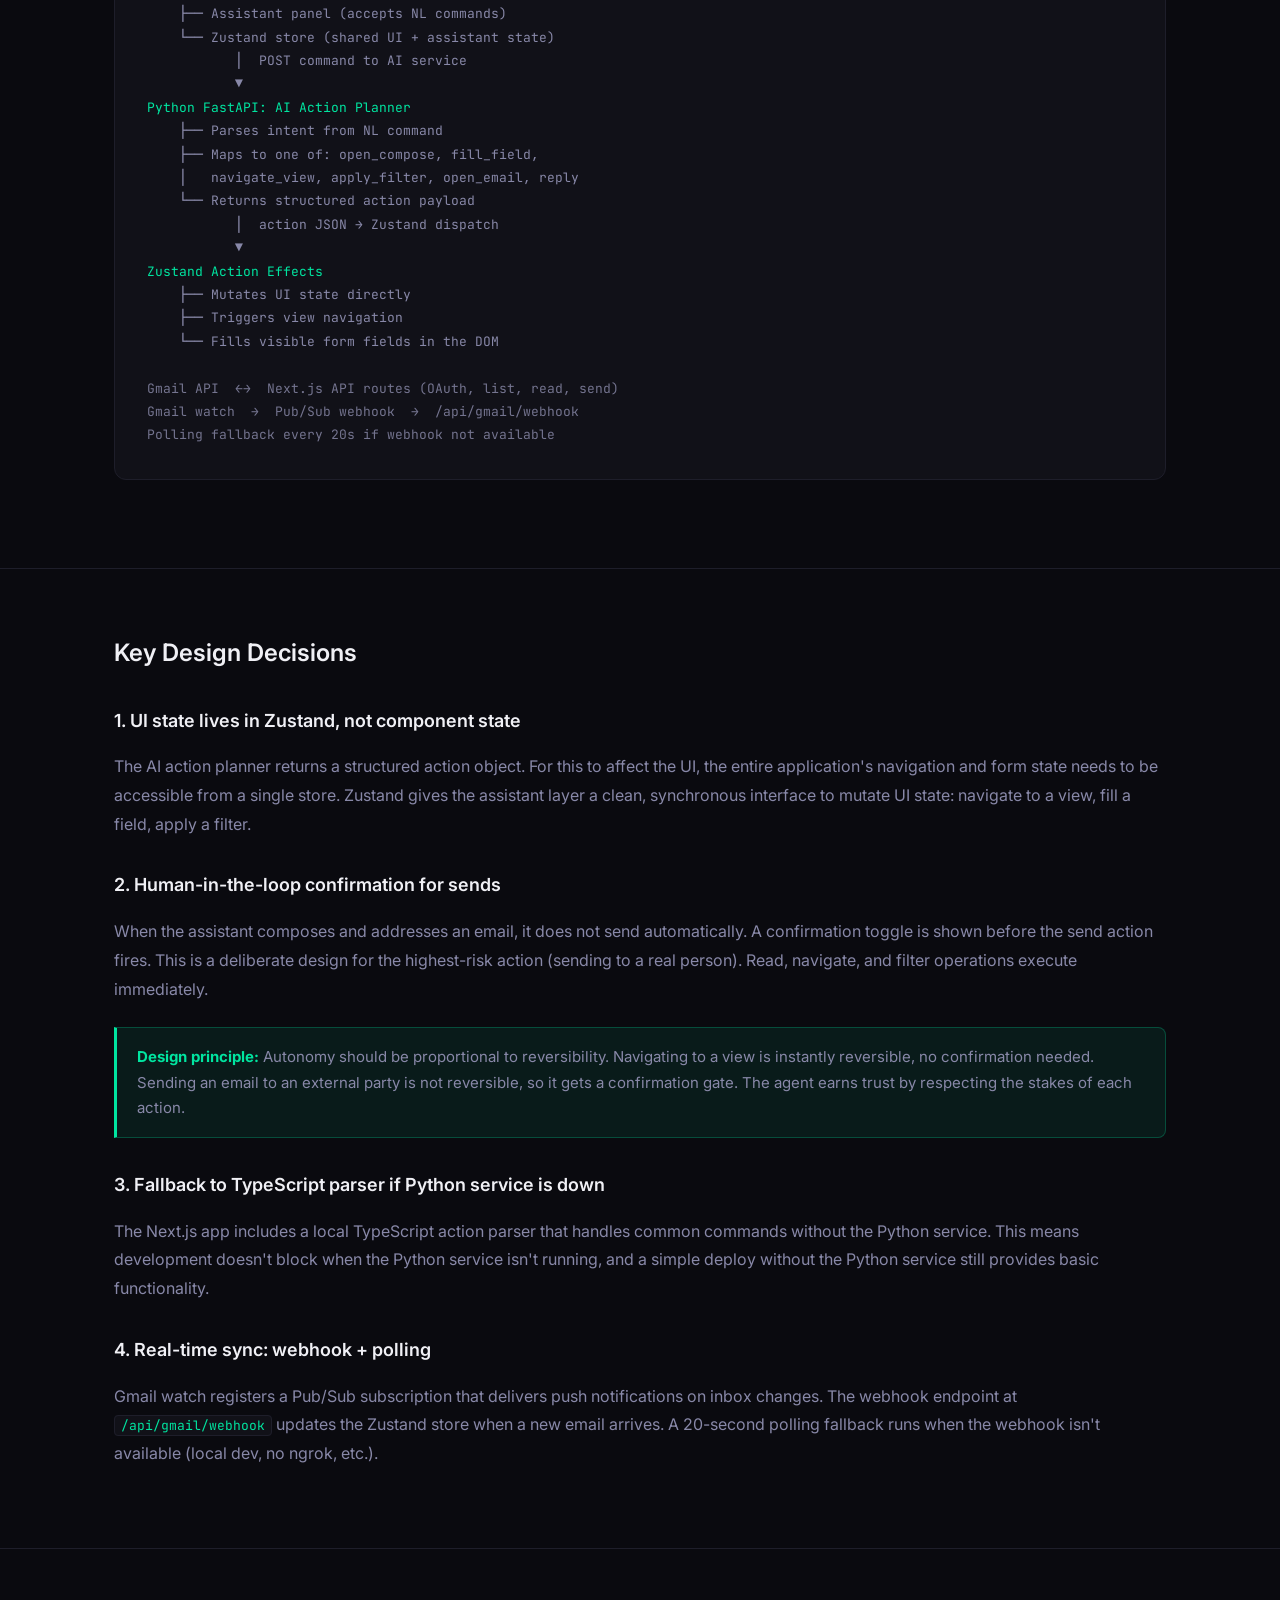
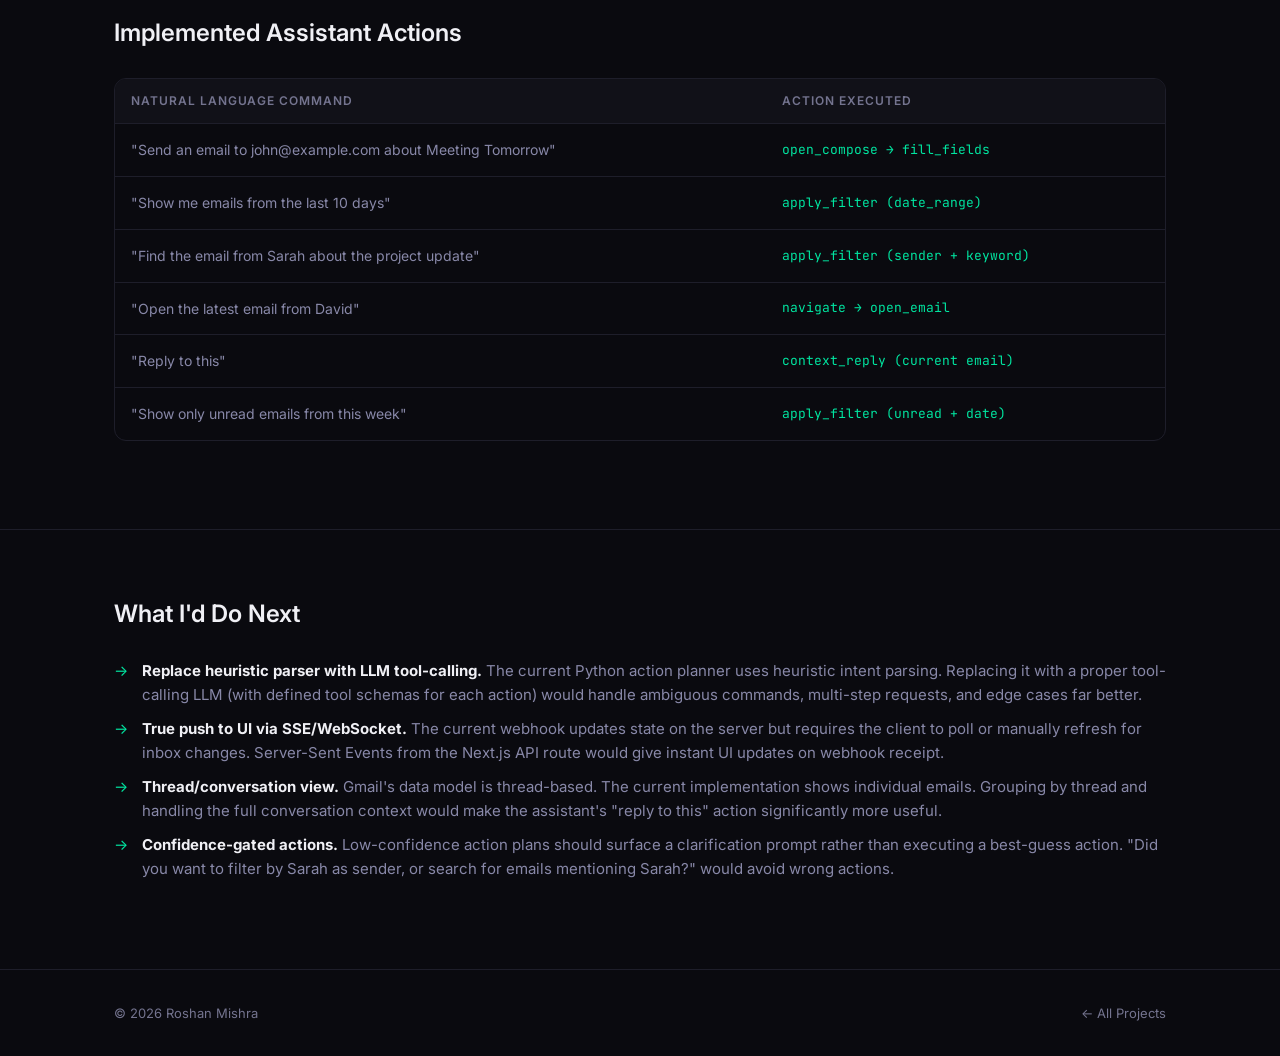
<file: projects/ui-agent.html>
<!DOCTYPE html>
<html lang="en">
<head>
  <meta charset="UTF-8" />
  <meta name="viewport" content="width=device-width, initial-scale=1.0" />
  <title>UI Agent — Gmail AI Copilot — Roshan Mishra</title>
  <link rel="preconnect" href="https://fonts.googleapis.com" />
  <link rel="preconnect" href="https://fonts.gstatic.com" crossorigin />
  <link href="https://fonts.googleapis.com/css2?family=Inter:wght@300;400;500;600;700&family=JetBrains+Mono:wght@400;500&display=swap" rel="stylesheet" />
  <link rel="stylesheet" href="../style.css" />
</head>
<body>

  <nav id="nav">
    <div class="container">
      <div class="nav-inner">
        <a href="../index.html" class="nav-logo">rm<span>.</span></a>
        <ul class="nav-links">
          <li><a href="../index.html#case-studies">Case Studies</a></li>
          <li><a href="../index.html#projects">Projects</a></li>
          <li><a href="../index.html#experience">Experience</a></li>
          <li><a href="../index.html#skills">Skills</a></li>
          <li><a href="../index.html#contact">Contact</a></li>
        </ul>
        <a href="../resume.pdf" class="nav-cta" target="_blank" rel="noopener">Resume ↓</a>
        <button class="nav-mobile-toggle" id="nav-toggle" aria-label="Menu">&#9776;</button>
      </div>
    </div>
  </nav>

  <div class="project-detail-header">
    <div class="container">
      <a href="../index.html#projects" class="back-link">← Back to Projects</a>
      <div class="project-tags" style="margin-bottom: 20px;">
        <span class="tag accent">Agentic UI</span>
        <span class="tag accent">Tool Use</span>
        <span class="tag">Next.js 15</span>
        <span class="tag">TypeScript</span>
        <span class="tag">FastAPI</span>
        <span class="tag">Gmail API</span>
        <span class="tag">Zustand</span>
      </div>
      <h1 class="project-detail-title">UI Agent:<br />Gmail AI Copilot</h1>
      <p class="project-detail-subtitle">An assistant that controls a Gmail client's interface from plain-language commands. Text in, interface actions out.</p>
      <div class="project-meta-row">
        <div class="project-meta-item">
          <strong>Frontend</strong> Next.js 15 + TypeScript + Tailwind
        </div>
        <div class="project-meta-item">
          <strong>AI layer</strong> Python FastAPI action planner
        </div>
        <div class="project-meta-item">
          <strong>Auth</strong> Gmail OAuth + Pub/Sub webhook
        </div>
        <div class="project-meta-item">
          <a href="https://github.com/RoshanMishra0/UI-Agent" target="_blank" rel="noopener" style="color: var(--accent);">GitHub →</a>
        </div>
      </div>
    </div>
  </div>

  <!-- WHAT MAKES THIS DIFFERENT -->
  <div class="content-section">
    <div class="container">
      <div class="callout" style="margin: 0;">
        <strong>Current state:</strong> the action planner that turns a command into an interface action is rule-based. Replacing it with LLM tool calling and guardrails, and measuring how often the resulting actions are correct, is the next step.
      </div>
    </div>
  </div>

  <div class="content-section">
    <div class="container">
      <h2>What Makes This Different from a Chatbot</h2>
      <p>Most "AI email assistants" are chatbots that answer questions about your inbox. This is something different: the AI controls the actual UI state. When you type "open the latest email from David", the assistant doesn't respond with a summary. It navigates the inbox, finds the email, and opens it. The UI changes.</p>

      <div class="two-col">
        <div class="info-card">
          <h4>A chatbot does</h4>
          <ul style="list-style: none; display: flex; flex-direction: column; gap: 6px;">
            <li style="font-size: 13px; color: var(--text-secondary);">→ "Your latest email from David is about the project update."</li>
            <li style="font-size: 13px; color: var(--text-secondary);">→ Answers stay in chat</li>
            <li style="font-size: 13px; color: var(--text-secondary);">→ User still has to navigate manually</li>
          </ul>
        </div>
        <div class="info-card">
          <h4>This agent does</h4>
          <ul style="list-style: none; display: flex; flex-direction: column; gap: 6px;">
            <li style="font-size: 13px; color: var(--text-secondary);">→ Opens the email in the email detail view</li>
            <li style="font-size: 13px; color: var(--text-secondary);">→ Fills compose fields with the right recipient + subject</li>
            <li style="font-size: 13px; color: var(--text-secondary);">→ Applies inbox filters and updates the list</li>
            <li style="font-size: 13px; color: var(--text-secondary);">→ UI state changes, not just chat state</li>
          </ul>
        </div>
      </div>
    </div>
  </div>

  <!-- ARCHITECTURE -->
  <div class="content-section">
    <div class="container">
      <h2>Architecture</h2>

      <div class="arch-diagram">User types natural language command
           │
           ▼
<span class="arch-accent">Next.js Frontend</span>  (TypeScript + App Router)
    ├── Inbox, Sent, Compose, Email Detail views
    ├── Assistant panel (accepts NL commands)
    └── Zustand store (shared UI + assistant state)
           │  POST command to AI service
           ▼
<span class="arch-accent">Python FastAPI: AI Action Planner</span>
    ├── Parses intent from NL command
    ├── Maps to one of: open_compose, fill_field,
    │   navigate_view, apply_filter, open_email, reply
    └── Returns structured action payload
           │  action JSON → Zustand dispatch
           ▼
<span class="arch-accent">Zustand Action Effects</span>
    ├── Mutates UI state directly
    ├── Triggers view navigation
    └── Fills visible form fields in the DOM

<span class="arch-dim">Gmail API  ←→  Next.js API routes (OAuth, list, read, send)</span>
<span class="arch-dim">Gmail watch  →  Pub/Sub webhook  →  /api/gmail/webhook</span>
<span class="arch-dim">Polling fallback every 20s if webhook not available</span></div>
    </div>
  </div>

  <!-- KEY DESIGN DECISIONS -->
  <div class="content-section">
    <div class="container">
      <h2>Key Design Decisions</h2>

      <h3>1. UI state lives in Zustand, not component state</h3>
      <p>The AI action planner returns a structured action object. For this to affect the UI, the entire application's navigation and form state needs to be accessible from a single store. Zustand gives the assistant layer a clean, synchronous interface to mutate UI state: navigate to a view, fill a field, apply a filter.</p>

      <h3>2. Human-in-the-loop confirmation for sends</h3>
      <p>When the assistant composes and addresses an email, it does not send automatically. A confirmation toggle is shown before the send action fires. This is a deliberate design for the highest-risk action (sending to a real person). Read, navigate, and filter operations execute immediately.</p>

      <div class="callout">
        <strong>Design principle:</strong> Autonomy should be proportional to reversibility. Navigating to a view is instantly reversible, no confirmation needed. Sending an email to an external party is not reversible, so it gets a confirmation gate. The agent earns trust by respecting the stakes of each action.
      </div>

      <h3>3. Fallback to TypeScript parser if Python service is down</h3>
      <p>The Next.js app includes a local TypeScript action parser that handles common commands without the Python service. This means development doesn't block when the Python service isn't running, and a simple deploy without the Python service still provides basic functionality.</p>

      <h3>4. Real-time sync: webhook + polling</h3>
      <p>Gmail watch registers a Pub/Sub subscription that delivers push notifications on inbox changes. The webhook endpoint at <code style="font-family: var(--font-mono); font-size: 13px; color: var(--accent)">/api/gmail/webhook</code> updates the Zustand store when a new email arrives. A 20-second polling fallback runs when the webhook isn't available (local dev, no ngrok, etc.).</p>
    </div>
  </div>

  <!-- ACTIONS IMPLEMENTED -->
  <div class="content-section">
    <div class="container">
      <h2>Implemented Assistant Actions</h2>

      <table class="metrics-table">
        <thead>
          <tr>
            <th>Natural Language Command</th>
            <th>Action Executed</th>
          </tr>
        </thead>
        <tbody>
          <tr>
            <td>"Send an email to john@example.com about Meeting Tomorrow"</td>
            <td style="color: var(--accent); font-family: var(--font-mono); font-size: 13px;">open_compose → fill_fields</td>
          </tr>
          <tr>
            <td>"Show me emails from the last 10 days"</td>
            <td style="color: var(--accent); font-family: var(--font-mono); font-size: 13px;">apply_filter (date_range)</td>
          </tr>
          <tr>
            <td>"Find the email from Sarah about the project update"</td>
            <td style="color: var(--accent); font-family: var(--font-mono); font-size: 13px;">apply_filter (sender + keyword)</td>
          </tr>
          <tr>
            <td>"Open the latest email from David"</td>
            <td style="color: var(--accent); font-family: var(--font-mono); font-size: 13px;">navigate → open_email</td>
          </tr>
          <tr>
            <td>"Reply to this"</td>
            <td style="color: var(--accent); font-family: var(--font-mono); font-size: 13px;">context_reply (current email)</td>
          </tr>
          <tr>
            <td>"Show only unread emails from this week"</td>
            <td style="color: var(--accent); font-family: var(--font-mono); font-size: 13px;">apply_filter (unread + date)</td>
          </tr>
        </tbody>
      </table>
    </div>
  </div>

  <!-- WHAT I'D DO NEXT -->
  <div class="content-section">
    <div class="container">
      <h2>What I'd Do Next</h2>
      <ul>
        <li><strong style="color: var(--text-primary);">Replace heuristic parser with LLM tool-calling.</strong> The current Python action planner uses heuristic intent parsing. Replacing it with a proper tool-calling LLM (with defined tool schemas for each action) would handle ambiguous commands, multi-step requests, and edge cases far better.</li>
        <li><strong style="color: var(--text-primary);">True push to UI via SSE/WebSocket.</strong> The current webhook updates state on the server but requires the client to poll or manually refresh for inbox changes. Server-Sent Events from the Next.js API route would give instant UI updates on webhook receipt.</li>
        <li><strong style="color: var(--text-primary);">Thread/conversation view.</strong> Gmail's data model is thread-based. The current implementation shows individual emails. Grouping by thread and handling the full conversation context would make the assistant's "reply to this" action significantly more useful.</li>
        <li><strong style="color: var(--text-primary);">Confidence-gated actions.</strong> Low-confidence action plans should surface a clarification prompt rather than executing a best-guess action. "Did you want to filter by Sarah as sender, or search for emails mentioning Sarah?" would avoid wrong actions.</li>
      </ul>
    </div>
  </div>

  <footer>
    <div class="container">
      <div class="footer-inner">
        <span class="footer-copy">© 2026 Roshan Mishra</span>
        <a href="../index.html#projects" style="color: var(--text-muted); font-size: 13px;">← All Projects</a>
      </div>
    </div>
  </footer>

  <script src="../app.js"></script>
</body>
</html>
</file>
<file: style.css>
:root {
  --bg: #0a0a0f;
  --bg-surface: #111118;
  --bg-elevated: #18181f;
  --bg-card: #16161d;
  --accent: #00e5a0;
  --accent-dim: rgba(0, 229, 160, 0.08);
  --accent-border: rgba(0, 229, 160, 0.25);
  --accent-glow: rgba(0, 229, 160, 0.15);
  --text-primary: #f0f0f5;
  --text-secondary: #8888a8;
  --text-muted: #74748f;
  --border: #1e1e2a;
  --border-hover: #2e2e3e;
  --font-sans: 'Inter', system-ui, -apple-system, sans-serif;
  --font-mono: 'JetBrains Mono', 'Fira Code', 'Courier New', monospace;
  --radius: 8px;
  --radius-lg: 12px;
  --transition: 200ms ease;
}

*, *::before, *::after { box-sizing: border-box; margin: 0; padding: 0; }

html { scroll-behavior: smooth; }

body {
  background: var(--bg);
  color: var(--text-primary);
  font-family: var(--font-sans);
  font-size: 16px;
  line-height: 1.7;
  -webkit-font-smoothing: antialiased;
}

a { color: var(--accent); text-decoration: none; transition: opacity var(--transition); }
a:hover { opacity: 0.8; }

img { max-width: 100%; display: block; }

.container {
  max-width: 1100px;
  margin: 0 auto;
  padding: 0 24px;
}

.section { padding: 96px 0; }
.section-label {
  font-size: 12px;
  font-weight: 500;
  letter-spacing: 0.12em;
  text-transform: uppercase;
  color: var(--accent);
  margin-bottom: 12px;
}
.section-title {
  font-size: clamp(28px, 4vw, 40px);
  font-weight: 600;
  color: var(--text-primary);
  line-height: 1.2;
  margin-bottom: 16px;
}
.section-subtitle {
  font-size: 17px;
  color: var(--text-secondary);
  max-width: 580px;
  line-height: 1.7;
}

/* ── NAV ── */
#nav {
  position: fixed;
  top: 0;
  left: 0;
  right: 0;
  z-index: 100;
  background: rgba(10, 10, 15, 0.85);
  backdrop-filter: blur(12px);
  -webkit-backdrop-filter: blur(12px);
  border-bottom: 1px solid transparent;
  transition: border-color var(--transition);
}
#nav.scrolled { border-bottom-color: var(--border); }
.nav-inner {
  display: flex;
  align-items: center;
  justify-content: space-between;
  height: 64px;
}
.nav-logo {
  font-size: 15px;
  font-weight: 600;
  color: var(--text-primary);
  text-decoration: none;
  letter-spacing: -0.02em;
}
.nav-logo span { color: var(--accent); }
.nav-links {
  display: flex;
  align-items: center;
  gap: 32px;
  list-style: none;
}
.nav-links a {
  font-size: 14px;
  color: var(--text-secondary);
  text-decoration: none;
  transition: color var(--transition);
}
.nav-links a:hover { color: var(--text-primary); opacity: 1; }
.nav-cta {
  font-size: 13px;
  font-weight: 500;
  padding: 8px 16px;
  border: 1px solid var(--accent-border);
  border-radius: var(--radius);
  color: var(--accent);
  background: var(--accent-dim);
  transition: all var(--transition);
  text-decoration: none;
}
.nav-cta:hover { background: rgba(0, 229, 160, 0.15); opacity: 1; }
.nav-mobile-toggle { display: none; background: none; border: none; cursor: pointer; color: var(--text-primary); }

/* ── HERO ── */
#hero {
  padding: 160px 0 96px;
  position: relative;
  overflow: hidden;
}
#hero::before {
  content: '';
  position: absolute;
  top: -200px;
  right: -200px;
  width: 600px;
  height: 600px;
  background: radial-gradient(circle, rgba(0, 229, 160, 0.06) 0%, transparent 70%);
  pointer-events: none;
}
.hero-badge {
  display: inline-flex;
  align-items: center;
  gap: 8px;
  padding: 6px 14px;
  border: 1px solid var(--accent-border);
  border-radius: 100px;
  font-size: 13px;
  color: var(--accent);
  background: var(--accent-dim);
  margin-bottom: 28px;
}
.hero-badge::before {
  content: '';
  width: 6px;
  height: 6px;
  border-radius: 50%;
  background: var(--accent);
  animation: pulse 2s infinite;
}
@keyframes pulse {
  0%, 100% { opacity: 1; }
  50% { opacity: 0.4; }
}
.hero-title {
  font-size: clamp(40px, 6vw, 72px);
  font-weight: 700;
  letter-spacing: -0.03em;
  line-height: 1.05;
  margin-bottom: 24px;
  color: var(--text-primary);
}
.hero-title .accent { color: var(--accent); }
.hero-subtitle {
  font-size: clamp(17px, 2.5vw, 20px);
  color: var(--text-secondary);
  max-width: 600px;
  line-height: 1.6;
  margin-bottom: 40px;
}
.hero-actions {
  display: flex;
  gap: 16px;
  flex-wrap: wrap;
  margin-bottom: 64px;
}
.btn-primary {
  display: inline-flex;
  align-items: center;
  gap: 8px;
  padding: 12px 24px;
  background: var(--accent);
  color: #0a0a0f;
  font-size: 15px;
  font-weight: 600;
  border-radius: var(--radius);
  text-decoration: none;
  transition: all var(--transition);
}
.btn-primary:hover { opacity: 0.9; transform: translateY(-1px); }
.btn-secondary {
  display: inline-flex;
  align-items: center;
  gap: 8px;
  padding: 12px 24px;
  border: 1px solid var(--border-hover);
  color: var(--text-primary);
  font-size: 15px;
  font-weight: 500;
  border-radius: var(--radius);
  text-decoration: none;
  transition: all var(--transition);
}
.btn-secondary:hover { border-color: var(--text-muted); opacity: 1; }

.hero-stats {
  display: grid;
  grid-template-columns: repeat(3, 1fr);
  gap: 1px;
  background: var(--border);
  border: 1px solid var(--border);
  border-radius: var(--radius-lg);
  overflow: hidden;
  max-width: 640px;
}
.hero-stat {
  background: var(--bg-surface);
  padding: 24px 28px;
}
.hero-stat-number {
  font-size: 32px;
  font-weight: 700;
  letter-spacing: -0.03em;
  color: var(--accent);
  font-family: var(--font-mono);
  line-height: 1;
  margin-bottom: 6px;
}
.hero-stat-label {
  font-size: 12px;
  color: var(--text-muted);
  text-transform: uppercase;
  letter-spacing: 0.08em;
}

/* ── PROJECTS ── */
#projects { border-top: 1px solid var(--border); }
.projects-grid {
  display: grid;
  grid-template-columns: repeat(auto-fit, minmax(320px, 1fr));
  gap: 1px;
  background: var(--border);
  border: 1px solid var(--border);
  border-radius: var(--radius-lg);
  overflow: hidden;
  margin-top: 48px;
}
.project-card {
  background: var(--bg-card);
  padding: 32px;
  display: flex;
  flex-direction: column;
  gap: 20px;
  transition: background var(--transition);
  position: relative;
  text-decoration: none;
  color: inherit;
}
.project-card:hover { background: var(--bg-elevated); }
.project-card::after {
  content: '↗';
  position: absolute;
  top: 28px;
  right: 28px;
  font-size: 18px;
  color: var(--text-muted);
  transition: all var(--transition);
}
.project-card:hover::after { color: var(--accent); transform: translate(2px, -2px); }

.project-number {
  font-size: 12px;
  font-family: var(--font-mono);
  color: var(--text-muted);
}
.project-name {
  font-size: 20px;
  font-weight: 600;
  color: var(--text-primary);
  line-height: 1.3;
  padding-right: 32px;
}
.project-desc {
  font-size: 14px;
  color: var(--text-secondary);
  line-height: 1.6;
  flex: 1;
}
.project-metrics {
  display: flex;
  flex-direction: column;
  gap: 8px;
}
.metric-row {
  display: flex;
  justify-content: space-between;
  align-items: center;
  padding: 8px 12px;
  background: var(--bg-surface);
  border-radius: var(--radius);
  border: 1px solid var(--border);
}
.metric-label { font-size: 12px; color: var(--text-muted); }
.metric-value {
  font-size: 14px;
  font-weight: 600;
  font-family: var(--font-mono);
  color: var(--accent);
}
.project-tags {
  display: flex;
  flex-wrap: wrap;
  gap: 6px;
}
.tag {
  font-size: 11px;
  font-weight: 500;
  padding: 4px 10px;
  border-radius: 100px;
  background: var(--bg-elevated);
  border: 1px solid var(--border);
  color: var(--text-secondary);
}
.tag.accent {
  background: var(--accent-dim);
  border-color: var(--accent-border);
  color: var(--accent);
}

/* ── EXPERIENCE ── */
#experience { border-top: 1px solid var(--border); }
.timeline {
  margin-top: 48px;
  display: flex;
  flex-direction: column;
  gap: 0;
  position: relative;
}
.timeline::before {
  content: '';
  position: absolute;
  left: 20px;
  top: 8px;
  bottom: 8px;
  width: 1px;
  background: var(--border);
}
.timeline-item {
  display: grid;
  grid-template-columns: 42px 1fr;
  gap: 20px;
  padding-bottom: 48px;
}
.timeline-item:last-child { padding-bottom: 0; }
.timeline-dot {
  width: 8px;
  height: 8px;
  border-radius: 50%;
  background: var(--accent);
  margin-top: 8px;
  margin-left: 16px;
  position: relative;
  z-index: 1;
  flex-shrink: 0;
}
.timeline-dot.muted {
  background: var(--text-muted);
}
.timeline-content {}
.timeline-period {
  font-size: 12px;
  font-family: var(--font-mono);
  color: var(--text-muted);
  margin-bottom: 6px;
}
.timeline-role {
  font-size: 18px;
  font-weight: 600;
  color: var(--text-primary);
  margin-bottom: 4px;
}
.timeline-company {
  font-size: 14px;
  color: var(--accent);
  margin-bottom: 16px;
}
.timeline-body {
  font-size: 14px;
  color: var(--text-secondary);
  line-height: 1.7;
}
.timeline-body ul {
  list-style: none;
  display: flex;
  flex-direction: column;
  gap: 8px;
}
.timeline-body ul li::before {
  content: '→';
  margin-right: 10px;
  color: var(--text-muted);
}
.confidential-note {
  display: inline-flex;
  align-items: center;
  gap: 6px;
  margin-top: 12px;
  font-size: 12px;
  color: var(--text-muted);
  padding: 6px 12px;
  border: 1px solid var(--border);
  border-radius: 100px;
  background: var(--bg-surface);
}

/* ── SKILLS ── */
#skills { border-top: 1px solid var(--border); }
.skills-grid {
  display: grid;
  grid-template-columns: repeat(auto-fit, minmax(240px, 1fr));
  gap: 24px;
  margin-top: 48px;
}
.skill-group {
  background: var(--bg-card);
  border: 1px solid var(--border);
  border-radius: var(--radius-lg);
  padding: 24px;
}
.skill-group-title {
  font-size: 12px;
  font-weight: 600;
  letter-spacing: 0.1em;
  text-transform: uppercase;
  color: var(--accent);
  margin-bottom: 16px;
  padding-bottom: 12px;
  border-bottom: 1px solid var(--border);
}
.skill-tags {
  display: flex;
  flex-wrap: wrap;
  gap: 8px;
}
.skill-tag {
  font-size: 13px;
  padding: 5px 12px;
  border-radius: 100px;
  background: var(--bg-elevated);
  border: 1px solid var(--border);
  color: var(--text-secondary);
}
.skill-tag.strong {
  color: var(--text-primary);
  border-color: var(--border-hover);
}

/* ── BLOG ── */
#blog { border-top: 1px solid var(--border); }
.blog-grid {
  display: grid;
  grid-template-columns: repeat(auto-fit, minmax(300px, 1fr));
  gap: 1px;
  background: var(--border);
  border: 1px solid var(--border);
  border-radius: var(--radius-lg);
  overflow: hidden;
  margin-top: 48px;
}
.blog-card {
  background: var(--bg-card);
  padding: 28px;
  display: flex;
  flex-direction: column;
  gap: 12px;
  transition: background var(--transition);
}
.blog-card:hover { background: var(--bg-elevated); }
.blog-tag {
  font-size: 11px;
  font-weight: 600;
  letter-spacing: 0.1em;
  text-transform: uppercase;
  color: var(--accent);
}
.blog-title {
  font-size: 17px;
  font-weight: 600;
  color: var(--text-primary);
  line-height: 1.4;
}
.blog-summary {
  font-size: 13px;
  color: var(--text-secondary);
  line-height: 1.6;
  flex: 1;
}
.blog-meta {
  font-size: 12px;
  color: var(--text-muted);
  font-family: var(--font-mono);
}
.blog-coming-soon {
  font-size: 11px;
  padding: 4px 10px;
  border-radius: 100px;
  background: rgba(255, 180, 0, 0.08);
  border: 1px solid rgba(255, 180, 0, 0.2);
  color: #ffa500;
  width: fit-content;
}

/* ── CONTACT ── */
#contact { border-top: 1px solid var(--border); }
.contact-grid {
  display: grid;
  grid-template-columns: 1fr 1fr;
  gap: 64px;
  margin-top: 48px;
}
.contact-links {
  display: flex;
  flex-direction: column;
  gap: 16px;
  margin-top: 24px;
}
.contact-link {
  display: flex;
  align-items: center;
  gap: 14px;
  padding: 16px 20px;
  background: var(--bg-card);
  border: 1px solid var(--border);
  border-radius: var(--radius-lg);
  color: var(--text-primary);
  text-decoration: none;
  transition: all var(--transition);
}
.contact-link:hover { border-color: var(--accent-border); background: var(--bg-elevated); opacity: 1; }
.contact-link-icon {
  width: 36px;
  height: 36px;
  border-radius: var(--radius);
  background: var(--accent-dim);
  border: 1px solid var(--accent-border);
  display: flex;
  align-items: center;
  justify-content: center;
  font-size: 16px;
  flex-shrink: 0;
}
.contact-link-text { display: flex; flex-direction: column; gap: 2px; }
.contact-link-label { font-size: 12px; color: var(--text-muted); }
.contact-link-value { font-size: 14px; font-weight: 500; }

.availability-card {
  background: var(--bg-card);
  border: 1px solid var(--border);
  border-radius: var(--radius-lg);
  padding: 28px;
  height: fit-content;
}
.availability-title {
  font-size: 16px;
  font-weight: 600;
  color: var(--text-primary);
  margin-bottom: 8px;
}
.availability-body {
  font-size: 14px;
  color: var(--text-secondary);
  line-height: 1.7;
  margin-bottom: 20px;
}
.role-tags { display: flex; flex-wrap: wrap; gap: 8px; }

/* ── FOOTER ── */
footer {
  border-top: 1px solid var(--border);
  padding: 32px 0;
}
.footer-inner {
  display: flex;
  justify-content: space-between;
  align-items: center;
}
.footer-copy { font-size: 13px; color: var(--text-muted); }

/* ── PROJECT DETAIL PAGES ── */
.project-detail-header {
  padding: 140px 0 64px;
}
.back-link {
  display: inline-flex;
  align-items: center;
  gap: 8px;
  font-size: 14px;
  color: var(--text-secondary);
  text-decoration: none;
  margin-bottom: 40px;
  transition: color var(--transition);
}
.back-link:hover { color: var(--accent); opacity: 1; }
.project-detail-title {
  font-size: clamp(32px, 5vw, 56px);
  font-weight: 700;
  letter-spacing: -0.03em;
  color: var(--text-primary);
  line-height: 1.1;
  margin-bottom: 16px;
}
.project-detail-subtitle {
  font-size: 18px;
  color: var(--text-secondary);
  max-width: 600px;
  line-height: 1.6;
  margin-bottom: 32px;
}
.project-meta-row {
  display: flex;
  gap: 24px;
  flex-wrap: wrap;
  align-items: center;
}
.project-meta-item {
  display: flex;
  align-items: center;
  gap: 8px;
  font-size: 13px;
  color: var(--text-muted);
}
.project-meta-item strong { color: var(--text-secondary); }

.content-section {
  padding: 64px 0;
  border-top: 1px solid var(--border);
}
.content-section h2 {
  font-size: 24px;
  font-weight: 600;
  color: var(--text-primary);
  margin-bottom: 24px;
}
.content-section h3 {
  font-size: 18px;
  font-weight: 600;
  color: var(--text-primary);
  margin-bottom: 16px;
  margin-top: 32px;
}
.content-section p {
  font-size: 16px;
  color: var(--text-secondary);
  line-height: 1.8;
  margin-bottom: 16px;
}
.content-section ul {
  list-style: none;
  display: flex;
  flex-direction: column;
  gap: 10px;
  margin-bottom: 24px;
}
.content-section ul li {
  display: block;
  position: relative;
  padding-left: 28px;
  font-size: 15px;
  color: var(--text-secondary);
  line-height: 1.6;
}
.content-section ul li::before {
  content: '→';
  color: var(--accent);
  position: absolute;
  left: 0;
  top: 0;
}
.content-section code {
  font-family: var(--font-mono);
  font-size: 0.9em;
  color: var(--text-primary);
  background: var(--bg-surface);
  border: 1px solid var(--border);
  border-radius: 4px;
  padding: 1px 6px;
}

.arch-diagram {
  background: var(--bg-surface);
  border: 1px solid var(--border);
  border-radius: var(--radius-lg);
  padding: 32px;
  font-family: var(--font-mono);
  font-size: 13px;
  color: var(--text-secondary);
  line-height: 1.8;
  overflow-x: auto;
  margin: 24px 0;
  white-space: pre;
}
.arch-diagram .arch-accent { color: var(--accent); }
.arch-diagram .arch-dim { color: var(--text-muted); }

.metrics-table {
  width: 100%;
  border-collapse: separate;
  border-spacing: 0;
  border: 1px solid var(--border);
  border-radius: var(--radius-lg);
  overflow: hidden;
  margin: 24px 0;
  font-size: 14px;
}
.metrics-table th {
  background: var(--bg-surface);
  padding: 12px 16px;
  text-align: left;
  font-size: 12px;
  font-weight: 600;
  letter-spacing: 0.08em;
  text-transform: uppercase;
  color: var(--text-muted);
  border-bottom: 1px solid var(--border);
}
.metrics-table td {
  padding: 14px 16px;
  border-bottom: 1px solid var(--border);
  color: var(--text-secondary);
}
.metrics-table tr:last-child td { border-bottom: none; }
.metrics-table .winner { color: var(--accent); font-weight: 600; font-family: var(--font-mono); }
.metrics-table .loser { color: var(--text-muted); font-family: var(--font-mono); }

.callout {
  background: var(--accent-dim);
  border: 1px solid var(--accent-border);
  border-left: 3px solid var(--accent);
  border-radius: 0 var(--radius) var(--radius) 0;
  padding: 16px 20px;
  margin: 24px 0;
  font-size: 15px;
  color: var(--text-secondary);
  line-height: 1.7;
}
.callout strong { color: var(--accent); }

.code-block {
  background: var(--bg-surface);
  border: 1px solid var(--border);
  border-radius: var(--radius-lg);
  padding: 24px;
  font-family: var(--font-mono);
  font-size: 13px;
  color: var(--text-secondary);
  line-height: 1.7;
  overflow-x: auto;
  margin: 24px 0;
  white-space: pre;
}
.code-block .kw { color: #c792ea; }
.code-block .str { color: #c3e88d; }
.code-block .cmt { color: var(--text-muted); }
.code-block .fn { color: #82aaff; }
.code-block .num { color: #f78c6c; }
.code-block .cls { color: var(--accent); }

.two-col {
  display: grid;
  grid-template-columns: 1fr 1fr;
  gap: 24px;
  margin: 24px 0;
}
.info-card {
  background: var(--bg-card);
  border: 1px solid var(--border);
  border-radius: var(--radius-lg);
  padding: 24px;
}
.info-card h4 {
  font-size: 14px;
  font-weight: 600;
  color: var(--text-primary);
  margin-bottom: 12px;
}
.info-card p, .info-card li {
  font-size: 13px;
  color: var(--text-secondary);
  line-height: 1.6;
}

/* ── ADDITIONS ── */
.hero-badge.plain::before { display: none; }
#case-studies { border-top: 1px solid var(--border); }
.hero-stats { max-width: 860px; }
a.hero-stat { text-decoration: none; display: block; transition: background var(--transition); }
a.hero-stat:hover { background: var(--bg-elevated); opacity: 1; }
.hero-stat-number { font-size: 26px; white-space: nowrap; }
.hero-stat-label { line-height: 1.5; }
.timeline-body a { white-space: nowrap; }
.focus-list { list-style: none; display: flex; flex-direction: column; gap: 12px; }
.focus-list li { font-size: 14px; color: var(--text-secondary); line-height: 1.6; padding-left: 16px; position: relative; }
.focus-list li::before { content: ''; position: absolute; left: 0; top: 9px; width: 6px; height: 6px; border-radius: 50%; background: var(--accent); }
.focus-list strong { color: var(--text-primary); font-weight: 600; }
.demo-figure { margin: 24px 0; border: 1px solid var(--border); border-radius: var(--radius-lg); overflow: hidden; background: var(--bg-surface); }
.demo-figure img { width: 100%; }
.demo-figure figcaption { font-size: 13px; color: var(--text-muted); padding: 12px 16px; border-top: 1px solid var(--border); }
.metrics-table td.num, .metrics-table th.num { font-family: var(--font-mono); }
.note-small { font-size: 13px; color: var(--text-muted); }

/* ── RESPONSIVE ── */
@media (max-width: 768px) {
  .nav-links { display: none; }
  .nav-links.open { display: flex; flex-direction: column; position: absolute; top: 64px; left: 0; right: 0; background: var(--bg-surface); padding: 20px 24px; border-bottom: 1px solid var(--border); gap: 16px; }
  .nav-mobile-toggle { display: block; }
  #hero { padding: 120px 0 64px; }
  .hero-stats { grid-template-columns: 1fr; }
  .projects-grid { grid-template-columns: 1fr; }
  .contact-grid { grid-template-columns: 1fr; gap: 32px; }
  .two-col { grid-template-columns: 1fr; }
  .hero-stat-number { font-size: 24px; }
  .metrics-table { display: block; overflow-x: auto; }
  .footer-inner { flex-direction: column; gap: 16px; text-align: center; }
}
</file>
